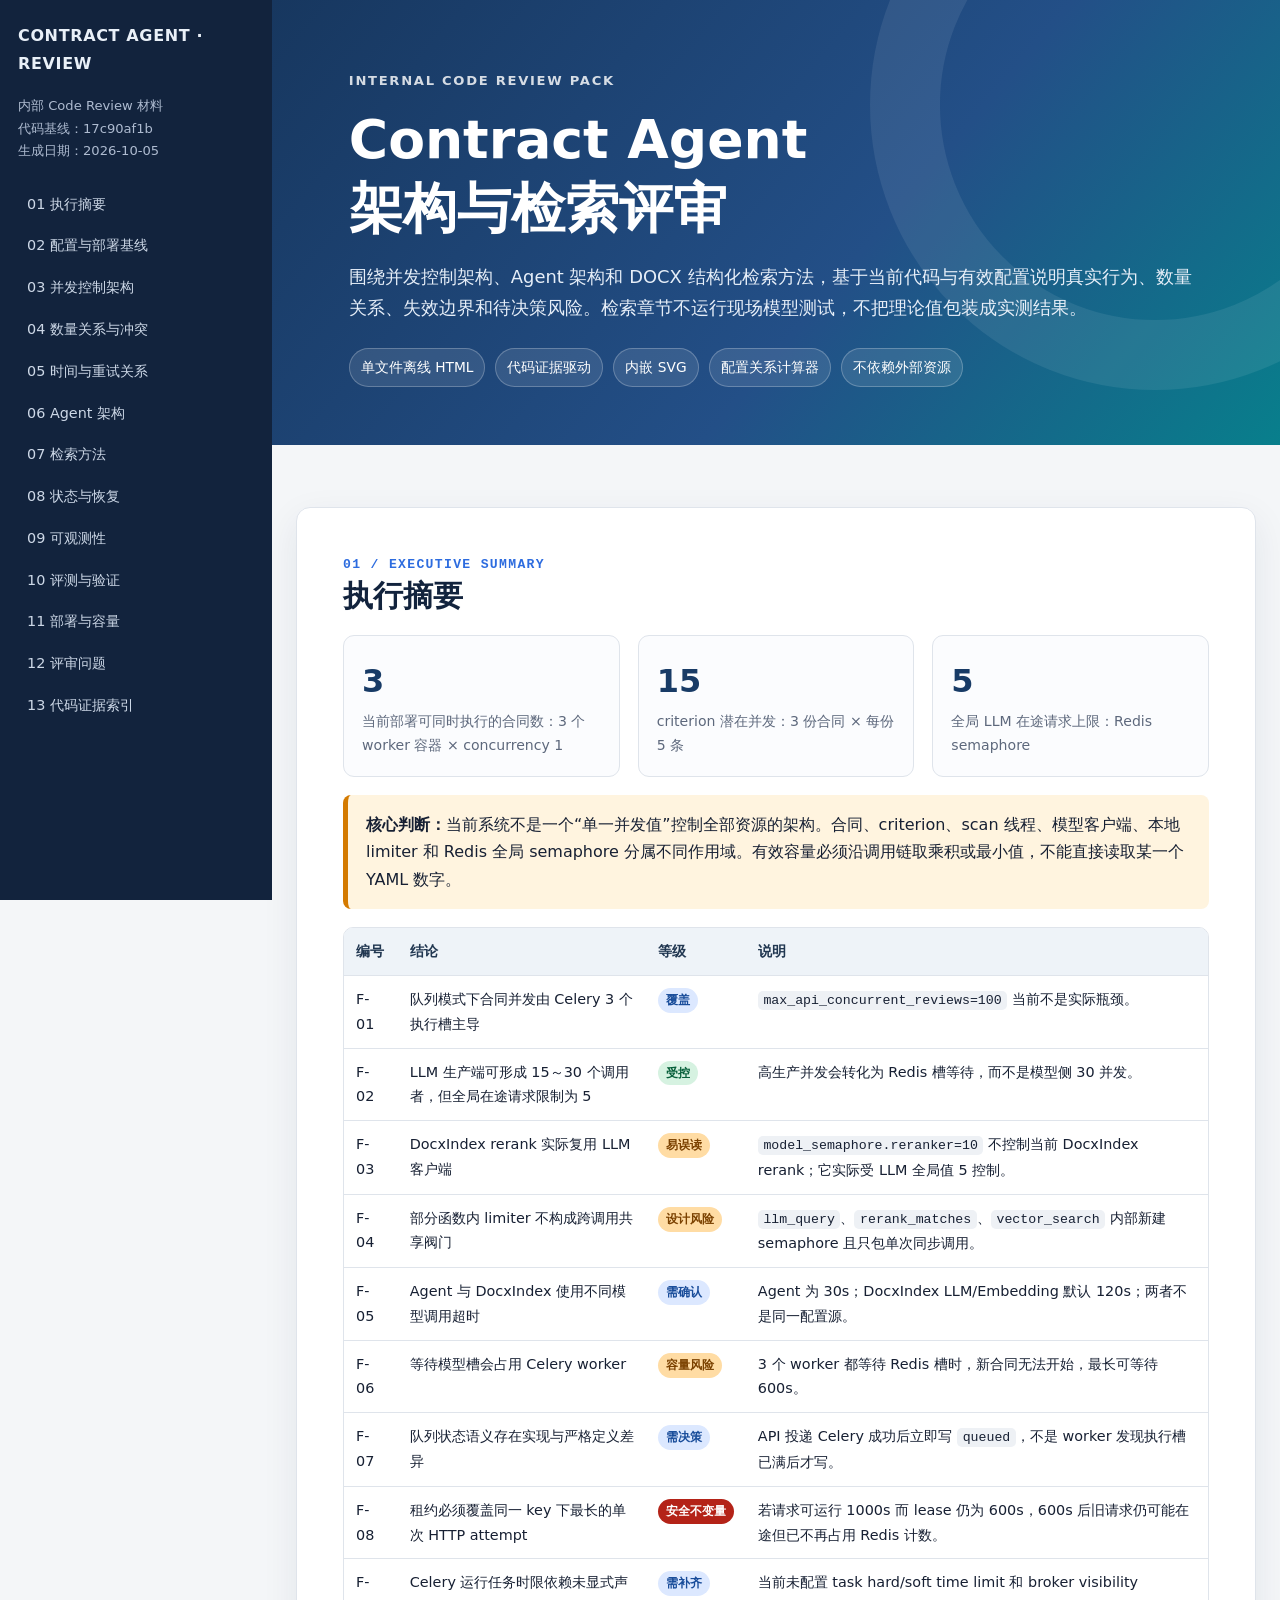
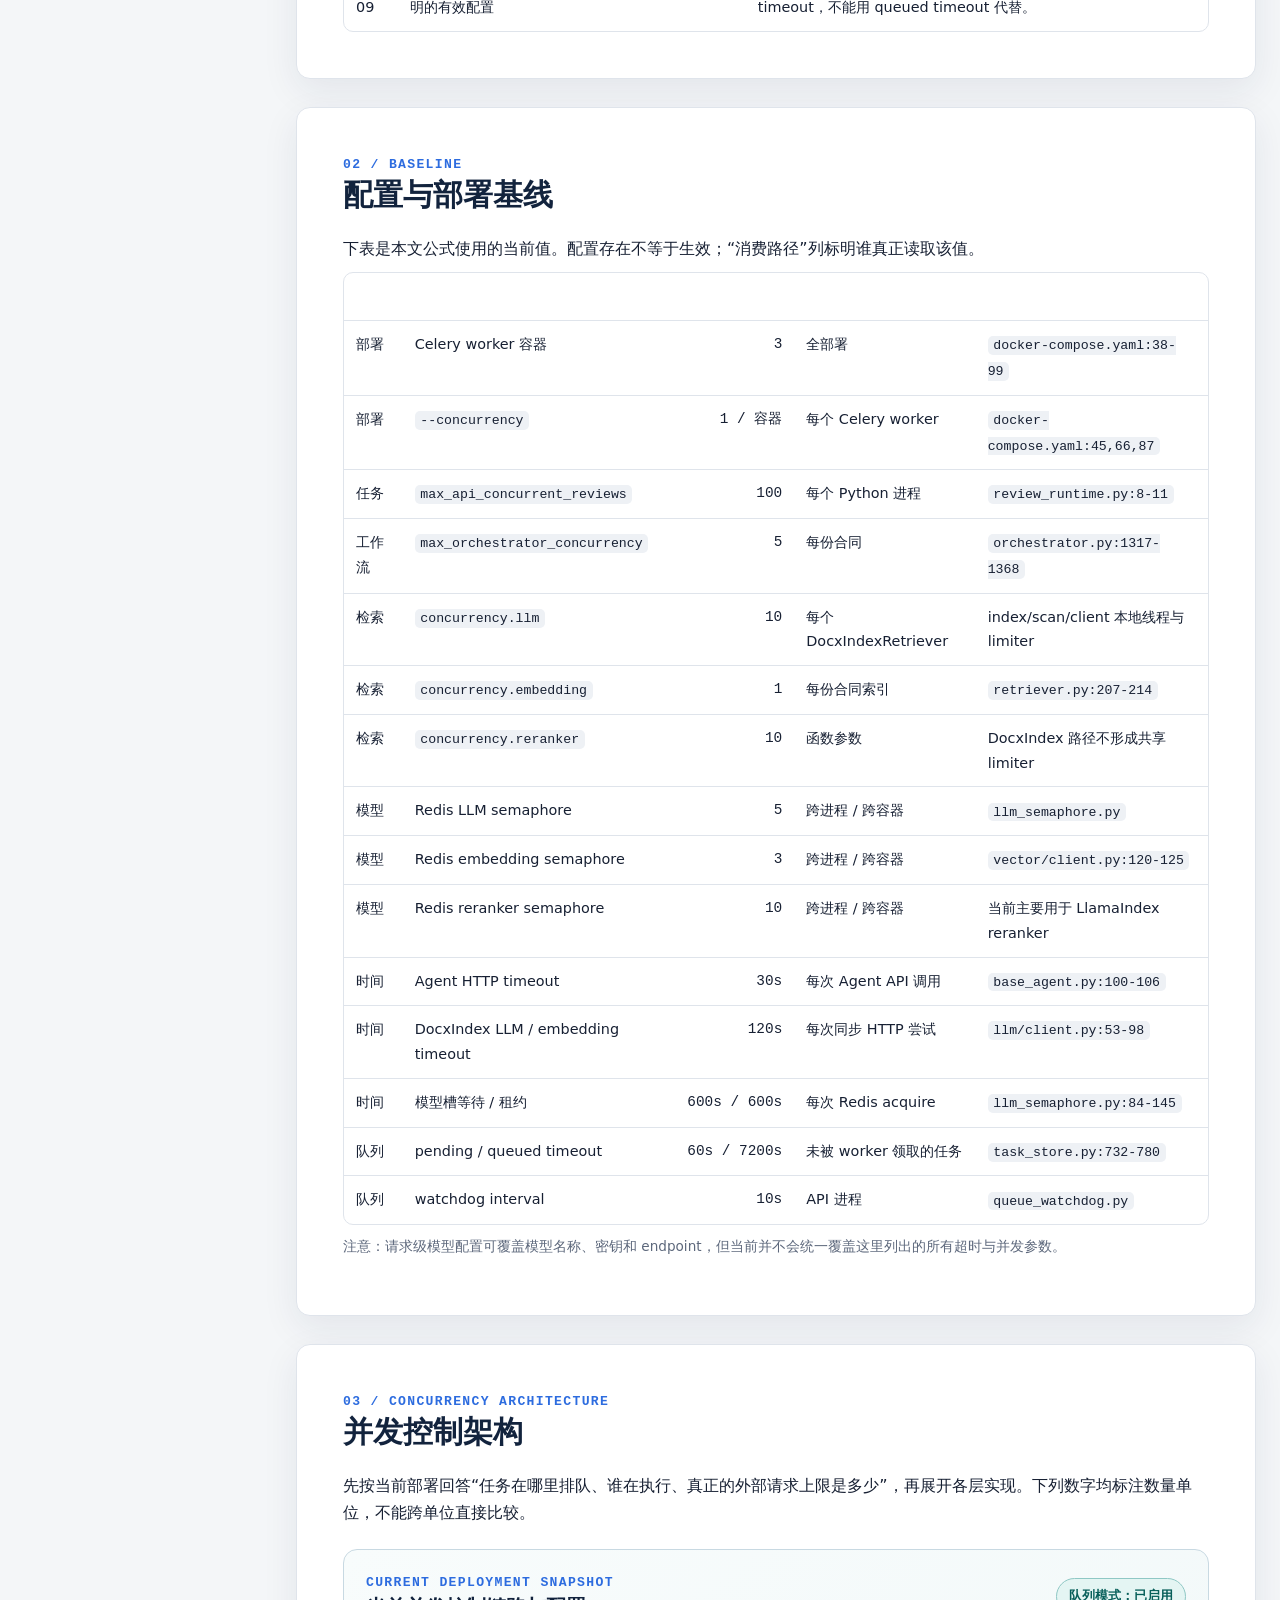
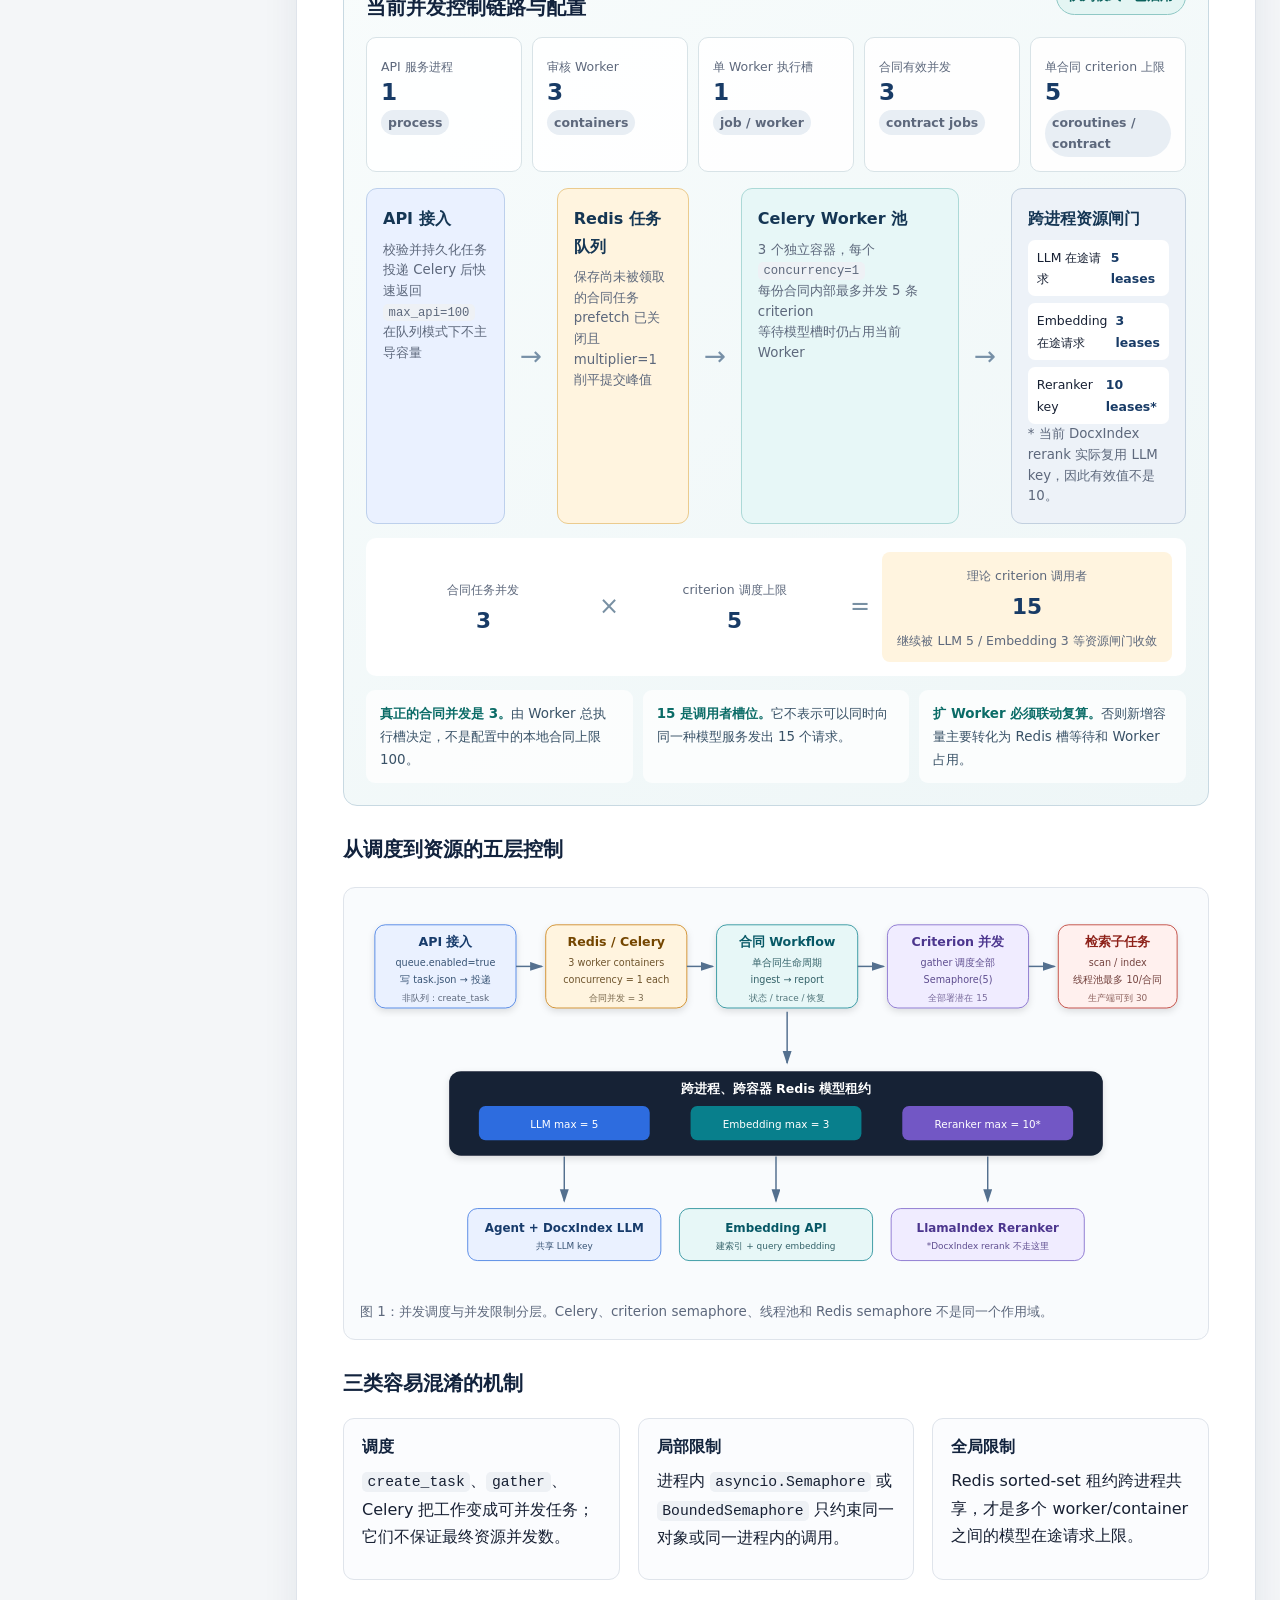
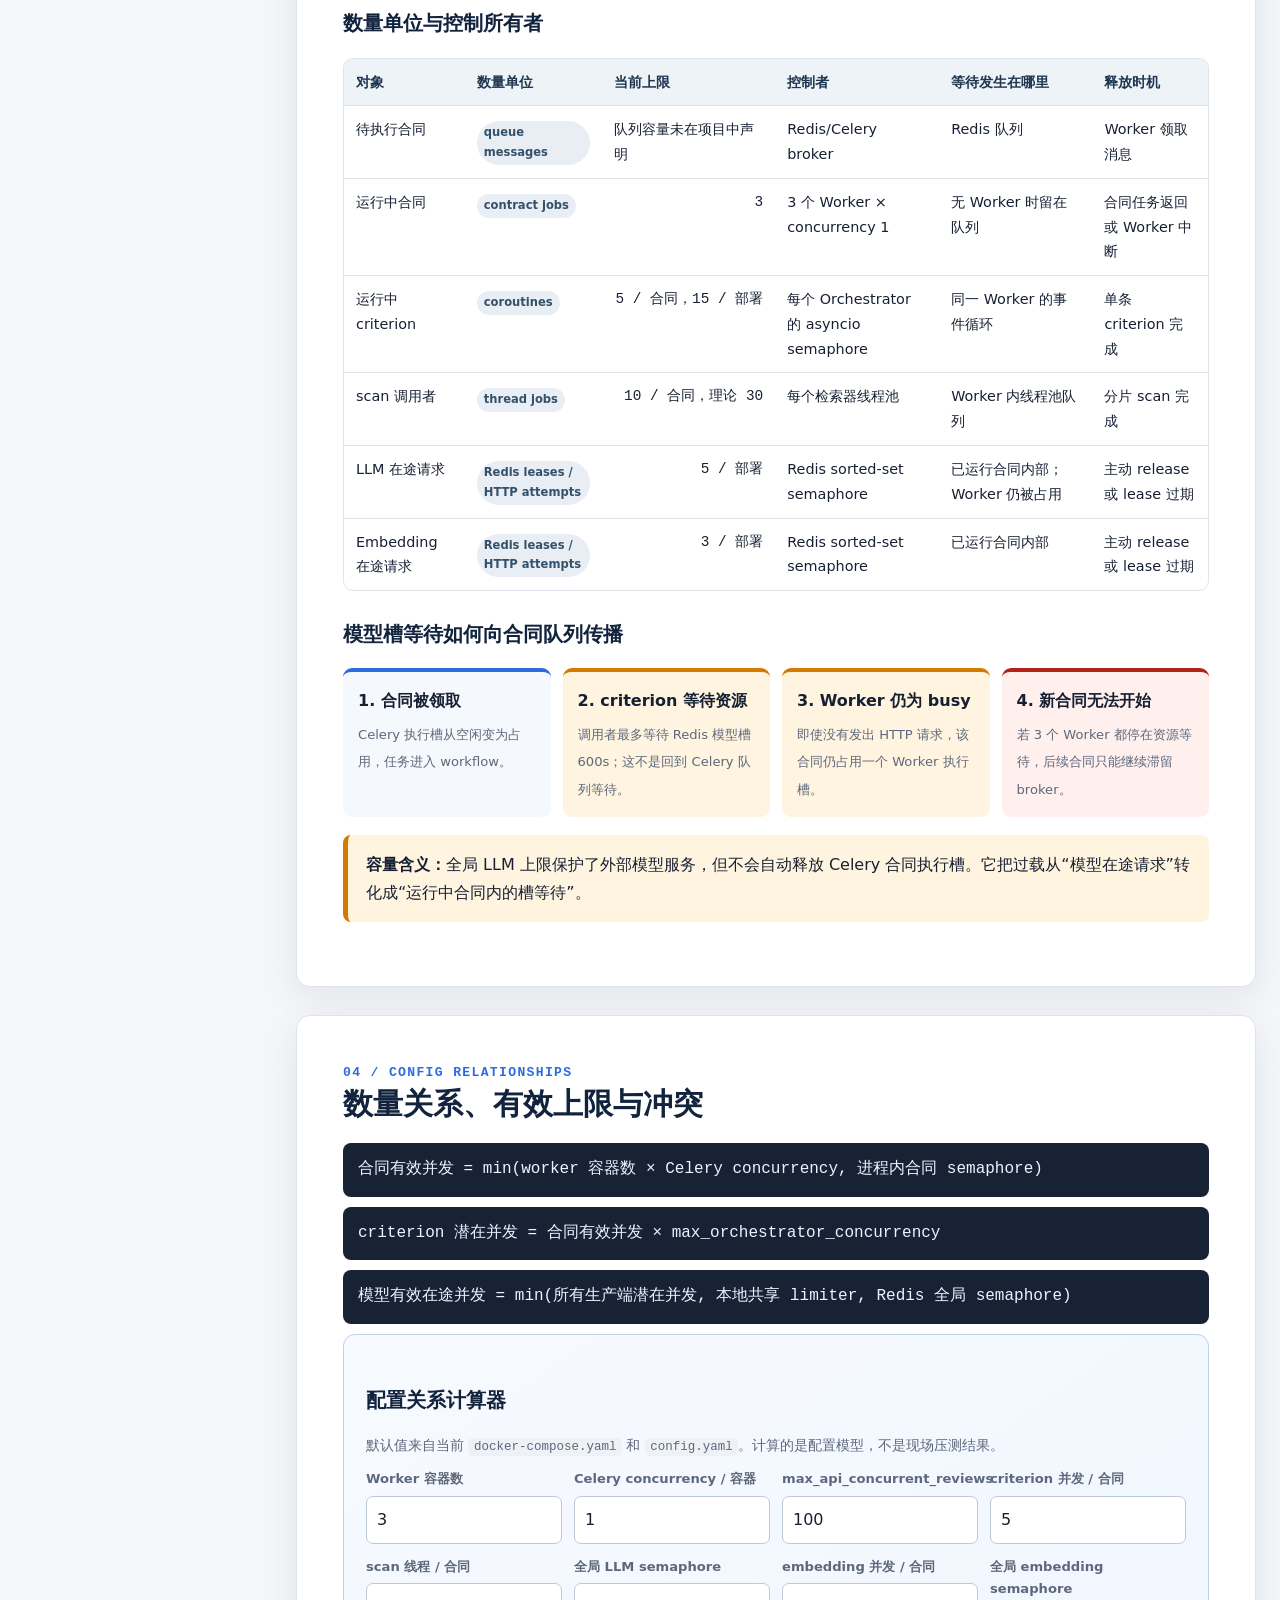
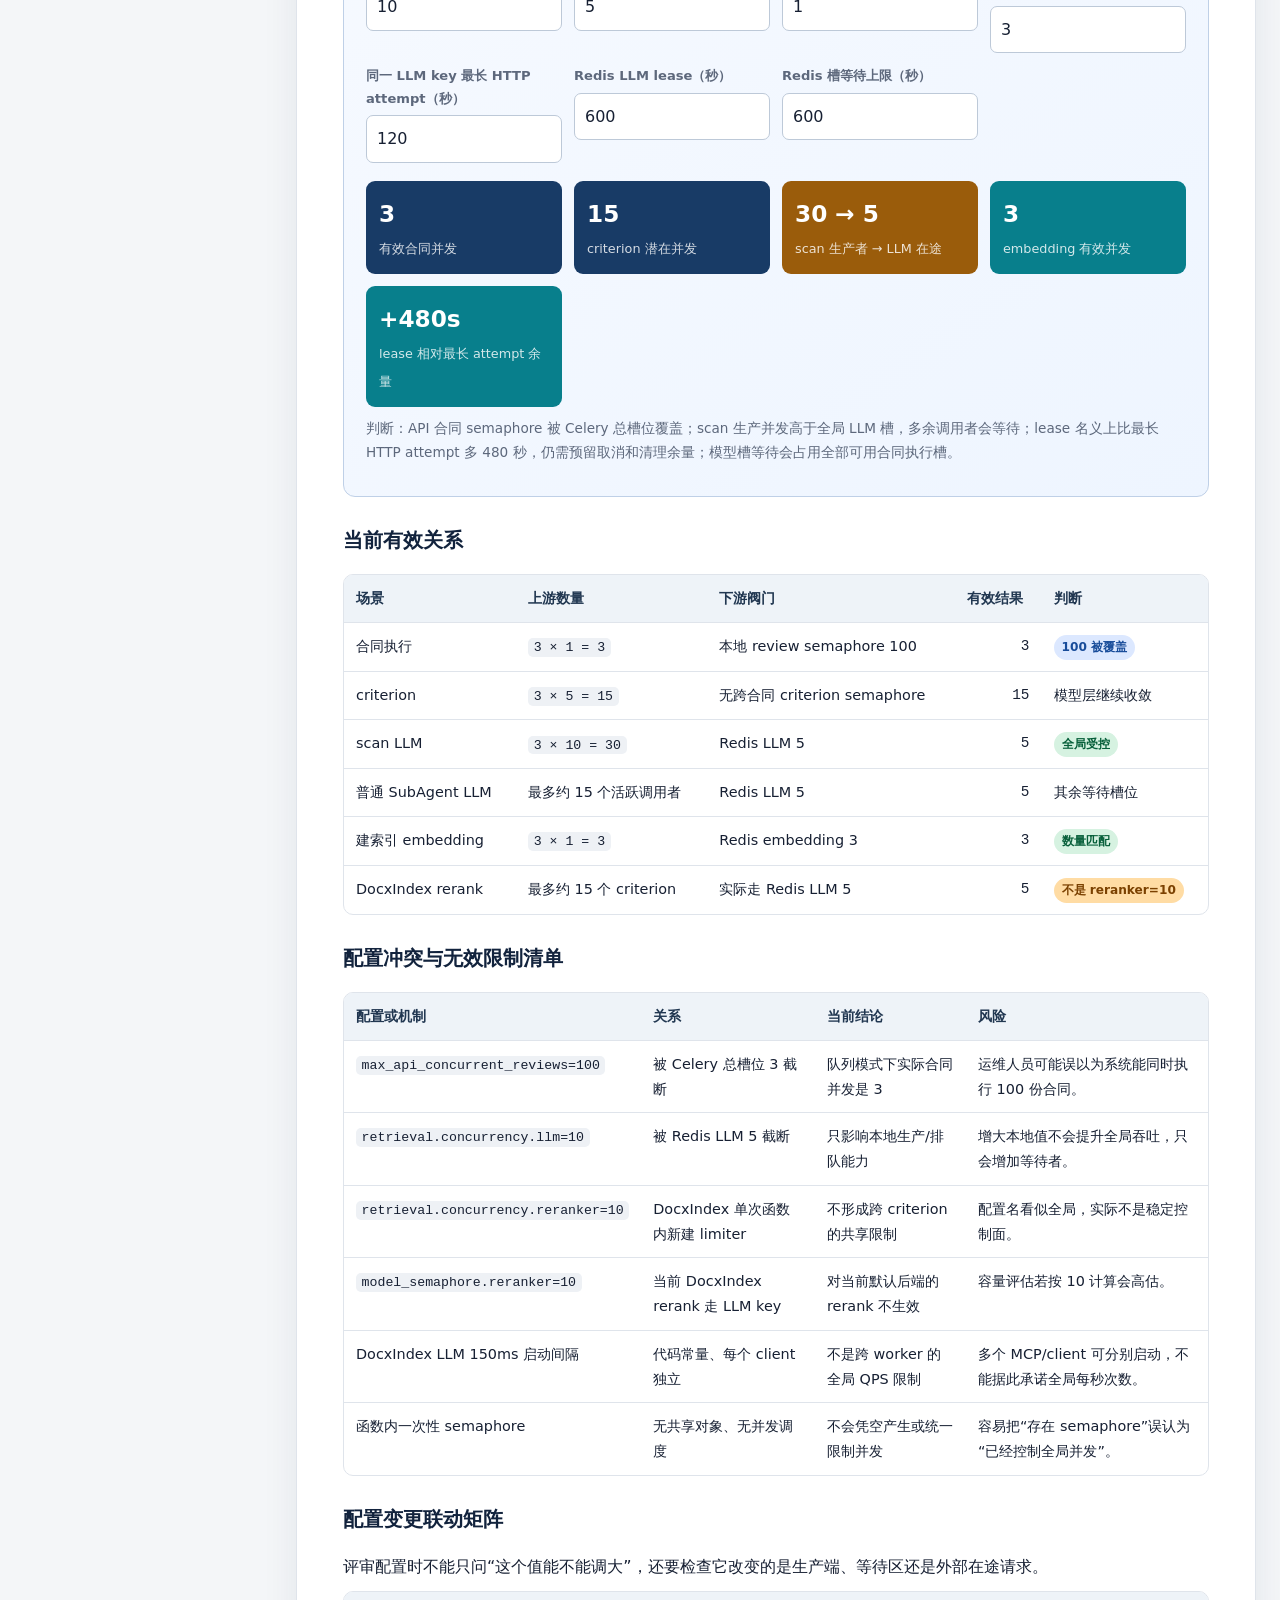
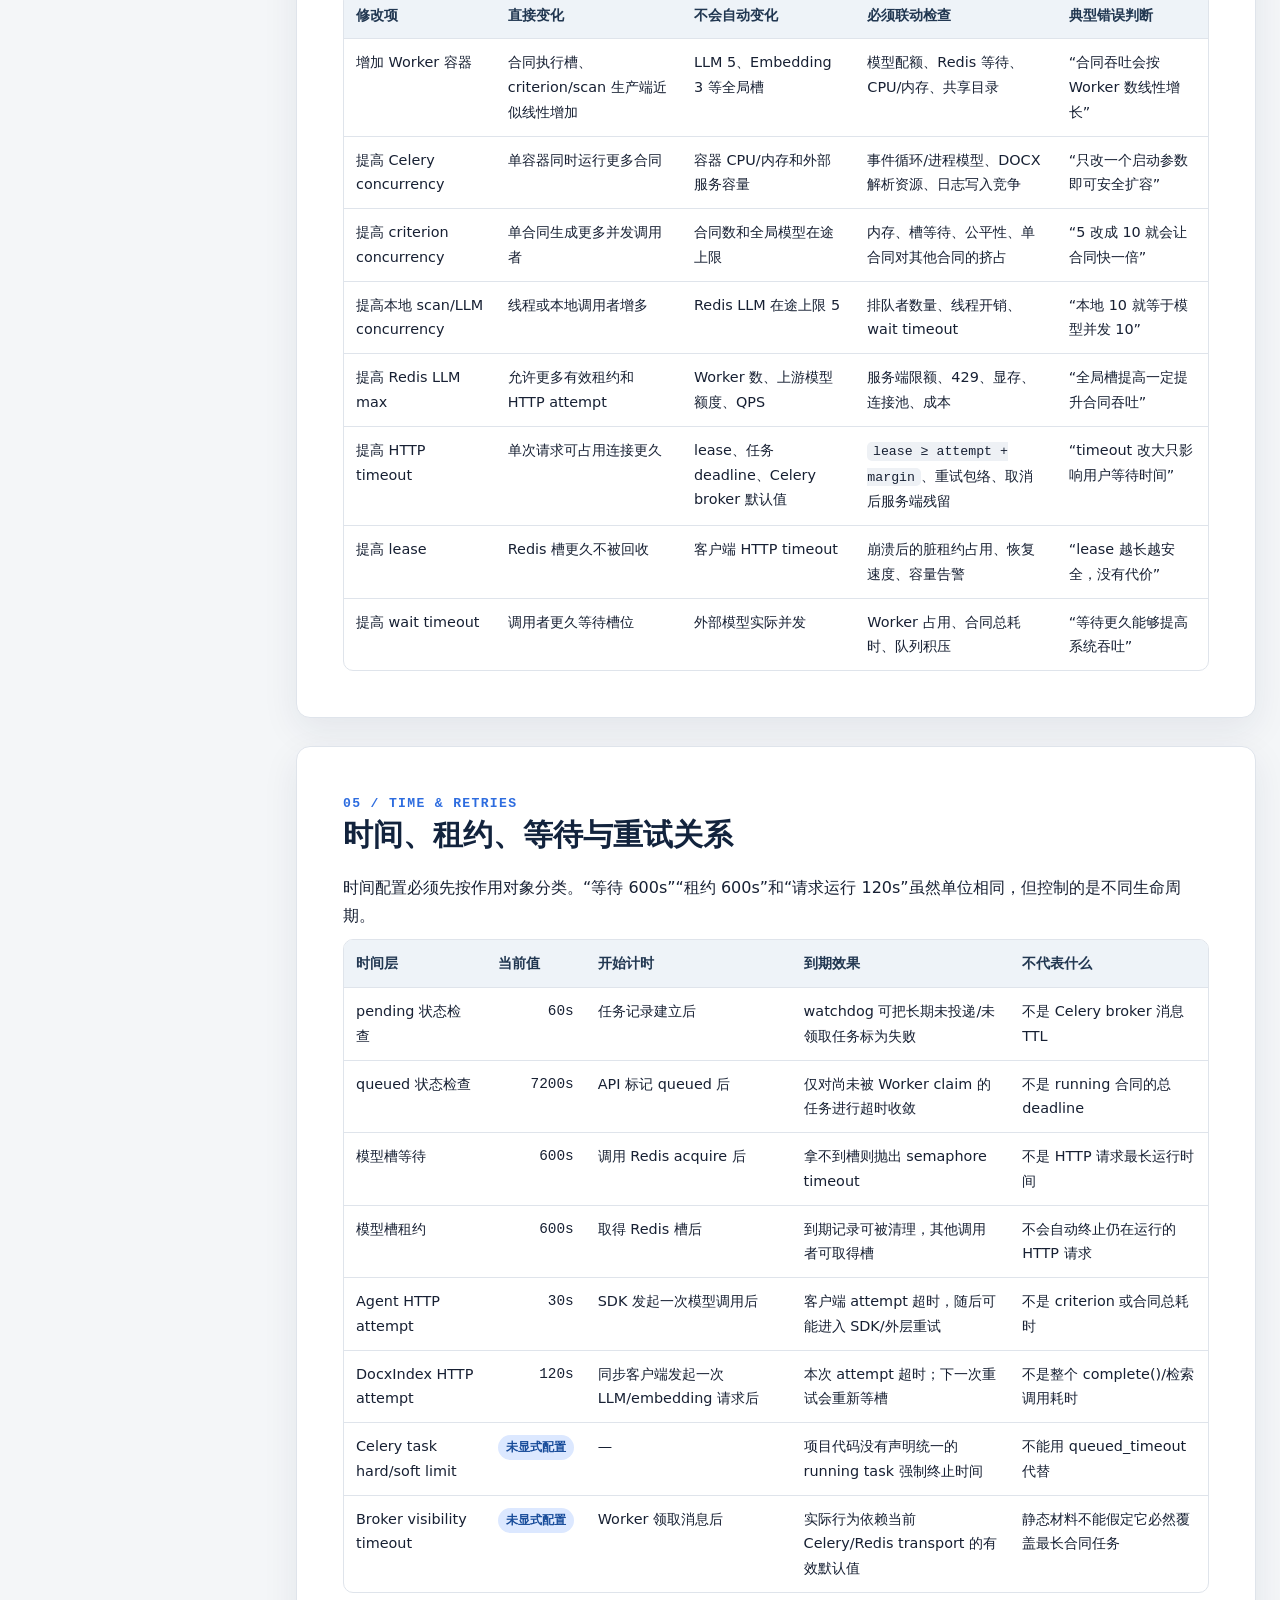
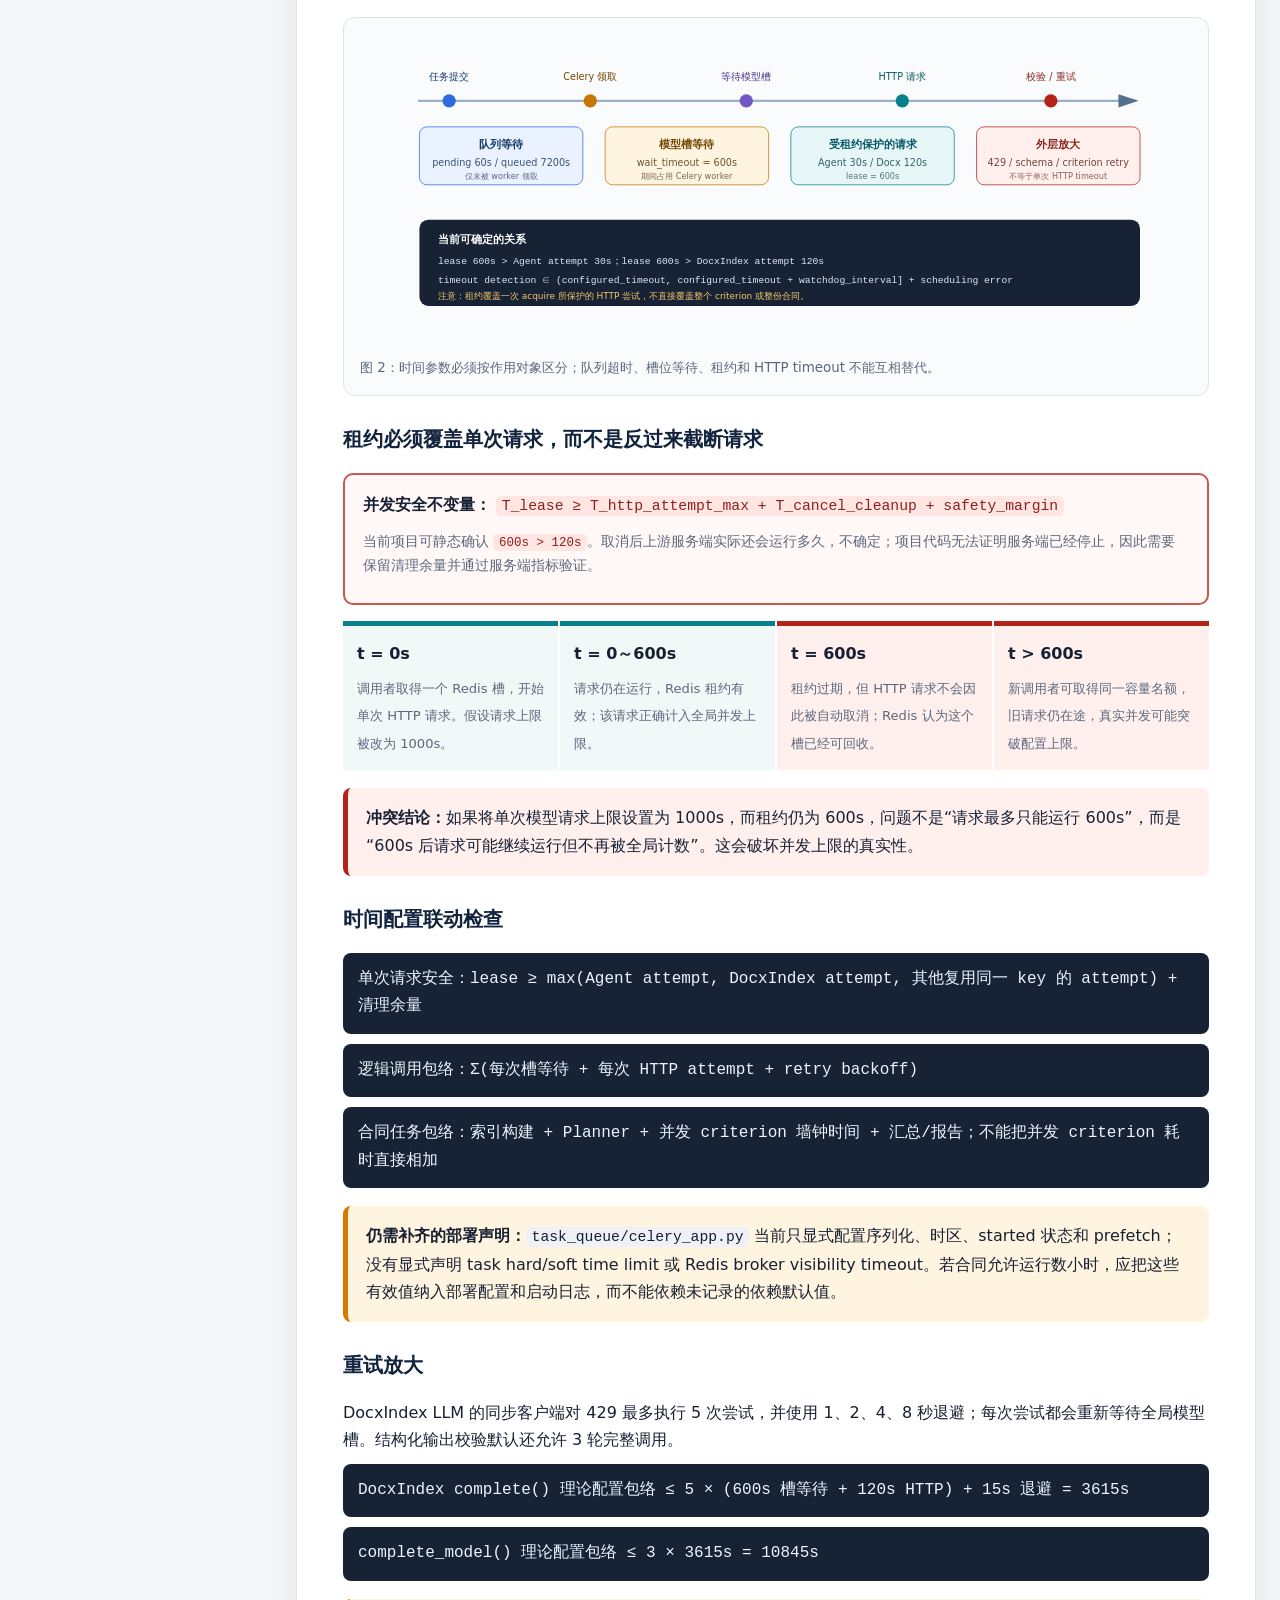
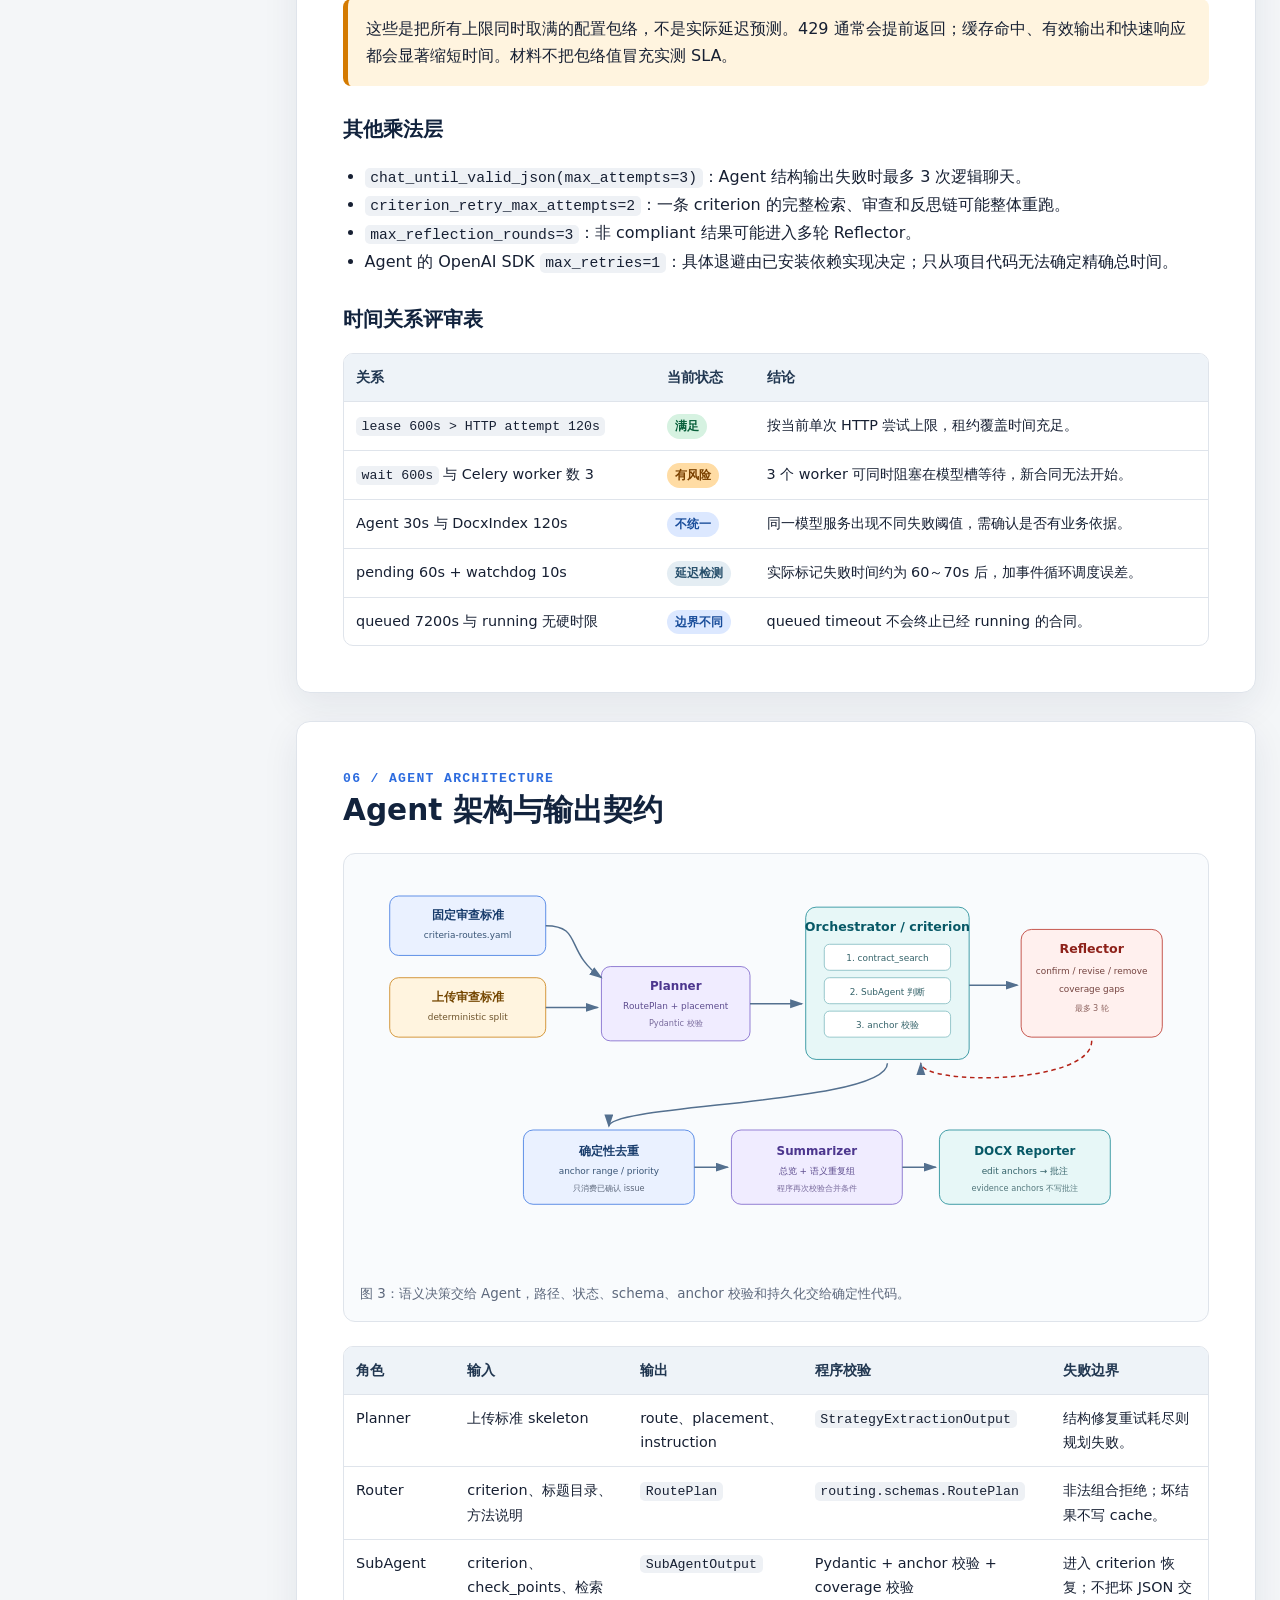
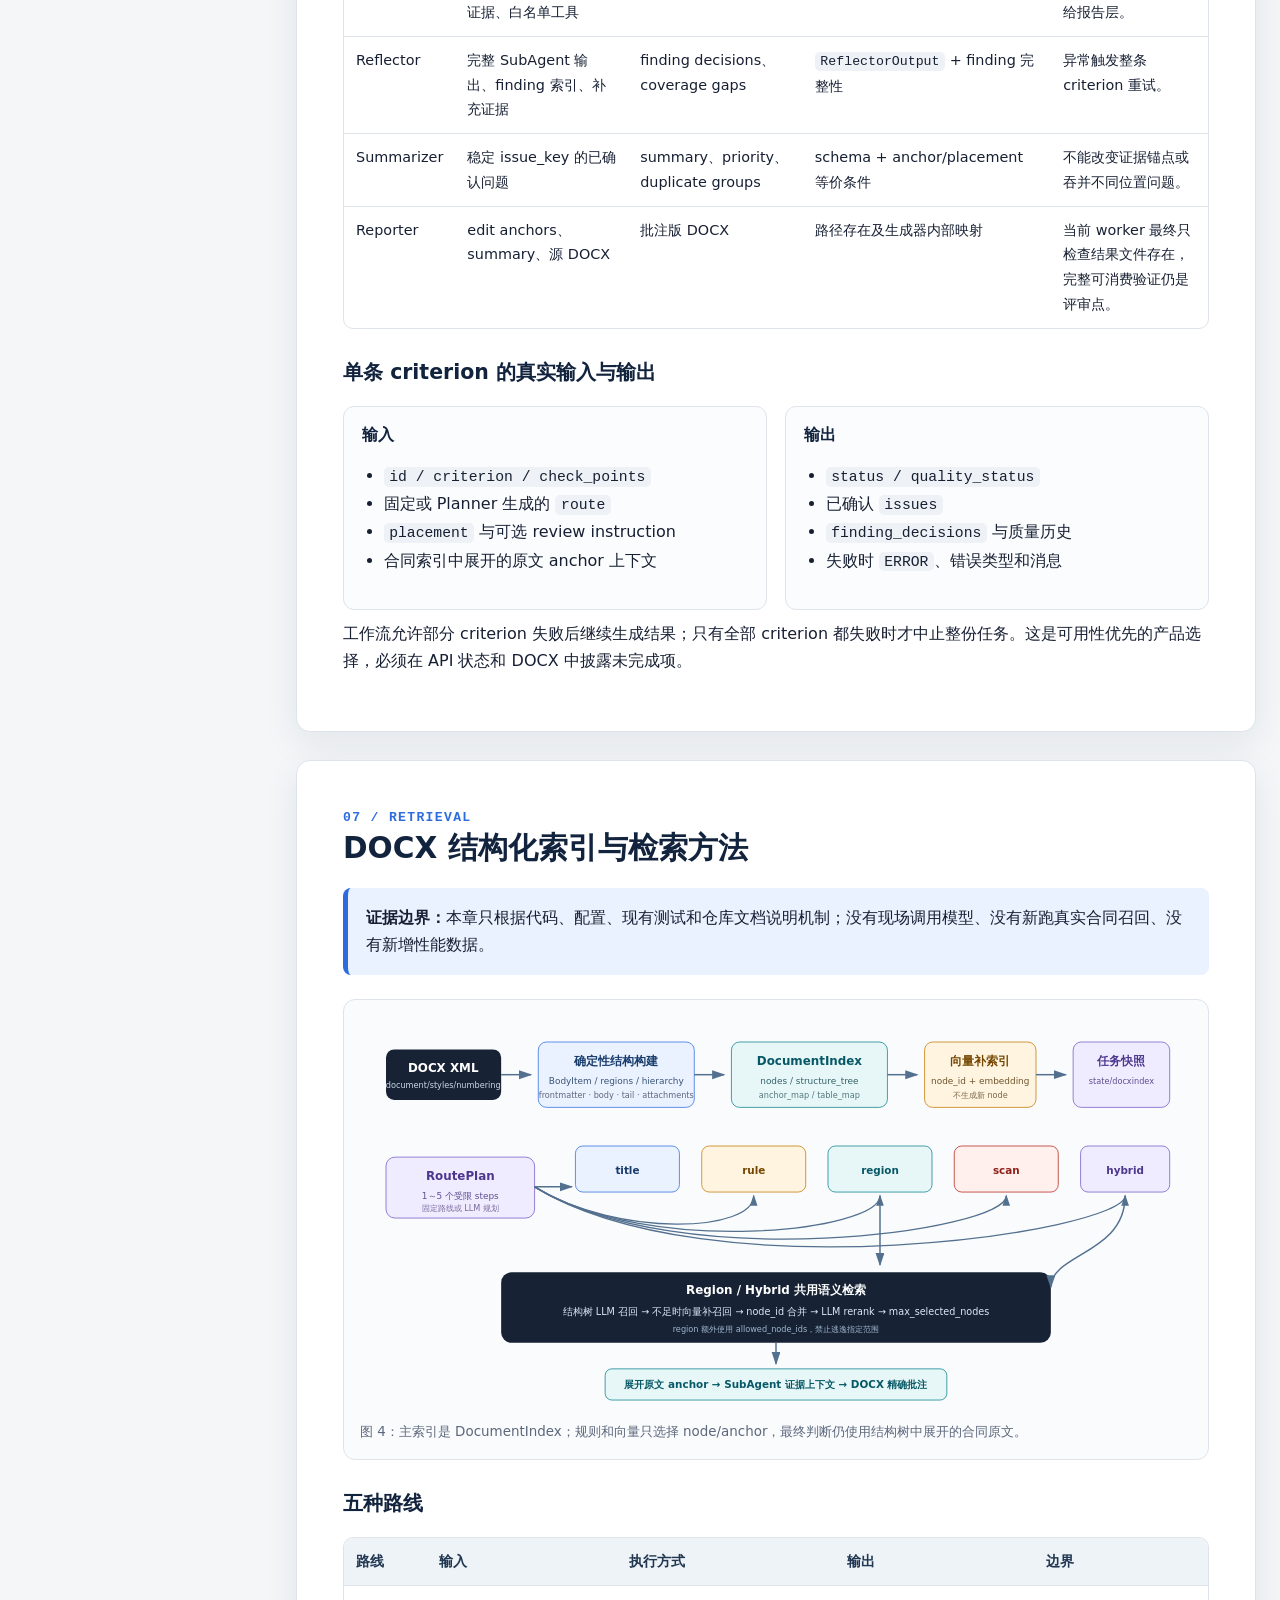
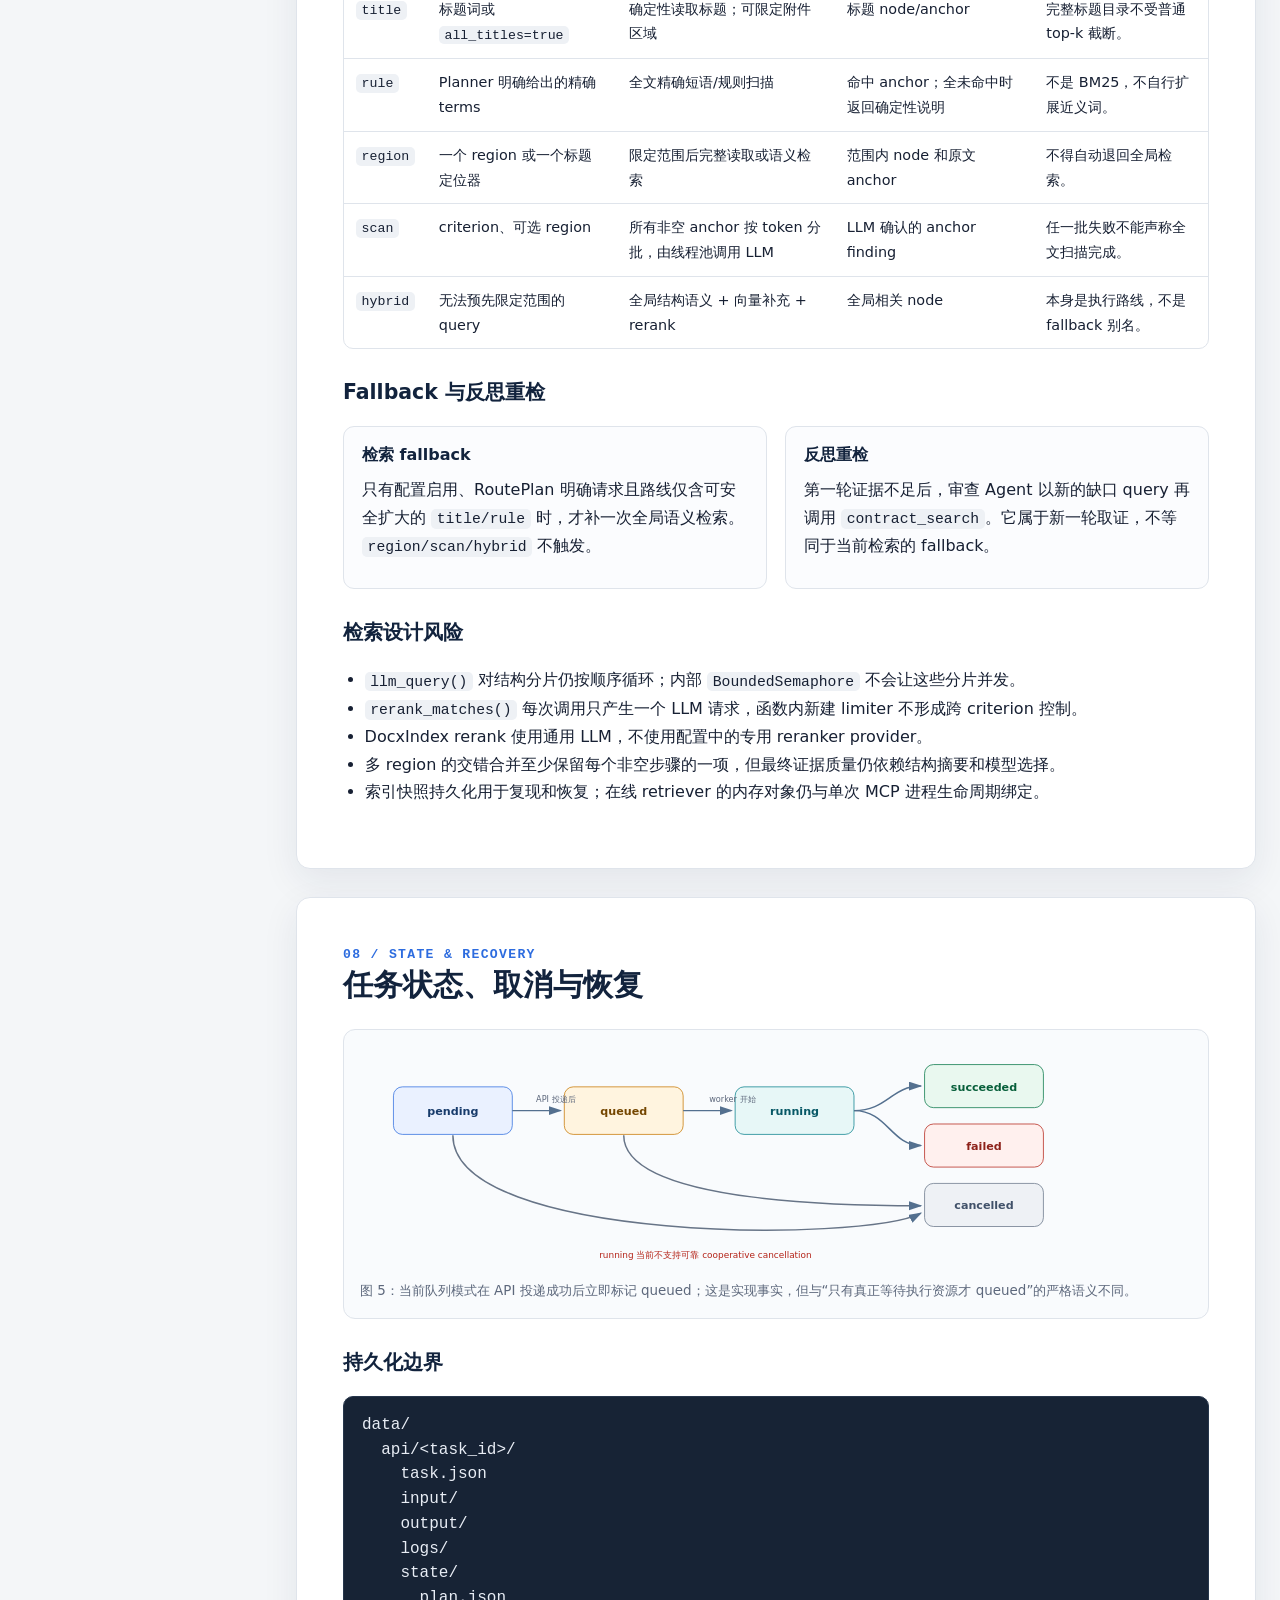
<file: docs/code-review/contract_agent_code_review.html>
<!doctype html>
<html lang="zh-CN">
<head>
  <meta charset="utf-8">
  <meta name="viewport" content="width=device-width, initial-scale=1">
  <title>Contract Agent 内部 Code Review 材料</title>
  <style>
    :root {
      --bg: #f4f6f8;
      --paper: #ffffff;
      --ink: #172033;
      --muted: #5d687c;
      --line: #dfe4eb;
      --navy: #183b66;
      --blue: #2d6cdf;
      --blue-soft: #eaf1ff;
      --teal: #087f8c;
      --teal-soft: #e7f7f7;
      --amber: #a15c00;
      --amber-soft: #fff4df;
      --red: #b42318;
      --red-soft: #fff0ee;
      --green: #067647;
      --green-soft: #e9f8ef;
      --shadow: 0 12px 36px rgba(28, 44, 72, 0.08);
      --radius: 14px;
      --mono: Consolas, "SFMono-Regular", Menlo, monospace;
      --sans: "Segoe UI", "Microsoft YaHei", system-ui, sans-serif;
    }

    * { box-sizing: border-box; }
    html { scroll-behavior: smooth; }
    body {
      margin: 0;
      color: var(--ink);
      background: var(--bg);
      font-family: var(--sans);
      line-height: 1.72;
    }
    a { color: var(--blue); text-decoration: none; }
    a:hover { text-decoration: underline; }
    code, pre { font-family: var(--mono); }
    code {
      padding: .12rem .35rem;
      border-radius: 5px;
      background: #eef1f5;
      font-size: .92em;
    }
    pre {
      overflow-x: auto;
      padding: 16px 18px;
      border: 1px solid #26364c;
      border-radius: 10px;
      color: #e8edf5;
      background: #172335;
      line-height: 1.55;
    }
    h1, h2, h3, h4 { line-height: 1.3; color: #12233d; }
    h1 { font-size: clamp(2rem, 5vw, 3.35rem); margin: 0 0 18px; }
    h2 { margin: 0 0 20px; font-size: 1.85rem; }
    h3 { margin-top: 30px; font-size: 1.28rem; }
    h4 { margin-bottom: 8px; }
    p { margin: 10px 0; }
    ul, ol { padding-left: 1.35rem; }

    .shell { display: grid; grid-template-columns: 272px minmax(0, 1fr); }
    .sidebar {
      position: sticky;
      top: 0;
      height: 100vh;
      padding: 22px 18px;
      overflow: auto;
      color: #e9f0f8;
      background: #12233d;
    }
    .sidebar .brand { margin-bottom: 18px; font-weight: 700; letter-spacing: .04em; }
    .sidebar .meta { color: #aebbd0; font-size: .82rem; }
    .sidebar nav { margin-top: 22px; }
    .sidebar nav a {
      display: block;
      margin: 3px 0;
      padding: 7px 9px;
      border-radius: 7px;
      color: #cdd8e7;
      font-size: .9rem;
    }
    .sidebar nav a:hover { color: #fff; background: rgba(255,255,255,.08); text-decoration: none; }
    .main { min-width: 0; }
    .hero {
      position: relative;
      overflow: hidden;
      padding: 70px clamp(24px, 6vw, 90px) 58px;
      color: #fff;
      background: linear-gradient(130deg, #17375f 0%, #234f87 58%, #087f8c 100%);
    }
    .hero::after {
      content: "";
      position: absolute;
      width: 430px;
      height: 430px;
      right: -160px;
      top: -180px;
      border: 70px solid rgba(255,255,255,.08);
      border-radius: 50%;
    }
    .hero h1, .hero h2 { color: #fff; }
    .hero .lead { max-width: 920px; color: #e6eef8; font-size: 1.12rem; }
    .eyebrow { margin-bottom: 12px; font-size: .82rem; font-weight: 700; letter-spacing: .13em; text-transform: uppercase; opacity: .82; }
    .badges { display: flex; flex-wrap: wrap; gap: 10px; margin-top: 24px; }
    .badge { padding: 7px 11px; border: 1px solid rgba(255,255,255,.24); border-radius: 999px; background: rgba(255,255,255,.1); font-size: .86rem; }

    .content { width: min(1180px, calc(100% - 48px)); margin: 0 auto; padding: 34px 0 80px; }
    .section {
      margin: 28px 0;
      padding: clamp(24px, 4vw, 46px);
      border: 1px solid var(--line);
      border-radius: var(--radius);
      background: var(--paper);
      box-shadow: var(--shadow);
    }
    .section-number { color: var(--blue); font-family: var(--mono); font-size: .82rem; font-weight: 700; letter-spacing: .1em; }
    .grid { display: grid; gap: 18px; }
    .grid.two { grid-template-columns: repeat(2, minmax(0, 1fr)); }
    .grid.three { grid-template-columns: repeat(3, minmax(0, 1fr)); }
    .card { padding: 18px; border: 1px solid var(--line); border-radius: 11px; background: #fbfcfe; }
    .card h3, .card h4 { margin-top: 0; }
    .metric { font-size: 2rem; font-weight: 750; color: var(--navy); }
    .metric-label { color: var(--muted); font-size: .88rem; }
    .callout { margin: 18px 0; padding: 16px 18px; border-left: 5px solid var(--blue); border-radius: 8px; background: var(--blue-soft); }
    .callout.warn { border-left-color: #d47a00; background: var(--amber-soft); }
    .callout.danger { border-left-color: var(--red); background: var(--red-soft); }
    .callout.ok { border-left-color: var(--green); background: var(--green-soft); }
    .tag { display: inline-block; padding: 2px 8px; border-radius: 999px; font-size: .76rem; font-weight: 700; white-space: nowrap; }
    .tag.blocker { color: #fff; background: var(--red); }
    .tag.risk { color: #7b4100; background: #ffdca4; }
    .tag.review { color: #184c9a; background: #dce8ff; }
    .tag.ok { color: #075f3a; background: #d6f2e1; }
    .tag.info { color: #28506c; background: #e4edf3; }

    .table-wrap { overflow-x: auto; border: 1px solid var(--line); border-radius: 10px; }
    table { width: 100%; border-collapse: collapse; font-size: .9rem; }
    th, td { padding: 11px 12px; border-bottom: 1px solid var(--line); text-align: left; vertical-align: top; }
    th { position: sticky; top: 0; color: #213751; background: #eef3f8; white-space: nowrap; }
    tr:last-child td { border-bottom: 0; }
    .number { text-align: right; font-family: var(--mono); white-space: nowrap; }
    .path { font-family: var(--mono); font-size: .82rem; color: #334b68; }

    .figure { margin: 24px 0; padding: 16px; border: 1px solid var(--line); border-radius: 12px; background: #f9fbfd; }
    .figure svg { display: block; width: 100%; height: auto; }
    .caption { margin-top: 10px; color: var(--muted); font-size: .84rem; }

    .calculator { padding: 22px; border: 1px solid #bfd0e7; border-radius: 12px; background: linear-gradient(145deg, #f7faff, #eef5ff); }
    .calc-grid { display: grid; grid-template-columns: repeat(4, minmax(150px, 1fr)); gap: 12px; }
    .field label { display: block; margin-bottom: 5px; color: var(--muted); font-size: .82rem; font-weight: 650; }
    .field input {
      width: 100%;
      padding: 9px 10px;
      border: 1px solid #bdc9d8;
      border-radius: 7px;
      background: #fff;
      color: var(--ink);
      font: inherit;
    }
    .outputs { display: grid; grid-template-columns: repeat(4, minmax(0, 1fr)); gap: 12px; margin-top: 18px; }
    .output { padding: 13px; border-radius: 9px; color: #fff; background: var(--navy); }
    .output strong { display: block; font-size: 1.45rem; }
    .output span { font-size: .8rem; opacity: .82; }
    .output.accent { background: var(--teal); }
    .output.warn { background: #9a5c0b; }

    .formula { margin: 10px 0; padding: 13px 15px; border-radius: 8px; background: #172335; color: #edf4ff; font-family: var(--mono); overflow-x: auto; }
    .checklist { list-style: none; padding: 0; }
    .checklist li { position: relative; padding: 6px 0 6px 27px; }
    .checklist li::before { content: "✓"; position: absolute; left: 0; color: var(--green); font-weight: 800; }
    .evidence-list li { margin-bottom: 8px; }
    .small { color: var(--muted); font-size: .85rem; }

    .snapshot {
      margin: 22px 0 28px;
      padding: 22px;
      border: 1px solid #c8d9e2;
      border-radius: 14px;
      background: linear-gradient(145deg, #f8fcfc, #eef6f7);
    }
    .snapshot-head { display: flex; align-items: center; justify-content: space-between; gap: 16px; margin-bottom: 16px; }
    .snapshot-head h3 { margin: 0; }
    .mode-pill { padding: 6px 12px; border: 1px solid #8fc8c5; border-radius: 999px; color: #075f5a; background: #e4f5f3; font-size: .82rem; font-weight: 750; white-space: nowrap; }
    .snapshot-metrics { display: grid; grid-template-columns: repeat(5, minmax(0, 1fr)); gap: 10px; }
    .snapshot-metric { padding: 14px; border: 1px solid #d8e3e7; border-radius: 10px; background: rgba(255,255,255,.9); }
    .snapshot-metric strong { display: block; color: var(--navy); font-size: 1.45rem; line-height: 1.15; }
    .snapshot-metric span { color: var(--muted); font-size: .78rem; }
    .control-chain { display: grid; grid-template-columns: 1.05fr 36px 1fr 36px 1.65fr 36px 1.2fr; align-items: stretch; gap: 8px; margin-top: 16px; }
    .chain-node { padding: 16px; border: 1px solid var(--line); border-radius: 11px; background: #fff; }
    .chain-node.api { background: #eaf1ff; border-color: #bdd0ec; }
    .chain-node.queue { background: #fff4df; border-color: #ebcb8e; }
    .chain-node.worker { background: #e7f7f7; border-color: #acd9d7; }
    .chain-node.gate { background: #edf2f8; border-color: #c2d0df; }
    .chain-node strong { display: block; margin-bottom: 7px; color: #153654; }
    .chain-node small { display: block; color: var(--muted); line-height: 1.55; }
    .chain-arrow { display: grid; place-items: center; color: #7790a7; font-size: 1.65rem; }
    .gate-row { display: flex; justify-content: space-between; gap: 8px; margin-top: 7px; padding: 7px 9px; border-radius: 7px; background: #fff; font-size: .78rem; }
    .gate-row b { color: var(--navy); }
    .equation-strip { display: grid; grid-template-columns: 1fr auto 1fr auto 1.4fr; align-items: center; gap: 12px; margin-top: 14px; padding: 14px; border-radius: 10px; background: #fff; text-align: center; }
    .equation-strip strong { display: block; color: var(--navy); font-size: 1.35rem; }
    .equation-strip span { color: var(--muted); font-size: .78rem; }
    .equation-strip .operator { color: #7890a3; font-size: 1.5rem; }
    .equation-strip .result { padding: 9px; border-radius: 8px; background: var(--amber-soft); }
    .insight-list { display: grid; grid-template-columns: repeat(3, minmax(0, 1fr)); gap: 10px; margin-top: 14px; }
    .insight { padding: 12px 14px; border-radius: 9px; background: rgba(255,255,255,.75); color: #395267; font-size: .84rem; }
    .insight strong { color: #0b6c67; }
    .unit { display: inline-block; margin-top: 4px; padding: 2px 7px; border-radius: 999px; color: #34516b; background: #e8eef4; font-size: .72rem; font-weight: 700; }
    .propagation { display: grid; grid-template-columns: repeat(4, minmax(0, 1fr)); gap: 12px; margin: 18px 0; }
    .propagation .step { position: relative; padding: 15px; border-top: 4px solid var(--blue); border-radius: 9px; background: #f5f8fc; }
    .propagation .step.block { border-top-color: #d47a00; background: var(--amber-soft); }
    .propagation .step.risk { border-top-color: var(--red); background: var(--red-soft); }
    .propagation .step strong { display: block; margin-bottom: 5px; }
    .propagation .step span { color: var(--muted); font-size: .82rem; }
    .safety-rule { margin: 14px 0; padding: 16px 18px; border: 2px solid #cc574e; border-radius: 10px; background: #fff8f7; }
    .safety-rule code { color: #8d2119; background: #ffe6e2; }
    .lease-sequence { display: grid; grid-template-columns: repeat(4, minmax(0, 1fr)); gap: 2px; margin: 16px 0; }
    .lease-sequence > div { min-height: 118px; padding: 14px; border-top: 5px solid var(--teal); background: #f0f8f8; }
    .lease-sequence > div:nth-child(3), .lease-sequence > div:nth-child(4) { border-top-color: var(--red); background: var(--red-soft); }
    .lease-sequence strong { display: block; margin-bottom: 6px; }
    .lease-sequence span { color: var(--muted); font-size: .82rem; }

    @media (max-width: 980px) {
      .shell { display: block; }
      .sidebar { position: relative; width: 100%; height: auto; }
      .sidebar nav { display: grid; grid-template-columns: repeat(2, minmax(0, 1fr)); }
      .grid.two, .grid.three, .calc-grid, .outputs, .snapshot-metrics, .insight-list, .propagation { grid-template-columns: 1fr 1fr; }
      .control-chain { grid-template-columns: 1fr; }
      .chain-arrow { transform: rotate(90deg); }
    }
    @media (max-width: 640px) {
      .content { width: min(100% - 22px, 1180px); }
      .hero { padding: 44px 18px; }
      .section { padding: 21px 16px; }
      .grid.two, .grid.three, .calc-grid, .outputs, .sidebar nav, .snapshot-metrics, .insight-list, .propagation, .lease-sequence { grid-template-columns: 1fr; }
      .snapshot-head { align-items: flex-start; flex-direction: column; }
      .equation-strip { grid-template-columns: 1fr; }
    }
    @media print {
      body { background: #fff; }
      .shell { display: block; }
      .sidebar, .calculator { display: none !important; }
      .hero { color: #111; background: #fff; padding: 22px 0; }
      .hero h1, .hero h2, .hero .lead { color: #111; }
      .content { width: 100%; padding: 0; }
      .section { break-inside: avoid; margin: 12px 0; box-shadow: none; }
      .figure { break-inside: avoid; }
    }
  </style>
</head>
<body>
  <div class="shell">
    <aside class="sidebar">
      <div class="brand">CONTRACT AGENT · REVIEW</div>
      <div class="meta">内部 Code Review 材料<br>代码基线：17c90af1b<br>生成日期：2026-10-05</div>
      <nav aria-label="章节导航">
        <a href="#executive">01 执行摘要</a>
        <a href="#baseline">02 配置与部署基线</a>
        <a href="#concurrency">03 并发控制架构</a>
        <a href="#relations">04 数量关系与冲突</a>
        <a href="#timing">05 时间与重试关系</a>
        <a href="#agent">06 Agent 架构</a>
        <a href="#retrieval">07 检索方法</a>
        <a href="#state">08 状态与恢复</a>
        <a href="#observability">09 可观测性</a>
        <a href="#evaluation">10 评测与验证</a>
        <a href="#deployment">11 部署与容量</a>
        <a href="#questions">12 评审问题</a>
        <a href="#evidence">13 代码证据索引</a>
      </nav>
    </aside>

    <main class="main">
      <header class="hero">
        <div class="eyebrow">Internal code review pack</div>
        <h1>Contract Agent<br>架构与检索评审</h1>
        <p class="lead">围绕并发控制架构、Agent 架构和 DOCX 结构化检索方法，基于当前代码与有效配置说明真实行为、数量关系、失效边界和待决策风险。检索章节不运行现场模型测试，不把理论值包装成实测结果。</p>
        <div class="badges">
          <span class="badge">单文件离线 HTML</span>
          <span class="badge">代码证据驱动</span>
          <span class="badge">内嵌 SVG</span>
          <span class="badge">配置关系计算器</span>
          <span class="badge">不依赖外部资源</span>
        </div>
      </header>

      <div class="content">
        <section class="section" id="executive">
          <div class="section-number">01 / EXECUTIVE SUMMARY</div>
          <h2>执行摘要</h2>
          <div class="grid three">
            <div class="card"><div class="metric">3</div><div class="metric-label">当前部署可同时执行的合同数：3 个 worker 容器 × concurrency 1</div></div>
            <div class="card"><div class="metric">15</div><div class="metric-label">criterion 潜在并发：3 份合同 × 每份 5 条</div></div>
            <div class="card"><div class="metric">5</div><div class="metric-label">全局 LLM 在途请求上限：Redis semaphore</div></div>
          </div>

          <div class="callout warn">
            <strong>核心判断：</strong>当前系统不是一个“单一并发值”控制全部资源的架构。合同、criterion、scan 线程、模型客户端、本地 limiter 和 Redis 全局 semaphore 分属不同作用域。有效容量必须沿调用链取乘积或最小值，不能直接读取某一个 YAML 数字。
          </div>

          <div class="table-wrap">
            <table>
              <thead><tr><th>编号</th><th>结论</th><th>等级</th><th>说明</th></tr></thead>
              <tbody>
                <tr><td>F-01</td><td>队列模式下合同并发由 Celery 3 个执行槽主导</td><td><span class="tag review">覆盖</span></td><td><code>max_api_concurrent_reviews=100</code> 当前不是实际瓶颈。</td></tr>
                <tr><td>F-02</td><td>LLM 生产端可形成 15～30 个调用者，但全局在途请求限制为 5</td><td><span class="tag ok">受控</span></td><td>高生产并发会转化为 Redis 槽等待，而不是模型侧 30 并发。</td></tr>
                <tr><td>F-03</td><td>DocxIndex rerank 实际复用 LLM 客户端</td><td><span class="tag risk">易误读</span></td><td><code>model_semaphore.reranker=10</code> 不控制当前 DocxIndex rerank；它实际受 LLM 全局值 5 控制。</td></tr>
                <tr><td>F-04</td><td>部分函数内 limiter 不构成跨调用共享阀门</td><td><span class="tag risk">设计风险</span></td><td><code>llm_query</code>、<code>rerank_matches</code>、<code>vector_search</code> 内部新建 semaphore 且只包单次同步调用。</td></tr>
                <tr><td>F-05</td><td>Agent 与 DocxIndex 使用不同模型调用超时</td><td><span class="tag review">需确认</span></td><td>Agent 为 30s；DocxIndex LLM/Embedding 默认 120s；两者不是同一配置源。</td></tr>
                <tr><td>F-06</td><td>等待模型槽会占用 Celery worker</td><td><span class="tag risk">容量风险</span></td><td>3 个 worker 都等待 Redis 槽时，新合同无法开始，最长可等待 600s。</td></tr>
                <tr><td>F-07</td><td>队列状态语义存在实现与严格定义差异</td><td><span class="tag review">需决策</span></td><td>API 投递 Celery 成功后立即写 <code>queued</code>，不是 worker 发现执行槽已满后才写。</td></tr>
                <tr><td>F-08</td><td>租约必须覆盖同一 key 下最长的单次 HTTP attempt</td><td><span class="tag blocker">安全不变量</span></td><td>若请求可运行 1000s 而 lease 仍为 600s，600s 后旧请求仍可能在途但已不再占用 Redis 计数。</td></tr>
                <tr><td>F-09</td><td>Celery 运行任务时限依赖未显式声明的有效配置</td><td><span class="tag review">需补齐</span></td><td>当前未配置 task hard/soft time limit 和 broker visibility timeout，不能用 queued timeout 代替。</td></tr>
              </tbody>
            </table>
          </div>
        </section>

        <section class="section" id="baseline">
          <div class="section-number">02 / BASELINE</div>
          <h2>配置与部署基线</h2>
          <p>下表是本文公式使用的当前值。配置存在不等于生效；“消费路径”列标明谁真正读取该值。</p>
          <div class="table-wrap">
            <table>
              <thead><tr><th>层级</th><th>配置</th><th>当前值</th><th>作用域</th><th>消费路径</th></tr></thead>
              <tbody>
                <tr><td>部署</td><td>Celery worker 容器</td><td class="number">3</td><td>全部署</td><td><code>docker-compose.yaml:38-99</code></td></tr>
                <tr><td>部署</td><td><code>--concurrency</code></td><td class="number">1 / 容器</td><td>每个 Celery worker</td><td><code>docker-compose.yaml:45,66,87</code></td></tr>
                <tr><td>任务</td><td><code>max_api_concurrent_reviews</code></td><td class="number">100</td><td>每个 Python 进程</td><td><code>review_runtime.py:8-11</code></td></tr>
                <tr><td>工作流</td><td><code>max_orchestrator_concurrency</code></td><td class="number">5</td><td>每份合同</td><td><code>orchestrator.py:1317-1368</code></td></tr>
                <tr><td>检索</td><td><code>concurrency.llm</code></td><td class="number">10</td><td>每个 DocxIndexRetriever</td><td>index/scan/client 本地线程与 limiter</td></tr>
                <tr><td>检索</td><td><code>concurrency.embedding</code></td><td class="number">1</td><td>每份合同索引</td><td><code>retriever.py:207-214</code></td></tr>
                <tr><td>检索</td><td><code>concurrency.reranker</code></td><td class="number">10</td><td>函数参数</td><td>DocxIndex 路径不形成共享 limiter</td></tr>
                <tr><td>模型</td><td>Redis LLM semaphore</td><td class="number">5</td><td>跨进程 / 跨容器</td><td><code>llm_semaphore.py</code></td></tr>
                <tr><td>模型</td><td>Redis embedding semaphore</td><td class="number">3</td><td>跨进程 / 跨容器</td><td><code>vector/client.py:120-125</code></td></tr>
                <tr><td>模型</td><td>Redis reranker semaphore</td><td class="number">10</td><td>跨进程 / 跨容器</td><td>当前主要用于 LlamaIndex reranker</td></tr>
                <tr><td>时间</td><td>Agent HTTP timeout</td><td class="number">30s</td><td>每次 Agent API 调用</td><td><code>base_agent.py:100-106</code></td></tr>
                <tr><td>时间</td><td>DocxIndex LLM / embedding timeout</td><td class="number">120s</td><td>每次同步 HTTP 尝试</td><td><code>llm/client.py:53-98</code></td></tr>
                <tr><td>时间</td><td>模型槽等待 / 租约</td><td class="number">600s / 600s</td><td>每次 Redis acquire</td><td><code>llm_semaphore.py:84-145</code></td></tr>
                <tr><td>队列</td><td>pending / queued timeout</td><td class="number">60s / 7200s</td><td>未被 worker 领取的任务</td><td><code>task_store.py:732-780</code></td></tr>
                <tr><td>队列</td><td>watchdog interval</td><td class="number">10s</td><td>API 进程</td><td><code>queue_watchdog.py</code></td></tr>
              </tbody>
            </table>
          </div>
          <p class="small">注意：请求级模型配置可覆盖模型名称、密钥和 endpoint，但当前并不会统一覆盖这里列出的所有超时与并发参数。</p>
        </section>

        <section class="section" id="concurrency">
          <div class="section-number">03 / CONCURRENCY ARCHITECTURE</div>
          <h2>并发控制架构</h2>
          <p>先按当前部署回答“任务在哪里排队、谁在执行、真正的外部请求上限是多少”，再展开各层实现。下列数字均标注数量单位，不能跨单位直接比较。</p>

          <div class="snapshot" aria-label="当前并发部署快照">
            <div class="snapshot-head">
              <div><div class="section-number">CURRENT DEPLOYMENT SNAPSHOT</div><h3>当前并发控制链路与配置</h3></div>
              <span class="mode-pill">队列模式：已启用</span>
            </div>
            <div class="snapshot-metrics">
              <div class="snapshot-metric"><span>API 服务进程</span><strong>1</strong><span class="unit">process</span></div>
              <div class="snapshot-metric"><span>审核 Worker</span><strong>3</strong><span class="unit">containers</span></div>
              <div class="snapshot-metric"><span>单 Worker 执行槽</span><strong>1</strong><span class="unit">job / worker</span></div>
              <div class="snapshot-metric"><span>合同有效并发</span><strong>3</strong><span class="unit">contract jobs</span></div>
              <div class="snapshot-metric"><span>单合同 criterion 上限</span><strong>5</strong><span class="unit">coroutines / contract</span></div>
            </div>

            <div class="control-chain">
              <div class="chain-node api"><strong>API 接入</strong><small>校验并持久化任务<br>投递 Celery 后快速返回<br><code>max_api=100</code> 在队列模式下不主导容量</small></div>
              <div class="chain-arrow" aria-hidden="true">→</div>
              <div class="chain-node queue"><strong>Redis 任务队列</strong><small>保存尚未被领取的合同任务<br>prefetch 已关闭且 multiplier=1<br>削平提交峰值</small></div>
              <div class="chain-arrow" aria-hidden="true">→</div>
              <div class="chain-node worker"><strong>Celery Worker 池</strong><small>3 个独立容器，每个 <code>concurrency=1</code><br>每份合同内部最多并发 5 条 criterion<br>等待模型槽时仍占用当前 Worker</small></div>
              <div class="chain-arrow" aria-hidden="true">→</div>
              <div class="chain-node gate"><strong>跨进程资源闸门</strong><div class="gate-row"><span>LLM 在途请求</span><b>5 leases</b></div><div class="gate-row"><span>Embedding 在途请求</span><b>3 leases</b></div><div class="gate-row"><span>Reranker key</span><b>10 leases*</b></div><small>* 当前 DocxIndex rerank 实际复用 LLM key，因此有效值不是 10。</small></div>
            </div>

            <div class="equation-strip" aria-label="当前并发数量关系">
              <div><span>合同任务并发</span><strong>3</strong></div><div class="operator">×</div>
              <div><span>criterion 调度上限</span><strong>5</strong></div><div class="operator">=</div>
              <div class="result"><span>理论 criterion 调用者</span><strong>15</strong><span>继续被 LLM 5 / Embedding 3 等资源闸门收敛</span></div>
            </div>
            <div class="insight-list">
              <div class="insight"><strong>真正的合同并发是 3。</strong>由 Worker 总执行槽决定，不是配置中的本地合同上限 100。</div>
              <div class="insight"><strong>15 是调用者槽位。</strong>它不表示可以同时向同一种模型服务发出 15 个请求。</div>
              <div class="insight"><strong>扩 Worker 必须联动复算。</strong>否则新增容量主要转化为 Redis 槽等待和 Worker 占用。</div>
            </div>
          </div>

          <h3>从调度到资源的五层控制</h3>
          <div class="figure">
            <svg viewBox="0 0 1120 520" role="img" aria-labelledby="concurrency-title concurrency-desc">
              <title id="concurrency-title">五层并发阀门</title>
              <desc id="concurrency-desc">请求从 API 进入 Redis 和 Celery，再进入合同工作流、criterion 并发、检索线程，最后由 Redis 模型 semaphore 限制。</desc>
              <defs>
                <marker id="arrow" markerWidth="10" markerHeight="10" refX="8" refY="3" orient="auto"><path d="M0,0 L0,6 L9,3 z" fill="#54708f"/></marker>
                <filter id="soft"><feDropShadow dx="0" dy="4" stdDeviation="5" flood-opacity=".12"/></filter>
              </defs>
              <rect x="20" y="28" width="190" height="112" rx="14" fill="#eaf1ff" stroke="#2d6cdf" filter="url(#soft)"/>
              <text x="115" y="57" text-anchor="middle" font-size="17" font-weight="700" fill="#173b6b">API 接入</text>
              <text x="115" y="84" text-anchor="middle" font-size="13" fill="#385475">queue.enabled=true</text>
              <text x="115" y="107" text-anchor="middle" font-size="13" fill="#385475">写 task.json → 投递</text>
              <text x="115" y="130" text-anchor="middle" font-size="12" fill="#5d687c">非队列：create_task</text>

              <rect x="250" y="28" width="190" height="112" rx="14" fill="#fff4df" stroke="#c77700" filter="url(#soft)"/>
              <text x="345" y="57" text-anchor="middle" font-size="17" font-weight="700" fill="#744600">Redis / Celery</text>
              <text x="345" y="84" text-anchor="middle" font-size="13" fill="#6e542c">3 worker containers</text>
              <text x="345" y="107" text-anchor="middle" font-size="13" fill="#6e542c">concurrency = 1 each</text>
              <text x="345" y="130" text-anchor="middle" font-size="12" fill="#7a694d">合同并发 = 3</text>

              <rect x="480" y="28" width="190" height="112" rx="14" fill="#e7f7f7" stroke="#087f8c" filter="url(#soft)"/>
              <text x="575" y="57" text-anchor="middle" font-size="17" font-weight="700" fill="#075866">合同 Workflow</text>
              <text x="575" y="84" text-anchor="middle" font-size="13" fill="#346269">单合同生命周期</text>
              <text x="575" y="107" text-anchor="middle" font-size="13" fill="#346269">ingest → report</text>
              <text x="575" y="130" text-anchor="middle" font-size="12" fill="#53777c">状态 / trace / 恢复</text>

              <rect x="710" y="28" width="190" height="112" rx="14" fill="#f0ecff" stroke="#7257c5" filter="url(#soft)"/>
              <text x="805" y="57" text-anchor="middle" font-size="17" font-weight="700" fill="#4c368e">Criterion 并发</text>
              <text x="805" y="84" text-anchor="middle" font-size="13" fill="#5e4d8f">gather 调度全部</text>
              <text x="805" y="107" text-anchor="middle" font-size="13" fill="#5e4d8f">Semaphore(5)</text>
              <text x="805" y="130" text-anchor="middle" font-size="12" fill="#786a9c">全部署潜在 15</text>

              <rect x="940" y="28" width="160" height="112" rx="14" fill="#fff0ee" stroke="#b42318" filter="url(#soft)"/>
              <text x="1020" y="57" text-anchor="middle" font-size="17" font-weight="700" fill="#8d2119">检索子任务</text>
              <text x="1020" y="84" text-anchor="middle" font-size="13" fill="#74433f">scan / index</text>
              <text x="1020" y="107" text-anchor="middle" font-size="13" fill="#74433f">线程池最多 10/合同</text>
              <text x="1020" y="130" text-anchor="middle" font-size="12" fill="#8b605c">生产端可到 30</text>

              <path d="M210 84 H245" stroke="#54708f" stroke-width="2" marker-end="url(#arrow)"/>
              <path d="M440 84 H475" stroke="#54708f" stroke-width="2" marker-end="url(#arrow)"/>
              <path d="M670 84 H705" stroke="#54708f" stroke-width="2" marker-end="url(#arrow)"/>
              <path d="M900 84 H935" stroke="#54708f" stroke-width="2" marker-end="url(#arrow)"/>

              <path d="M575 145 V214" stroke="#54708f" stroke-width="2" marker-end="url(#arrow)"/>
              <rect x="120" y="225" width="880" height="114" rx="16" fill="#172335" filter="url(#soft)"/>
              <text x="560" y="254" text-anchor="middle" font-size="17" font-weight="700" fill="#fff">跨进程、跨容器 Redis 模型租约</text>
              <rect x="160" y="272" width="230" height="46" rx="9" fill="#2d6cdf"/>
              <text x="275" y="301" text-anchor="middle" fill="#fff" font-size="14">LLM max = 5</text>
              <rect x="445" y="272" width="230" height="46" rx="9" fill="#087f8c"/>
              <text x="560" y="301" text-anchor="middle" fill="#fff" font-size="14">Embedding max = 3</text>
              <rect x="730" y="272" width="230" height="46" rx="9" fill="#7257c5"/>
              <text x="845" y="301" text-anchor="middle" fill="#fff" font-size="14">Reranker max = 10*</text>

              <path d="M275 340 V400" stroke="#54708f" stroke-width="2" marker-end="url(#arrow)"/>
              <path d="M560 340 V400" stroke="#54708f" stroke-width="2" marker-end="url(#arrow)"/>
              <path d="M845 340 V400" stroke="#54708f" stroke-width="2" marker-end="url(#arrow)"/>
              <rect x="145" y="410" width="260" height="70" rx="13" fill="#eaf1ff" stroke="#2d6cdf"/>
              <text x="275" y="441" text-anchor="middle" font-size="16" font-weight="700" fill="#173b6b">Agent + DocxIndex LLM</text>
              <text x="275" y="464" text-anchor="middle" font-size="12" fill="#385475">共享 LLM key</text>
              <rect x="430" y="410" width="260" height="70" rx="13" fill="#e7f7f7" stroke="#087f8c"/>
              <text x="560" y="441" text-anchor="middle" font-size="16" font-weight="700" fill="#075866">Embedding API</text>
              <text x="560" y="464" text-anchor="middle" font-size="12" fill="#346269">建索引 + query embedding</text>
              <rect x="715" y="410" width="260" height="70" rx="13" fill="#f0ecff" stroke="#7257c5"/>
              <text x="845" y="441" text-anchor="middle" font-size="16" font-weight="700" fill="#4c368e">LlamaIndex Reranker</text>
              <text x="845" y="464" text-anchor="middle" font-size="12" fill="#5e4d8f">*DocxIndex rerank 不走这里</text>
            </svg>
            <div class="caption">图 1：并发调度与并发限制分层。Celery、criterion semaphore、线程池和 Redis semaphore 不是同一个作用域。</div>
          </div>

          <h3>三类容易混淆的机制</h3>
          <div class="grid three">
            <div class="card"><h4>调度</h4><p><code>create_task</code>、<code>gather</code>、Celery 把工作变成可并发任务；它们不保证最终资源并发数。</p></div>
            <div class="card"><h4>局部限制</h4><p>进程内 <code>asyncio.Semaphore</code> 或 <code>BoundedSemaphore</code> 只约束同一对象或同一进程内的调用。</p></div>
            <div class="card"><h4>全局限制</h4><p>Redis sorted-set 租约跨进程共享，才是多个 worker/container 之间的模型在途请求上限。</p></div>
          </div>

          <h3>数量单位与控制所有者</h3>
          <div class="table-wrap">
            <table>
              <thead><tr><th>对象</th><th>数量单位</th><th>当前上限</th><th>控制者</th><th>等待发生在哪里</th><th>释放时机</th></tr></thead>
              <tbody>
                <tr><td>待执行合同</td><td><span class="unit">queue messages</span></td><td>队列容量未在项目中声明</td><td>Redis/Celery broker</td><td>Redis 队列</td><td>Worker 领取消息</td></tr>
                <tr><td>运行中合同</td><td><span class="unit">contract jobs</span></td><td class="number">3</td><td>3 个 Worker × concurrency 1</td><td>无 Worker 时留在队列</td><td>合同任务返回或 Worker 中断</td></tr>
                <tr><td>运行中 criterion</td><td><span class="unit">coroutines</span></td><td class="number">5 / 合同，15 / 部署</td><td>每个 Orchestrator 的 asyncio semaphore</td><td>同一 Worker 的事件循环</td><td>单条 criterion 完成</td></tr>
                <tr><td>scan 调用者</td><td><span class="unit">thread jobs</span></td><td class="number">10 / 合同，理论 30</td><td>每个检索器线程池</td><td>Worker 内线程池队列</td><td>分片 scan 完成</td></tr>
                <tr><td>LLM 在途请求</td><td><span class="unit">Redis leases / HTTP attempts</span></td><td class="number">5 / 部署</td><td>Redis sorted-set semaphore</td><td>已运行合同内部；Worker 仍被占用</td><td>主动 release 或 lease 过期</td></tr>
                <tr><td>Embedding 在途请求</td><td><span class="unit">Redis leases / HTTP attempts</span></td><td class="number">3 / 部署</td><td>Redis sorted-set semaphore</td><td>已运行合同内部</td><td>主动 release 或 lease 过期</td></tr>
              </tbody>
            </table>
          </div>

          <h3>模型槽等待如何向合同队列传播</h3>
          <div class="propagation" aria-label="模型槽等待造成的阻塞传播">
            <div class="step"><strong>1. 合同被领取</strong><span>Celery 执行槽从空闲变为占用，任务进入 workflow。</span></div>
            <div class="step block"><strong>2. criterion 等待资源</strong><span>调用者最多等待 Redis 模型槽 600s；这不是回到 Celery 队列等待。</span></div>
            <div class="step block"><strong>3. Worker 仍为 busy</strong><span>即使没有发出 HTTP 请求，该合同仍占用一个 Worker 执行槽。</span></div>
            <div class="step risk"><strong>4. 新合同无法开始</strong><span>若 3 个 Worker 都停在资源等待，后续合同只能继续滞留 broker。</span></div>
          </div>
          <div class="callout warn"><strong>容量含义：</strong>全局 LLM 上限保护了外部模型服务，但不会自动释放 Celery 合同执行槽。它把过载从“模型在途请求”转化成“运行中合同内的槽等待”。</div>
        </section>

        <section class="section" id="relations">
          <div class="section-number">04 / CONFIG RELATIONSHIPS</div>
          <h2>数量关系、有效上限与冲突</h2>
          <div class="formula">合同有效并发 = min(worker 容器数 × Celery concurrency, 进程内合同 semaphore)</div>
          <div class="formula">criterion 潜在并发 = 合同有效并发 × max_orchestrator_concurrency</div>
          <div class="formula">模型有效在途并发 = min(所有生产端潜在并发, 本地共享 limiter, Redis 全局 semaphore)</div>

          <div class="calculator" id="capacity-calculator">
            <h3>配置关系计算器</h3>
            <p class="small">默认值来自当前 <code>docker-compose.yaml</code> 和 <code>config.yaml</code>。计算的是配置模型，不是现场压测结果。</p>
            <div class="calc-grid">
              <div class="field"><label for="workers">Worker 容器数</label><input id="workers" type="number" min="1" value="3"></div>
              <div class="field"><label for="celeryConcurrency">Celery concurrency / 容器</label><input id="celeryConcurrency" type="number" min="1" value="1"></div>
              <div class="field"><label for="apiConcurrency">max_api_concurrent_reviews</label><input id="apiConcurrency" type="number" min="1" value="100"></div>
              <div class="field"><label for="criteriaConcurrency">criterion 并发 / 合同</label><input id="criteriaConcurrency" type="number" min="1" value="5"></div>
              <div class="field"><label for="scanConcurrency">scan 线程 / 合同</label><input id="scanConcurrency" type="number" min="1" value="10"></div>
              <div class="field"><label for="globalLlm">全局 LLM semaphore</label><input id="globalLlm" type="number" min="1" value="5"></div>
              <div class="field"><label for="localEmbedding">embedding 并发 / 合同</label><input id="localEmbedding" type="number" min="1" value="1"></div>
              <div class="field"><label for="globalEmbedding">全局 embedding semaphore</label><input id="globalEmbedding" type="number" min="1" value="3"></div>
              <div class="field"><label for="maxHttpAttempt">同一 LLM key 最长 HTTP attempt（秒）</label><input id="maxHttpAttempt" type="number" min="1" value="120"></div>
              <div class="field"><label for="leaseSeconds">Redis LLM lease（秒）</label><input id="leaseSeconds" type="number" min="1" value="600"></div>
              <div class="field"><label for="waitSeconds">Redis 槽等待上限（秒）</label><input id="waitSeconds" type="number" min="1" value="600"></div>
            </div>
            <div class="outputs" aria-live="polite">
              <div class="output"><strong id="outContracts">3</strong><span>有效合同并发</span></div>
              <div class="output"><strong id="outCriteria">15</strong><span>criterion 潜在并发</span></div>
              <div class="output warn"><strong id="outScan">30 → 5</strong><span>scan 生产者 → LLM 在途</span></div>
              <div class="output accent"><strong id="outEmbedding">3</strong><span>embedding 有效并发</span></div>
              <div class="output accent" id="leaseOutput"><strong id="outLease">+480s</strong><span>lease 相对最长 attempt 余量</span></div>
            </div>
            <p id="calcNote" class="small"></p>
          </div>

          <h3>当前有效关系</h3>
          <div class="table-wrap">
            <table>
              <thead><tr><th>场景</th><th>上游数量</th><th>下游阀门</th><th>有效结果</th><th>判断</th></tr></thead>
              <tbody>
                <tr><td>合同执行</td><td><code>3 × 1 = 3</code></td><td>本地 review semaphore 100</td><td class="number">3</td><td><span class="tag review">100 被覆盖</span></td></tr>
                <tr><td>criterion</td><td><code>3 × 5 = 15</code></td><td>无跨合同 criterion semaphore</td><td class="number">15</td><td>模型层继续收敛</td></tr>
                <tr><td>scan LLM</td><td><code>3 × 10 = 30</code></td><td>Redis LLM 5</td><td class="number">5</td><td><span class="tag ok">全局受控</span></td></tr>
                <tr><td>普通 SubAgent LLM</td><td>最多约 15 个活跃调用者</td><td>Redis LLM 5</td><td class="number">5</td><td>其余等待槽位</td></tr>
                <tr><td>建索引 embedding</td><td><code>3 × 1 = 3</code></td><td>Redis embedding 3</td><td class="number">3</td><td><span class="tag ok">数量匹配</span></td></tr>
                <tr><td>DocxIndex rerank</td><td>最多约 15 个 criterion</td><td>实际走 Redis LLM 5</td><td class="number">5</td><td><span class="tag risk">不是 reranker=10</span></td></tr>
              </tbody>
            </table>
          </div>

          <h3>配置冲突与无效限制清单</h3>
          <div class="table-wrap">
            <table>
              <thead><tr><th>配置或机制</th><th>关系</th><th>当前结论</th><th>风险</th></tr></thead>
              <tbody>
                <tr><td><code>max_api_concurrent_reviews=100</code></td><td>被 Celery 总槽位 3 截断</td><td>队列模式下实际合同并发是 3</td><td>运维人员可能误以为系统能同时执行 100 份合同。</td></tr>
                <tr><td><code>retrieval.concurrency.llm=10</code></td><td>被 Redis LLM 5 截断</td><td>只影响本地生产/排队能力</td><td>增大本地值不会提升全局吞吐，只会增加等待者。</td></tr>
                <tr><td><code>retrieval.concurrency.reranker=10</code></td><td>DocxIndex 单次函数内新建 limiter</td><td>不形成跨 criterion 的共享限制</td><td>配置名看似全局，实际不是稳定控制面。</td></tr>
                <tr><td><code>model_semaphore.reranker=10</code></td><td>当前 DocxIndex rerank 走 LLM key</td><td>对当前默认后端的 rerank 不生效</td><td>容量评估若按 10 计算会高估。</td></tr>
                <tr><td>DocxIndex LLM 150ms 启动间隔</td><td>代码常量、每个 client 独立</td><td>不是跨 worker 的全局 QPS 限制</td><td>多个 MCP/client 可分别启动，不能据此承诺全局每秒次数。</td></tr>
                <tr><td>函数内一次性 semaphore</td><td>无共享对象、无并发调度</td><td>不会凭空产生或统一限制并发</td><td>容易把“存在 semaphore”误认为“已经控制全局并发”。</td></tr>
              </tbody>
            </table>
          </div>

          <h3>配置变更联动矩阵</h3>
          <p>评审配置时不能只问“这个值能不能调大”，还要检查它改变的是生产端、等待区还是外部在途请求。</p>
          <div class="table-wrap">
            <table>
              <thead><tr><th>修改项</th><th>直接变化</th><th>不会自动变化</th><th>必须联动检查</th><th>典型错误判断</th></tr></thead>
              <tbody>
                <tr><td>增加 Worker 容器</td><td>合同执行槽、criterion/scan 生产端近似线性增加</td><td>LLM 5、Embedding 3 等全局槽</td><td>模型配额、Redis 等待、CPU/内存、共享目录</td><td>“合同吞吐会按 Worker 数线性增长”</td></tr>
                <tr><td>提高 Celery concurrency</td><td>单容器同时运行更多合同</td><td>容器 CPU/内存和外部服务容量</td><td>事件循环/进程模型、DOCX 解析资源、日志写入竞争</td><td>“只改一个启动参数即可安全扩容”</td></tr>
                <tr><td>提高 criterion concurrency</td><td>单合同生成更多并发调用者</td><td>合同数和全局模型在途上限</td><td>内存、槽等待、公平性、单合同对其他合同的挤占</td><td>“5 改成 10 就会让合同快一倍”</td></tr>
                <tr><td>提高本地 scan/LLM concurrency</td><td>线程或本地调用者增多</td><td>Redis LLM 在途上限 5</td><td>排队者数量、线程开销、wait timeout</td><td>“本地 10 就等于模型并发 10”</td></tr>
                <tr><td>提高 Redis LLM max</td><td>允许更多有效租约和 HTTP attempt</td><td>Worker 数、上游模型额度、QPS</td><td>服务端限额、429、显存、连接池、成本</td><td>“全局槽提高一定提升合同吞吐”</td></tr>
                <tr><td>提高 HTTP timeout</td><td>单次请求可占用连接更久</td><td>lease、任务 deadline、Celery broker 默认值</td><td><code>lease ≥ attempt + margin</code>、重试包络、取消后服务端残留</td><td>“timeout 改大只影响用户等待时间”</td></tr>
                <tr><td>提高 lease</td><td>Redis 槽更久不被回收</td><td>客户端 HTTP timeout</td><td>崩溃后的脏租约占用、恢复速度、容量告警</td><td>“lease 越长越安全，没有代价”</td></tr>
                <tr><td>提高 wait timeout</td><td>调用者更久等待槽位</td><td>外部模型实际并发</td><td>Worker 占用、合同总耗时、队列积压</td><td>“等待更久能够提高系统吞吐”</td></tr>
              </tbody>
            </table>
          </div>
        </section>

        <section class="section" id="timing">
          <div class="section-number">05 / TIME & RETRIES</div>
          <h2>时间、租约、等待与重试关系</h2>
          <p>时间配置必须先按作用对象分类。“等待 600s”“租约 600s”和“请求运行 120s”虽然单位相同，但控制的是不同生命周期。</p>
          <div class="table-wrap">
            <table>
              <thead><tr><th>时间层</th><th>当前值</th><th>开始计时</th><th>到期效果</th><th>不代表什么</th></tr></thead>
              <tbody>
                <tr><td>pending 状态检查</td><td class="number">60s</td><td>任务记录建立后</td><td>watchdog 可把长期未投递/未领取任务标为失败</td><td>不是 Celery broker 消息 TTL</td></tr>
                <tr><td>queued 状态检查</td><td class="number">7200s</td><td>API 标记 queued 后</td><td>仅对尚未被 Worker claim 的任务进行超时收敛</td><td>不是 running 合同的总 deadline</td></tr>
                <tr><td>模型槽等待</td><td class="number">600s</td><td>调用 Redis acquire 后</td><td>拿不到槽则抛出 semaphore timeout</td><td>不是 HTTP 请求最长运行时间</td></tr>
                <tr><td>模型槽租约</td><td class="number">600s</td><td>取得 Redis 槽后</td><td>到期记录可被清理，其他调用者可取得槽</td><td>不会自动终止仍在运行的 HTTP 请求</td></tr>
                <tr><td>Agent HTTP attempt</td><td class="number">30s</td><td>SDK 发起一次模型调用后</td><td>客户端 attempt 超时，随后可能进入 SDK/外层重试</td><td>不是 criterion 或合同总耗时</td></tr>
                <tr><td>DocxIndex HTTP attempt</td><td class="number">120s</td><td>同步客户端发起一次 LLM/embedding 请求后</td><td>本次 attempt 超时；下一次重试会重新等槽</td><td>不是整个 complete()/检索调用耗时</td></tr>
                <tr><td>Celery task hard/soft limit</td><td><span class="tag review">未显式配置</span></td><td>—</td><td>项目代码没有声明统一的 running task 强制终止时间</td><td>不能用 queued_timeout 代替</td></tr>
                <tr><td>Broker visibility timeout</td><td><span class="tag review">未显式配置</span></td><td>Worker 领取消息后</td><td>实际行为依赖当前 Celery/Redis transport 的有效默认值</td><td>静态材料不能假定它必然覆盖最长合同任务</td></tr>
              </tbody>
            </table>
          </div>
          <div class="figure">
            <svg viewBox="0 0 1120 420" role="img" aria-labelledby="timeline-title timeline-desc">
              <title id="timeline-title">一次模型调用的时间分层</title>
              <desc id="timeline-desc">从 Celery 排队到获得模型槽、HTTP 请求、结构校验与外层重试，每层具有独立时间配置。</desc>
              <defs><marker id="arrow2" markerWidth="10" markerHeight="10" refX="8" refY="3" orient="auto"><path d="M0,0 L0,6 L9,3 z" fill="#54708f"/></marker></defs>
              <line x1="78" y1="90" x2="1045" y2="90" stroke="#9eb0c4" stroke-width="3" marker-end="url(#arrow2)"/>
              <g font-size="13" text-anchor="middle">
                <circle cx="120" cy="90" r="9" fill="#2d6cdf"/><text x="120" y="62" fill="#173b6b">任务提交</text>
                <circle cx="310" cy="90" r="9" fill="#c77700"/><text x="310" y="62" fill="#744600">Celery 领取</text>
                <circle cx="520" cy="90" r="9" fill="#7257c5"/><text x="520" y="62" fill="#4c368e">等待模型槽</text>
                <circle cx="730" cy="90" r="9" fill="#087f8c"/><text x="730" y="62" fill="#075866">HTTP 请求</text>
                <circle cx="930" cy="90" r="9" fill="#b42318"/><text x="930" y="62" fill="#8d2119">校验 / 重试</text>
              </g>
              <rect x="80" y="125" width="220" height="78" rx="10" fill="#eaf1ff" stroke="#2d6cdf"/>
              <text x="190" y="153" text-anchor="middle" font-size="15" font-weight="700" fill="#173b6b">队列等待</text>
              <text x="190" y="178" text-anchor="middle" font-size="13" fill="#385475">pending 60s / queued 7200s</text>
              <text x="190" y="195" text-anchor="middle" font-size="11" fill="#5d687c">仅未被 worker 领取</text>
              <rect x="330" y="125" width="220" height="78" rx="10" fill="#fff4df" stroke="#c77700"/>
              <text x="440" y="153" text-anchor="middle" font-size="15" font-weight="700" fill="#744600">模型槽等待</text>
              <text x="440" y="178" text-anchor="middle" font-size="13" fill="#6e542c">wait_timeout = 600s</text>
              <text x="440" y="195" text-anchor="middle" font-size="11" fill="#7a694d">期间占用 Celery worker</text>
              <rect x="580" y="125" width="220" height="78" rx="10" fill="#e7f7f7" stroke="#087f8c"/>
              <text x="690" y="153" text-anchor="middle" font-size="15" font-weight="700" fill="#075866">受租约保护的请求</text>
              <text x="690" y="178" text-anchor="middle" font-size="13" fill="#346269">Agent 30s / Docx 120s</text>
              <text x="690" y="195" text-anchor="middle" font-size="11" fill="#53777c">lease = 600s</text>
              <rect x="830" y="125" width="220" height="78" rx="10" fill="#fff0ee" stroke="#b42318"/>
              <text x="940" y="153" text-anchor="middle" font-size="15" font-weight="700" fill="#8d2119">外层放大</text>
              <text x="940" y="178" text-anchor="middle" font-size="13" fill="#74433f">429 / schema / criterion retry</text>
              <text x="940" y="195" text-anchor="middle" font-size="11" fill="#8b605c">不等于单次 HTTP timeout</text>

              <rect x="80" y="250" width="970" height="116" rx="12" fill="#172335"/>
              <text x="105" y="281" fill="#fff" font-size="15" font-weight="700">当前可确定的关系</text>
              <text x="105" y="309" fill="#dce7f5" font-family="Consolas, monospace" font-size="13">lease 600s &gt; Agent attempt 30s；lease 600s &gt; DocxIndex attempt 120s</text>
              <text x="105" y="335" fill="#dce7f5" font-family="Consolas, monospace" font-size="13">timeout detection ∈ (configured_timeout, configured_timeout + watchdog_interval] + scheduling error</text>
              <text x="105" y="357" fill="#f9c66a" font-size="12">注意：租约覆盖一次 acquire 所保护的 HTTP 尝试，不直接覆盖整个 criterion 或整份合同。</text>
            </svg>
            <div class="caption">图 2：时间参数必须按作用对象区分；队列超时、槽位等待、租约和 HTTP timeout 不能互相替代。</div>
          </div>

          <h3>租约必须覆盖单次请求，而不是反过来截断请求</h3>
          <div class="safety-rule">
            <strong>并发安全不变量：</strong>
            <code>T_lease ≥ T_http_attempt_max + T_cancel_cleanup + safety_margin</code>
            <p class="small">当前项目可静态确认 <code>600s &gt; 120s</code>。取消后上游服务端实际还会运行多久，不确定；项目代码无法证明服务端已经停止，因此需要保留清理余量并通过服务端指标验证。</p>
          </div>
          <div class="lease-sequence" aria-label="请求运行时间大于租约时的并发失效过程">
            <div><strong>t = 0s</strong><span>调用者取得一个 Redis 槽，开始单次 HTTP 请求。假设请求上限被改为 1000s。</span></div>
            <div><strong>t = 0～600s</strong><span>请求仍在运行，Redis 租约有效；该请求正确计入全局并发上限。</span></div>
            <div><strong>t = 600s</strong><span>租约过期，但 HTTP 请求不会因此被自动取消；Redis 认为这个槽已经可回收。</span></div>
            <div><strong>t &gt; 600s</strong><span>新调用者可取得同一容量名额，旧请求仍在途，真实并发可能突破配置上限。</span></div>
          </div>
          <div class="callout danger"><strong>冲突结论：</strong>如果将单次模型请求上限设置为 1000s，而租约仍为 600s，问题不是“请求最多只能运行 600s”，而是“600s 后请求可能继续运行但不再被全局计数”。这会破坏并发上限的真实性。</div>

          <h3>时间配置联动检查</h3>
          <div class="formula">单次请求安全：lease ≥ max(Agent attempt, DocxIndex attempt, 其他复用同一 key 的 attempt) + 清理余量</div>
          <div class="formula">逻辑调用包络：Σ(每次槽等待 + 每次 HTTP attempt + retry backoff)</div>
          <div class="formula">合同任务包络：索引构建 + Planner + 并发 criterion 墙钟时间 + 汇总/报告；不能把并发 criterion 耗时直接相加</div>
          <div class="callout warn"><strong>仍需补齐的部署声明：</strong><code>task_queue/celery_app.py</code> 当前只显式配置序列化、时区、started 状态和 prefetch；没有显式声明 task hard/soft time limit 或 Redis broker visibility timeout。若合同允许运行数小时，应把这些有效值纳入部署配置和启动日志，而不能依赖未记录的依赖默认值。</div>

          <h3>重试放大</h3>
          <p>DocxIndex LLM 的同步客户端对 429 最多执行 5 次尝试，并使用 1、2、4、8 秒退避；每次尝试都会重新等待全局模型槽。结构化输出校验默认还允许 3 轮完整调用。</p>
          <div class="formula">DocxIndex complete() 理论配置包络 ≤ 5 × (600s 槽等待 + 120s HTTP) + 15s 退避 = 3615s</div>
          <div class="formula">complete_model() 理论配置包络 ≤ 3 × 3615s = 10845s</div>
          <div class="callout warn">这些是把所有上限同时取满的配置包络，不是实际延迟预测。429 通常会提前返回；缓存命中、有效输出和快速响应都会显著缩短时间。材料不把包络值冒充实测 SLA。</div>

          <h3>其他乘法层</h3>
          <ul>
            <li><code>chat_until_valid_json(max_attempts=3)</code>：Agent 结构输出失败时最多 3 次逻辑聊天。</li>
            <li><code>criterion_retry_max_attempts=2</code>：一条 criterion 的完整检索、审查和反思链可能整体重跑。</li>
            <li><code>max_reflection_rounds=3</code>：非 compliant 结果可能进入多轮 Reflector。</li>
            <li>Agent 的 OpenAI SDK <code>max_retries=1</code>：具体退避由已安装依赖实现决定；只从项目代码无法确定精确总时间。</li>
          </ul>

          <h3>时间关系评审表</h3>
          <div class="table-wrap">
            <table>
              <thead><tr><th>关系</th><th>当前状态</th><th>结论</th></tr></thead>
              <tbody>
                <tr><td><code>lease 600s &gt; HTTP attempt 120s</code></td><td><span class="tag ok">满足</span></td><td>按当前单次 HTTP 尝试上限，租约覆盖时间充足。</td></tr>
                <tr><td><code>wait 600s</code> 与 Celery worker 数 3</td><td><span class="tag risk">有风险</span></td><td>3 个 worker 可同时阻塞在模型槽等待，新合同无法开始。</td></tr>
                <tr><td>Agent 30s 与 DocxIndex 120s</td><td><span class="tag review">不统一</span></td><td>同一模型服务出现不同失败阈值，需确认是否有业务依据。</td></tr>
                <tr><td>pending 60s + watchdog 10s</td><td><span class="tag info">延迟检测</span></td><td>实际标记失败时间约为 60～70s 后，加事件循环调度误差。</td></tr>
                <tr><td>queued 7200s 与 running 无硬时限</td><td><span class="tag review">边界不同</span></td><td>queued timeout 不会终止已经 running 的合同。</td></tr>
              </tbody>
            </table>
          </div>
        </section>

        <section class="section" id="agent">
          <div class="section-number">06 / AGENT ARCHITECTURE</div>
          <h2>Agent 架构与输出契约</h2>
          <div class="figure">
            <svg viewBox="0 0 1120 540" role="img" aria-labelledby="agent-title agent-desc">
              <title id="agent-title">Agent 工作流</title>
              <desc id="agent-desc">固定标准和上传标准进入规划，逐 criterion 检索、审查、反思，然后汇总并生成 DOCX。</desc>
              <defs><marker id="arrow3" markerWidth="10" markerHeight="10" refX="8" refY="3" orient="auto"><path d="M0,0 L0,6 L9,3 z" fill="#54708f"/></marker></defs>
              <rect x="40" y="35" width="210" height="80" rx="12" fill="#eaf1ff" stroke="#2d6cdf"/>
              <text x="145" y="66" text-anchor="middle" font-size="16" font-weight="700" fill="#173b6b">固定审查标准</text>
              <text x="145" y="92" text-anchor="middle" font-size="12" fill="#385475">criteria-routes.yaml</text>
              <rect x="40" y="145" width="210" height="80" rx="12" fill="#fff4df" stroke="#c77700"/>
              <text x="145" y="176" text-anchor="middle" font-size="16" font-weight="700" fill="#744600">上传审查标准</text>
              <text x="145" y="202" text-anchor="middle" font-size="12" fill="#6e542c">deterministic split</text>
              <rect x="325" y="130" width="200" height="100" rx="12" fill="#f0ecff" stroke="#7257c5"/>
              <text x="425" y="162" text-anchor="middle" font-size="16" font-weight="700" fill="#4c368e">Planner</text>
              <text x="425" y="187" text-anchor="middle" font-size="12" fill="#5e4d8f">RoutePlan + placement</text>
              <text x="425" y="210" text-anchor="middle" font-size="11" fill="#786a9c">Pydantic 校验</text>
              <path d="M250 185 H320" stroke="#54708f" stroke-width="2" marker-end="url(#arrow3)"/>
              <path d="M250 75 C300 75 275 110 325 145" fill="none" stroke="#54708f" stroke-width="2" marker-end="url(#arrow3)"/>

              <rect x="600" y="50" width="220" height="205" rx="14" fill="#e7f7f7" stroke="#087f8c"/>
              <text x="710" y="82" text-anchor="middle" font-size="17" font-weight="700" fill="#075866">Orchestrator / criterion</text>
              <rect x="625" y="100" width="170" height="35" rx="7" fill="#fff" stroke="#78b6bc"/>
              <text x="710" y="123" text-anchor="middle" font-size="12" fill="#346269">1. contract_search</text>
              <rect x="625" y="145" width="170" height="35" rx="7" fill="#fff" stroke="#78b6bc"/>
              <text x="710" y="168" text-anchor="middle" font-size="12" fill="#346269">2. SubAgent 判断</text>
              <rect x="625" y="190" width="170" height="35" rx="7" fill="#fff" stroke="#78b6bc"/>
              <text x="710" y="213" text-anchor="middle" font-size="12" fill="#346269">3. anchor 校验</text>
              <path d="M525 180 H595" stroke="#54708f" stroke-width="2" marker-end="url(#arrow3)"/>

              <rect x="890" y="80" width="190" height="145" rx="14" fill="#fff0ee" stroke="#b42318"/>
              <text x="985" y="112" text-anchor="middle" font-size="17" font-weight="700" fill="#8d2119">Reflector</text>
              <text x="985" y="140" text-anchor="middle" font-size="12" fill="#74433f">confirm / revise / remove</text>
              <text x="985" y="164" text-anchor="middle" font-size="12" fill="#74433f">coverage gaps</text>
              <text x="985" y="190" text-anchor="middle" font-size="11" fill="#8b605c">最多 3 轮</text>
              <path d="M820 155 H885" stroke="#54708f" stroke-width="2" marker-end="url(#arrow3)"/>
              <path d="M985 230 C985 290 755 290 755 260" fill="none" stroke="#b42318" stroke-width="2" stroke-dasharray="6 5" marker-end="url(#arrow3)"/>

              <rect x="220" y="350" width="230" height="100" rx="13" fill="#eaf1ff" stroke="#2d6cdf"/>
              <text x="335" y="383" text-anchor="middle" font-size="16" font-weight="700" fill="#173b6b">确定性去重</text>
              <text x="335" y="409" text-anchor="middle" font-size="12" fill="#385475">anchor range / priority</text>
              <text x="335" y="432" text-anchor="middle" font-size="11" fill="#5d687c">只消费已确认 issue</text>
              <rect x="500" y="350" width="230" height="100" rx="13" fill="#f0ecff" stroke="#7257c5"/>
              <text x="615" y="383" text-anchor="middle" font-size="16" font-weight="700" fill="#4c368e">Summarizer</text>
              <text x="615" y="409" text-anchor="middle" font-size="12" fill="#5e4d8f">总览 + 语义重复组</text>
              <text x="615" y="432" text-anchor="middle" font-size="11" fill="#786a9c">程序再次校验合并条件</text>
              <rect x="780" y="350" width="230" height="100" rx="13" fill="#e7f7f7" stroke="#087f8c"/>
              <text x="895" y="383" text-anchor="middle" font-size="16" font-weight="700" fill="#075866">DOCX Reporter</text>
              <text x="895" y="409" text-anchor="middle" font-size="12" fill="#346269">edit anchors → 批注</text>
              <text x="895" y="432" text-anchor="middle" font-size="11" fill="#53777c">evidence anchors 不写批注</text>
              <path d="M710 260 C710 315 335 315 335 345" fill="none" stroke="#54708f" stroke-width="2" marker-end="url(#arrow3)"/>
              <path d="M450 400 H495" stroke="#54708f" stroke-width="2" marker-end="url(#arrow3)"/>
              <path d="M730 400 H775" stroke="#54708f" stroke-width="2" marker-end="url(#arrow3)"/>
            </svg>
            <div class="caption">图 3：语义决策交给 Agent，路径、状态、schema、anchor 校验和持久化交给确定性代码。</div>
          </div>

          <div class="table-wrap">
            <table>
              <thead><tr><th>角色</th><th>输入</th><th>输出</th><th>程序校验</th><th>失败边界</th></tr></thead>
              <tbody>
                <tr><td>Planner</td><td>上传标准 skeleton</td><td>route、placement、instruction</td><td><code>StrategyExtractionOutput</code></td><td>结构修复重试耗尽则规划失败。</td></tr>
                <tr><td>Router</td><td>criterion、标题目录、方法说明</td><td><code>RoutePlan</code></td><td><code>routing.schemas.RoutePlan</code></td><td>非法组合拒绝；坏结果不写 cache。</td></tr>
                <tr><td>SubAgent</td><td>criterion、check_points、检索证据、白名单工具</td><td><code>SubAgentOutput</code></td><td>Pydantic + anchor 校验 + coverage 校验</td><td>进入 criterion 恢复；不把坏 JSON 交给报告层。</td></tr>
                <tr><td>Reflector</td><td>完整 SubAgent 输出、finding 索引、补充证据</td><td>finding decisions、coverage gaps</td><td><code>ReflectorOutput</code> + finding 完整性</td><td>异常触发整条 criterion 重试。</td></tr>
                <tr><td>Summarizer</td><td>稳定 issue_key 的已确认问题</td><td>summary、priority、duplicate groups</td><td>schema + anchor/placement 等价条件</td><td>不能改变证据锚点或吞并不同位置问题。</td></tr>
                <tr><td>Reporter</td><td>edit anchors、summary、源 DOCX</td><td>批注版 DOCX</td><td>路径存在及生成器内部映射</td><td>当前 worker 最终只检查结果文件存在，完整可消费验证仍是评审点。</td></tr>
              </tbody>
            </table>
          </div>

          <h3>单条 criterion 的真实输入与输出</h3>
          <div class="grid two">
            <div class="card"><h4>输入</h4><ul><li><code>id / criterion / check_points</code></li><li>固定或 Planner 生成的 <code>route</code></li><li><code>placement</code> 与可选 review instruction</li><li>合同索引中展开的原文 anchor 上下文</li></ul></div>
            <div class="card"><h4>输出</h4><ul><li><code>status / quality_status</code></li><li>已确认 <code>issues</code></li><li><code>finding_decisions</code> 与质量历史</li><li>失败时 <code>ERROR</code>、错误类型和消息</li></ul></div>
          </div>
          <p>工作流允许部分 criterion 失败后继续生成结果；只有全部 criterion 都失败时才中止整份任务。这是可用性优先的产品选择，必须在 API 状态和 DOCX 中披露未完成项。</p>
        </section>

        <section class="section" id="retrieval">
          <div class="section-number">07 / RETRIEVAL</div>
          <h2>DOCX 结构化索引与检索方法</h2>
          <div class="callout"><strong>证据边界：</strong>本章只根据代码、配置、现有测试和仓库文档说明机制；没有现场调用模型、没有新跑真实合同召回、没有新增性能数据。</div>
          <div class="figure">
            <svg viewBox="0 0 1120 530" role="img" aria-labelledby="retrieval-title retrieval-desc">
              <title id="retrieval-title">DOCX 索引和检索链路</title>
              <desc id="retrieval-desc">DOCX XML 被解析为结构树、锚点和向量索引，RoutePlan 选择五种路线，最后展开原文锚点供审查。</desc>
              <defs><marker id="arrow4" markerWidth="10" markerHeight="10" refX="8" refY="3" orient="auto"><path d="M0,0 L0,6 L9,3 z" fill="#54708f"/></marker></defs>
              <rect x="35" y="45" width="155" height="68" rx="11" fill="#172335"/>
              <text x="112" y="75" text-anchor="middle" fill="#fff" font-size="16" font-weight="700">DOCX XML</text>
              <text x="112" y="97" text-anchor="middle" fill="#cbd8e8" font-size="11">document/styles/numbering</text>
              <path d="M190 79 H230" stroke="#54708f" stroke-width="2" marker-end="url(#arrow4)"/>
              <rect x="240" y="35" width="210" height="88" rx="11" fill="#eaf1ff" stroke="#2d6cdf"/>
              <text x="345" y="66" text-anchor="middle" fill="#173b6b" font-size="16" font-weight="700">确定性结构构建</text>
              <text x="345" y="91" text-anchor="middle" fill="#385475" font-size="12">BodyItem / regions / hierarchy</text>
              <text x="345" y="110" text-anchor="middle" fill="#5d687c" font-size="11">frontmatter · body · tail · attachments</text>
              <path d="M450 79 H490" stroke="#54708f" stroke-width="2" marker-end="url(#arrow4)"/>
              <rect x="500" y="35" width="210" height="88" rx="11" fill="#e7f7f7" stroke="#087f8c"/>
              <text x="605" y="66" text-anchor="middle" fill="#075866" font-size="16" font-weight="700">DocumentIndex</text>
              <text x="605" y="91" text-anchor="middle" fill="#346269" font-size="12">nodes / structure_tree</text>
              <text x="605" y="110" text-anchor="middle" fill="#53777c" font-size="11">anchor_map / table_map</text>
              <path d="M710 79 H750" stroke="#54708f" stroke-width="2" marker-end="url(#arrow4)"/>
              <rect x="760" y="35" width="150" height="88" rx="11" fill="#fff4df" stroke="#c77700"/>
              <text x="835" y="66" text-anchor="middle" fill="#744600" font-size="16" font-weight="700">向量补索引</text>
              <text x="835" y="91" text-anchor="middle" fill="#6e542c" font-size="12">node_id + embedding</text>
              <text x="835" y="110" text-anchor="middle" fill="#7a694d" font-size="11">不生成新 node</text>
              <path d="M910 79 H950" stroke="#54708f" stroke-width="2" marker-end="url(#arrow4)"/>
              <rect x="960" y="35" width="130" height="88" rx="11" fill="#f0ecff" stroke="#7257c5"/>
              <text x="1025" y="66" text-anchor="middle" fill="#4c368e" font-size="16" font-weight="700">任务快照</text>
              <text x="1025" y="91" text-anchor="middle" fill="#5e4d8f" font-size="11">state/docxindex</text>

              <rect x="35" y="190" width="200" height="82" rx="12" fill="#f0ecff" stroke="#7257c5"/>
              <text x="135" y="221" text-anchor="middle" fill="#4c368e" font-size="16" font-weight="700">RoutePlan</text>
              <text x="135" y="246" text-anchor="middle" fill="#5e4d8f" font-size="12">1～5 个受限 steps</text>
              <text x="135" y="263" text-anchor="middle" fill="#786a9c" font-size="11">固定路线或 LLM 规划</text>
              <g font-size="14" font-weight="700" text-anchor="middle">
                <rect x="290" y="175" width="140" height="62" rx="10" fill="#eaf1ff" stroke="#2d6cdf"/><text x="360" y="213" fill="#173b6b">title</text>
                <rect x="460" y="175" width="140" height="62" rx="10" fill="#fff4df" stroke="#c77700"/><text x="530" y="213" fill="#744600">rule</text>
                <rect x="630" y="175" width="140" height="62" rx="10" fill="#e7f7f7" stroke="#087f8c"/><text x="700" y="213" fill="#075866">region</text>
                <rect x="800" y="175" width="140" height="62" rx="10" fill="#fff0ee" stroke="#b42318"/><text x="870" y="213" fill="#8d2119">scan</text>
                <rect x="970" y="175" width="120" height="62" rx="10" fill="#f0ecff" stroke="#7257c5"/><text x="1030" y="213" fill="#4c368e">hybrid</text>
              </g>
              <path d="M235 230 H285" stroke="#54708f" stroke-width="2" marker-end="url(#arrow4)"/>
              <path d="M235 230 C350 300 530 290 530 242" fill="none" stroke="#54708f" stroke-width="1.7" marker-end="url(#arrow4)"/>
              <path d="M235 230 C390 325 700 290 700 242" fill="none" stroke="#54708f" stroke-width="1.7" marker-end="url(#arrow4)"/>
              <path d="M235 230 C430 350 870 290 870 242" fill="none" stroke="#54708f" stroke-width="1.7" marker-end="url(#arrow4)"/>
              <path d="M235 230 C470 375 1030 290 1030 242" fill="none" stroke="#54708f" stroke-width="1.7" marker-end="url(#arrow4)"/>

              <rect x="190" y="345" width="740" height="95" rx="14" fill="#172335"/>
              <text x="560" y="374" text-anchor="middle" fill="#fff" font-size="16" font-weight="700">Region / Hybrid 共用语义检索</text>
              <text x="560" y="402" text-anchor="middle" fill="#dce7f5" font-size="13">结构树 LLM 召回 → 不足时向量补召回 → node_id 合并 → LLM rerank → max_selected_nodes</text>
              <text x="560" y="425" text-anchor="middle" fill="#9fb5ce" font-size="11">region 额外使用 allowed_node_ids，禁止逃逸指定范围</text>
              <path d="M700 242 V335" stroke="#54708f" stroke-width="2" marker-end="url(#arrow4)"/>
              <path d="M1030 242 C1030 320 930 320 930 365" fill="none" stroke="#54708f" stroke-width="2" marker-end="url(#arrow4)"/>

              <rect x="330" y="475" width="460" height="42" rx="9" fill="#e7f7f7" stroke="#087f8c"/>
              <text x="560" y="501" text-anchor="middle" fill="#075866" font-size="14" font-weight="700">展开原文 anchor → SubAgent 证据上下文 → DOCX 精确批注</text>
              <path d="M560 440 V468" stroke="#54708f" stroke-width="2" marker-end="url(#arrow4)"/>
            </svg>
            <div class="caption">图 4：主索引是 DocumentIndex；规则和向量只选择 node/anchor，最终判断仍使用结构树中展开的合同原文。</div>
          </div>

          <h3>五种路线</h3>
          <div class="table-wrap">
            <table>
              <thead><tr><th>路线</th><th>输入</th><th>执行方式</th><th>输出</th><th>边界</th></tr></thead>
              <tbody>
                <tr><td><code>title</code></td><td>标题词或 <code>all_titles=true</code></td><td>确定性读取标题；可限定附件区域</td><td>标题 node/anchor</td><td>完整标题目录不受普通 top-k 截断。</td></tr>
                <tr><td><code>rule</code></td><td>Planner 明确给出的精确 terms</td><td>全文精确短语/规则扫描</td><td>命中 anchor；全未命中时返回确定性说明</td><td>不是 BM25，不自行扩展近义词。</td></tr>
                <tr><td><code>region</code></td><td>一个 region 或一个标题定位器</td><td>限定范围后完整读取或语义检索</td><td>范围内 node 和原文 anchor</td><td>不得自动退回全局检索。</td></tr>
                <tr><td><code>scan</code></td><td>criterion、可选 region</td><td>所有非空 anchor 按 token 分批，由线程池调用 LLM</td><td>LLM 确认的 anchor finding</td><td>任一批失败不能声称全文扫描完成。</td></tr>
                <tr><td><code>hybrid</code></td><td>无法预先限定范围的 query</td><td>全局结构语义 + 向量补充 + rerank</td><td>全局相关 node</td><td>本身是执行路线，不是 fallback 别名。</td></tr>
              </tbody>
            </table>
          </div>

          <h3>Fallback 与反思重检</h3>
          <div class="grid two">
            <div class="card"><h4>检索 fallback</h4><p>只有配置启用、RoutePlan 明确请求且路线仅含可安全扩大的 <code>title/rule</code> 时，才补一次全局语义检索。<code>region/scan/hybrid</code> 不触发。</p></div>
            <div class="card"><h4>反思重检</h4><p>第一轮证据不足后，审查 Agent 以新的缺口 query 再调用 <code>contract_search</code>。它属于新一轮取证，不等同于当前检索的 fallback。</p></div>
          </div>

          <h3>检索设计风险</h3>
          <ul>
            <li><code>llm_query()</code> 对结构分片仍按顺序循环；内部 <code>BoundedSemaphore</code> 不会让这些分片并发。</li>
            <li><code>rerank_matches()</code> 每次调用只产生一个 LLM 请求，函数内新建 limiter 不形成跨 criterion 控制。</li>
            <li>DocxIndex rerank 使用通用 LLM，不使用配置中的专用 reranker provider。</li>
            <li>多 region 的交错合并至少保留每个非空步骤的一项，但最终证据质量仍依赖结构摘要和模型选择。</li>
            <li>索引快照持久化用于复现和恢复；在线 retriever 的内存对象仍与单次 MCP 进程生命周期绑定。</li>
          </ul>
        </section>

        <section class="section" id="state">
          <div class="section-number">08 / STATE & RECOVERY</div>
          <h2>任务状态、取消与恢复</h2>
          <div class="figure">
            <svg viewBox="0 0 1120 300" role="img" aria-labelledby="state-title state-desc">
              <title id="state-title">任务状态机</title>
              <desc id="state-desc">任务从 pending 到 queued 和 running，最终进入 succeeded、failed 或 cancelled。</desc>
              <defs><marker id="arrow5" markerWidth="10" markerHeight="10" refX="8" refY="3" orient="auto"><path d="M0,0 L0,6 L9,3 z" fill="#54708f"/></marker></defs>
              <g font-size="15" font-weight="700" text-anchor="middle">
                <rect x="45" y="55" width="160" height="64" rx="12" fill="#eaf1ff" stroke="#2d6cdf"/><text x="125" y="93" fill="#173b6b">pending</text>
                <rect x="275" y="55" width="160" height="64" rx="12" fill="#fff4df" stroke="#c77700"/><text x="355" y="93" fill="#744600">queued</text>
                <rect x="505" y="55" width="160" height="64" rx="12" fill="#e7f7f7" stroke="#087f8c"/><text x="585" y="93" fill="#075866">running</text>
                <rect x="760" y="25" width="160" height="58" rx="12" fill="#e9f8ef" stroke="#067647"/><text x="840" y="60" fill="#075f3a">succeeded</text>
                <rect x="760" y="105" width="160" height="58" rx="12" fill="#fff0ee" stroke="#b42318"/><text x="840" y="140" fill="#8d2119">failed</text>
                <rect x="760" y="185" width="160" height="58" rx="12" fill="#eef1f5" stroke="#677487"/><text x="840" y="220" fill="#405169">cancelled</text>
              </g>
              <path d="M205 87 H270" stroke="#54708f" stroke-width="2" marker-end="url(#arrow5)"/>
              <path d="M435 87 H500" stroke="#54708f" stroke-width="2" marker-end="url(#arrow5)"/>
              <path d="M665 87 C710 87 715 54 755 54" fill="none" stroke="#54708f" stroke-width="2" marker-end="url(#arrow5)"/>
              <path d="M665 87 C710 87 715 134 755 134" fill="none" stroke="#54708f" stroke-width="2" marker-end="url(#arrow5)"/>
              <path d="M355 120 C355 215 680 215 755 215" fill="none" stroke="#677487" stroke-width="2" marker-end="url(#arrow5)"/>
              <path d="M125 120 C125 265 680 265 755 225" fill="none" stroke="#677487" stroke-width="2" marker-end="url(#arrow5)"/>
              <text x="237" y="76" font-size="11" fill="#5d687c">API 投递后</text>
              <text x="470" y="76" font-size="11" fill="#5d687c">worker 开始</text>
              <text x="465" y="285" text-anchor="middle" font-size="12" fill="#b42318">running 当前不支持可靠 cooperative cancellation</text>
            </svg>
            <div class="caption">图 5：当前队列模式在 API 投递成功后立即标记 queued；这是实现事实，但与“只有真正等待执行资源才 queued”的严格语义不同。</div>
          </div>

          <h3>持久化边界</h3>
          <pre>data/
  api/&lt;task_id&gt;/
    task.json
    input/
    output/
    logs/
    state/
      plan.json
      criteria/&lt;criterion_id&gt;.input|output|error.json
      docxindex/

  web/&lt;tenant_id&gt;/&lt;task_id&gt;/...</pre>
          <ul>
            <li><code>task.json</code> 记录状态并通过锁文件和临时文件替换保护写入，但它不是任务队列。</li>
            <li>成功 criterion 可以从 <code>state/criteria</code> 恢复；ingest、build_index、plan 的完整恢复不在当前边界内。</li>
            <li>取消在 pending/queued 阶段可靠；running 任务没有贯穿 workflow 的协作式取消检查点。</li>
            <li>worker heartbeat 写入 task 状态，watchdog 处理长期未领取的等待任务。</li>
          </ul>

          <h3>并发故障与恢复边界</h3>
          <div class="table-wrap">
            <table>
              <thead><tr><th>故障</th><th>对执行槽的影响</th><th>对 Redis 模型槽的影响</th><th>当前恢复证据</th><th>评审结论</th></tr></thead>
              <tbody>
                <tr><td>模型调用超时</td><td>异常向上返回后合同可继续重试或失败</td><td>上下文退出时主动 release；服务端是否立即停止不确定</td><td>调用日志、异常类型、重试记录</td><td>需要同时观察客户端与服务端在途数</td></tr>
                <tr><td>Worker 进程崩溃</td><td>当前合同执行槽消失</td><td>无法主动 release 的租约最多残留到 lease 到期</td><td>heartbeat 停止、任务状态、Celery 事件</td><td>租约避免永久泄漏，但恢复期间容量会暂时减少</td></tr>
                <tr><td>Redis semaphore 不可用</td><td>合同可能在资源获取阶段失败</td><td>无法获得统一计数</td><td>semaphore acquire 错误日志</td><td>不应静默降级成无限制调用</td></tr>
                <tr><td>租约先于请求过期</td><td>Worker 继续等待旧请求</td><td>旧请求不再计数，新请求可复用容量</td><td>租约年龄、HTTP request timing、服务端并发</td><td><span class="tag blocker">并发上限失真</span></td></tr>
                <tr><td>同一任务被重复领取</td><td>可能同时占用多个合同执行槽</td><td>模型请求分别正常计数，但业务工作重复</td><td>task_id、claim/worker 标识、幂等日志</td><td>文件状态检查不是可靠分布式执行锁</td></tr>
                <tr><td>多个执行单元写同一状态</td><td>不直接改变槽位</td><td>不直接改变模型计数</td><td>文件锁、原子替换和 criterion 独立文件</td><td>只能保护写入一致性，不能证明任务只执行一次</td></tr>
              </tbody>
            </table>
          </div>
        </section>

        <section class="section" id="observability">
          <div class="section-number">09 / OBSERVABILITY</div>
          <h2>日志、Trace 与问题重放</h2>
          <div class="grid three">
            <div class="card"><h4>API events</h4><p>输入保存、队列提交、worker 开始、模型失败和结果输出等产品事件。禁止记录带签名 query 的 URL。</p></div>
            <div class="card"><h4>Trace tree</h4><p><code>workflow.run → phase → criterion → llm/mcp</code> 的父子关系、状态和耗时；用于定位卡在哪一层。</p></div>
            <div class="card"><h4>Call / route events</h4><p>模型 request/response 摘要、route plan、step、fallback、候选 node_id 和 semaphore 等待时间。</p></div>
          </div>
          <h3>并发排障建议路径</h3>
          <ol>
            <li>先看 task 状态与 worker heartbeat，区分未领取、等待资源和已运行。</li>
            <li>再看 trace 外层阶段墙钟时间，不把并发 criterion 耗时直接求和。</li>
            <li>查看 call log 的 <code>queue_wait_seconds</code> 与 <code>request_seconds</code>，区分槽等待和模型服务耗时。</li>
            <li>查看 route event，确认是否因 scan 批次、结构分片或 fallback 放大调用数。</li>
            <li>把有效配置摘要与日志关联；不能只记录 <code>config.yaml</code> 路径。</li>
          </ol>
          <h3>最低可观测指标</h3>
          <div class="table-wrap">
            <table>
              <thead><tr><th>层级</th><th>指标</th><th>主要回答的问题</th><th>推荐维度</th></tr></thead>
              <tbody>
                <tr><td>队列</td><td>待领取消息数、最老消息年龄</td><td>提交压力是否已经超过合同处理能力</td><td>queue、任务类型</td></tr>
                <tr><td>Worker</td><td>busy/idle 数、合同运行时长、heartbeat age</td><td>Worker 是在工作、等待还是已经失联</td><td>worker_id、task_id、phase</td></tr>
                <tr><td>criterion</td><td>active/waiting 数、单条墙钟耗时</td><td>单合同内部是否产生过多调用者</td><td>task_id、criterion_id、route</td></tr>
                <tr><td>Redis 资源槽</td><td>active lease、等待者、等待分位数、最大租约年龄</td><td>外部资源闸门是否成为瓶颈或存在脏租约</td><td>semaphore key、worker_id</td></tr>
                <tr><td>HTTP 模型调用</td><td>真实在途数、request latency、timeout/429</td><td>Redis 计数是否与服务端实际压力一致</td><td>provider、model、operation</td></tr>
                <tr><td>配置</td><td>启动时有效配置摘要</td><td>运行中的容器究竟使用了哪组上限和 timeout</td><td>release、container、config hash</td></tr>
              </tbody>
            </table>
          </div>
          <div class="callout warn">当前 DocxIndex 调用已经记录 queue/request timing，但不同 Agent/工具的字段完整度仍需统一核查。评审时应要求每次模型调用都能回答：等待了多久、请求用了多久、占用哪个全局 key、是否重试。</div>
        </section>

        <section class="section" id="evaluation">
          <div class="section-number">10 / EVALUATION</div>
          <h2>质量评测与验证口径</h2>
          <p>不能只用“最终报告看起来正确”评估整条 Agent 工作流。建议按故障归属拆分指标：</p>
          <div class="table-wrap">
            <table>
              <thead><tr><th>层级</th><th>指标</th><th>所需证据</th><th>避免的误判</th></tr></thead>
              <tbody>
                <tr><td>Planner</td><td>任务拆解与策略完整率</td><td>输入标准、strategy、schema validation</td><td>最终碰巧正确不代表拆解正确。</td></tr>
                <tr><td>Router</td><td>路线选择准确率</td><td>RoutePlan、预期路线、标题目录</td><td>不能用最终命中倒推路线合理。</td></tr>
                <tr><td>Retriever</td><td>证据召回率 / 精确率</td><td>目标 anchor、返回 node/anchor、region</td><td>负样本无命中不算召回失败。</td></tr>
                <tr><td>Reflector</td><td>新增证据率、错误纠正率</td><td>前后 evidence fingerprint、decisions</td><td>重复同一 query 不算有效反思。</td></tr>
                <tr><td>Reviewer</td><td>最终判断准确率</td><td>证据、issue、人工判断</td><td>不能只统计后端 issue 数量。</td></tr>
                <tr><td>Reporter</td><td>最终可见批注准确率、产物有效率</td><td>DOCX 可见批注、anchor 映射、Office 打开结果</td><td>文件存在不代表产物可消费。</td></tr>
              </tbody>
            </table>
          </div>
          <p class="small">本 HTML 没有运行新的检索或模型评测。现有单元测试只能证明若干契约分支，不代表真实合同质量已经达到业务阈值。</p>
        </section>

        <section class="section" id="deployment">
          <div class="section-number">11 / DEPLOYMENT & CAPACITY</div>
          <h2>部署边界与容量推演</h2>
          <div class="grid two">
            <div class="card">
              <h4>当前容器边界</h4>
              <ul>
                <li>API：1 个 uvicorn worker。</li>
                <li>Celery：3 个独立 worker 容器，每个 concurrency 1。</li>
                <li>Redis DB 0：Celery broker。</li>
                <li>Redis DB 2：模型 semaphore。</li>
                <li>共享 <code>./data</code>：任务状态、输入、输出、日志、索引快照。</li>
              </ul>
            </div>
            <div class="card">
              <h4>扩容时必须同步复算</h4>
              <ul>
                <li>增加 worker 会线性提高合同与 criterion 生产并发。</li>
                <li>不提高 Redis 模型上限时，新增 worker 更容易停在模型槽等待。</li>
                <li>提高全局模型上限前需确认上游服务配额、QPS 和显存容量。</li>
                <li>共享数据目录必须支持多个容器一致读写和锁文件语义。</li>
              </ul>
            </div>
          </div>
          <div class="formula">吞吐瓶颈 ≠ max(worker)；吞吐瓶颈 = 各阶段有效服务率中的最小值</div>
          <p>在当前配置下，仅增加 Celery worker 数量不会必然提高模型密集阶段吞吐，因为 LLM 全局在途上限仍为 5。反之，只增大 LLM 全局上限也不保证合同吞吐增加，因为合同执行槽仍为 3，且 DOCX 解析、索引和报告生成还会占用 CPU/内存。</p>
        </section>

        <section class="section" id="questions">
          <div class="section-number">12 / REVIEW QUESTIONS</div>
          <h2>建议在内部评审会上确认的问题</h2>
          <ol>
            <li><strong>容量目标：</strong>目标是限制全局在途请求、每秒启动次数，还是同时限制两者？当前只有全局在途限制，没有统一全局 QPS limiter。</li>
            <li><strong>合同并发：</strong><code>max_api_concurrent_reviews=100</code> 是否应在队列模式下保留，还是应明确标注只对进程内模式生效？</li>
            <li><strong>模型分类：</strong>DocxIndex rerank 应继续使用通用 LLM，还是改用专用 reranker 并消费 <code>reranker</code> semaphore？</li>
            <li><strong>超时策略：</strong>Agent 30s 与 DocxIndex 120s 是否是有意区分？是否需要统一的“单次 HTTP、逻辑调用、criterion、任务”四级 deadline？</li>
            <li><strong>等待策略：</strong>允许 Celery worker 最多等待模型槽 600s 是否合理？是否应把等待移到不占用合同 worker 的调度层？</li>
            <li><strong>状态语义：</strong>queued 是“已进入 Celery broker”还是“正在等待执行资源”？API、前端和运维口径必须统一。</li>
            <li><strong>部分成功：</strong>部分 criterion 失败时任务仍 succeeded 是否符合调用方预期？是否需要 <code>partial_success</code> 或稳定的 quality 字段判断。</li>
            <li><strong>检索控制：</strong>函数内一次性 limiter 是否应该删除以避免误导，还是提升为 retriever 级共享 limiter？</li>
            <li><strong>恢复范围：</strong>是否接受只恢复 criterion，不恢复 ingest/build_index/plan？</li>
            <li><strong>质量门槛：</strong>发布前采用哪些真实合同召回率、准确率、可见批注有效率和耗时阈值？</li>
          </ol>
        </section>

        <section class="section" id="evidence">
          <div class="section-number">13 / CODE EVIDENCE</div>
          <h2>代码证据索引</h2>
          <ul class="evidence-list">
            <li><span class="path">config.yaml:35-77, 79-158</span>：workflow、queue、模型 semaphore 与 DocxIndex 并发配置。</li>
            <li><span class="path">docker-compose.yaml:9-99</span>：API worker、3 个 Celery 容器、每容器 concurrency 1、共享挂载。</li>
            <li><span class="path">task_queue/celery_app.py:8-23</span>：Celery broker、started 状态与 prefetch 配置；未声明 task hard/soft limit 和 broker visibility timeout。</li>
            <li><span class="path">endpoints/api/review_jobs.py:645-716</span>：任务创建、非队列 create_task、Celery 投递与 queued 写入。</li>
            <li><span class="path">endpoints/review/job_worker.py:73-194</span>：worker claim、heartbeat、进程内 review semaphore、running/succeeded。</li>
            <li><span class="path">endpoints/review/task_store.py:83-117, 384-478, 576-717, 732-780</span>：文件锁、原子写、状态迁移与等待超时。</li>
            <li><span class="path">endpoints/runtime/llm_semaphore.py:45-214</span>：Redis 租约的 acquire、wait、lease、release。</li>
            <li><span class="path">agents/orchestrator.py:975-1235, 1260-1390</span>：单 criterion 审查、反思、恢复、gather 与 semaphore。</li>
            <li><span class="path">agents/base_agent.py:100-106, 258-380</span>：异步模型客户端、全局 LLM 槽和工具循环。</li>
            <li><span class="path">tools/docxindex/llm/client.py:53-98; tools/docxindex/vector/client.py:20-66</span>：DocxIndex 120s HTTP timeout 与同步客户端。</li>
            <li><span class="path">agents/json_utils.py:62-97</span>：JSON 提取、Pydantic 校验和定向修复重试。</li>
            <li><span class="path">workflow/workflow.py:196-629</span>：六阶段工作流、Planner 分流和 Orchestrator 执行。</li>
            <li><span class="path">routing/schemas.py:8-62</span>：RouteStep / RoutePlan 方法和跨字段约束。</li>
            <li><span class="path">tools/docxindex/indexing/build_pipeline.py:70-220</span>：DOCX 解析、区域检测、结构树构建。</li>
            <li><span class="path">tools/docxindex/retriever.py:35-252, 265-475</span>：客户端初始化、索引、五路线执行和语义检索。</li>
            <li><span class="path">tools/docxindex/retrieval/scan.py:23-160</span>：全文 anchor 分批、线程池和批次重试。</li>
            <li><span class="path">tools/docxindex/retrieval/llm_query.py:18-66</span>：结构树分片查询的顺序执行。</li>
            <li><span class="path">tools/docxindex/retrieval/rerank.py:16-62</span>：DocxIndex 的 LLM rerank 与局部 limiter。</li>
            <li><span class="path">tests/criteria_formal_recall/test_queue_control.py</span>：队列状态与等待超时契约测试。</li>
            <li><span class="path">tests/criteria_formal_recall/test_route_prompt_contract.py</span>：RoutePlan schema、重试与 cache 契约。</li>
            <li><span class="path">tests/criteria_formal_recall/test_scoped_retrieval.py</span>：region、scan、多区域合并和 route events。</li>
            <li><span class="path">tests/criteria_formal_recall/test_semantic_supplement.py</span>：结构召回、向量补召回和 rerank 触发条件。</li>
          </ul>
          <div class="callout ok"><strong>文档边界：</strong>本文是当前代码和配置的静态 code review 材料。公式描述配置允许的生产能力和理论包络；真实吞吐、延迟与检索质量仍需在目标部署环境中以独立测试验证。</div>
        </section>
      </div>
    </main>
  </div>

  <script>
    (function () {
      const ids = [
        'workers', 'celeryConcurrency', 'apiConcurrency', 'criteriaConcurrency',
        'scanConcurrency', 'globalLlm', 'localEmbedding', 'globalEmbedding',
        'maxHttpAttempt', 'leaseSeconds', 'waitSeconds'
      ];
      const read = (id) => Math.max(1, Number(document.getElementById(id).value) || 1);
      function calculate() {
        const workerSlots = read('workers') * read('celeryConcurrency');
        const contracts = Math.min(workerSlots, read('apiConcurrency'));
        const criteria = contracts * read('criteriaConcurrency');
        const scanProducers = contracts * read('scanConcurrency');
        const llmEffective = Math.min(scanProducers, read('globalLlm'));
        const embeddingProducers = contracts * read('localEmbedding');
        const embeddingEffective = Math.min(embeddingProducers, read('globalEmbedding'));
        const leaseMargin = read('leaseSeconds') - read('maxHttpAttempt');
        document.getElementById('outContracts').textContent = String(contracts);
        document.getElementById('outCriteria').textContent = String(criteria);
        document.getElementById('outScan').textContent = scanProducers + ' → ' + llmEffective;
        document.getElementById('outEmbedding').textContent = String(embeddingEffective);
        document.getElementById('outLease').textContent = (leaseMargin >= 0 ? '+' : '') + leaseMargin + 's';
        document.getElementById('leaseOutput').className = 'output ' + (leaseMargin > 0 ? 'accent' : 'warn');
        const notes = [];
        if (read('apiConcurrency') > workerSlots) notes.push('API 合同 semaphore 被 Celery 总槽位覆盖');
        if (scanProducers > read('globalLlm')) notes.push('scan 生产并发高于全局 LLM 槽，多余调用者会等待');
        if (embeddingProducers > read('globalEmbedding')) notes.push('embedding 生产并发高于全局槽');
        if (leaseMargin <= 0) notes.push('lease 未覆盖最长 HTTP attempt，全局在途计数可能提前失真');
        else notes.push('lease 名义上比最长 HTTP attempt 多 ' + leaseMargin + ' 秒，仍需预留取消和清理余量');
        if (read('waitSeconds') > 0 && contracts >= workerSlots) notes.push('模型槽等待会占用全部可用合同执行槽');
        if (!notes.length) notes.push('当前输入下未出现上游并发高于下游阀门的情况');
        document.getElementById('calcNote').textContent = '判断：' + notes.join('；') + '。';
      }
      ids.forEach((id) => document.getElementById(id).addEventListener('input', calculate));
      calculate();
    }());
  </script>
</body>
</html>
</file>
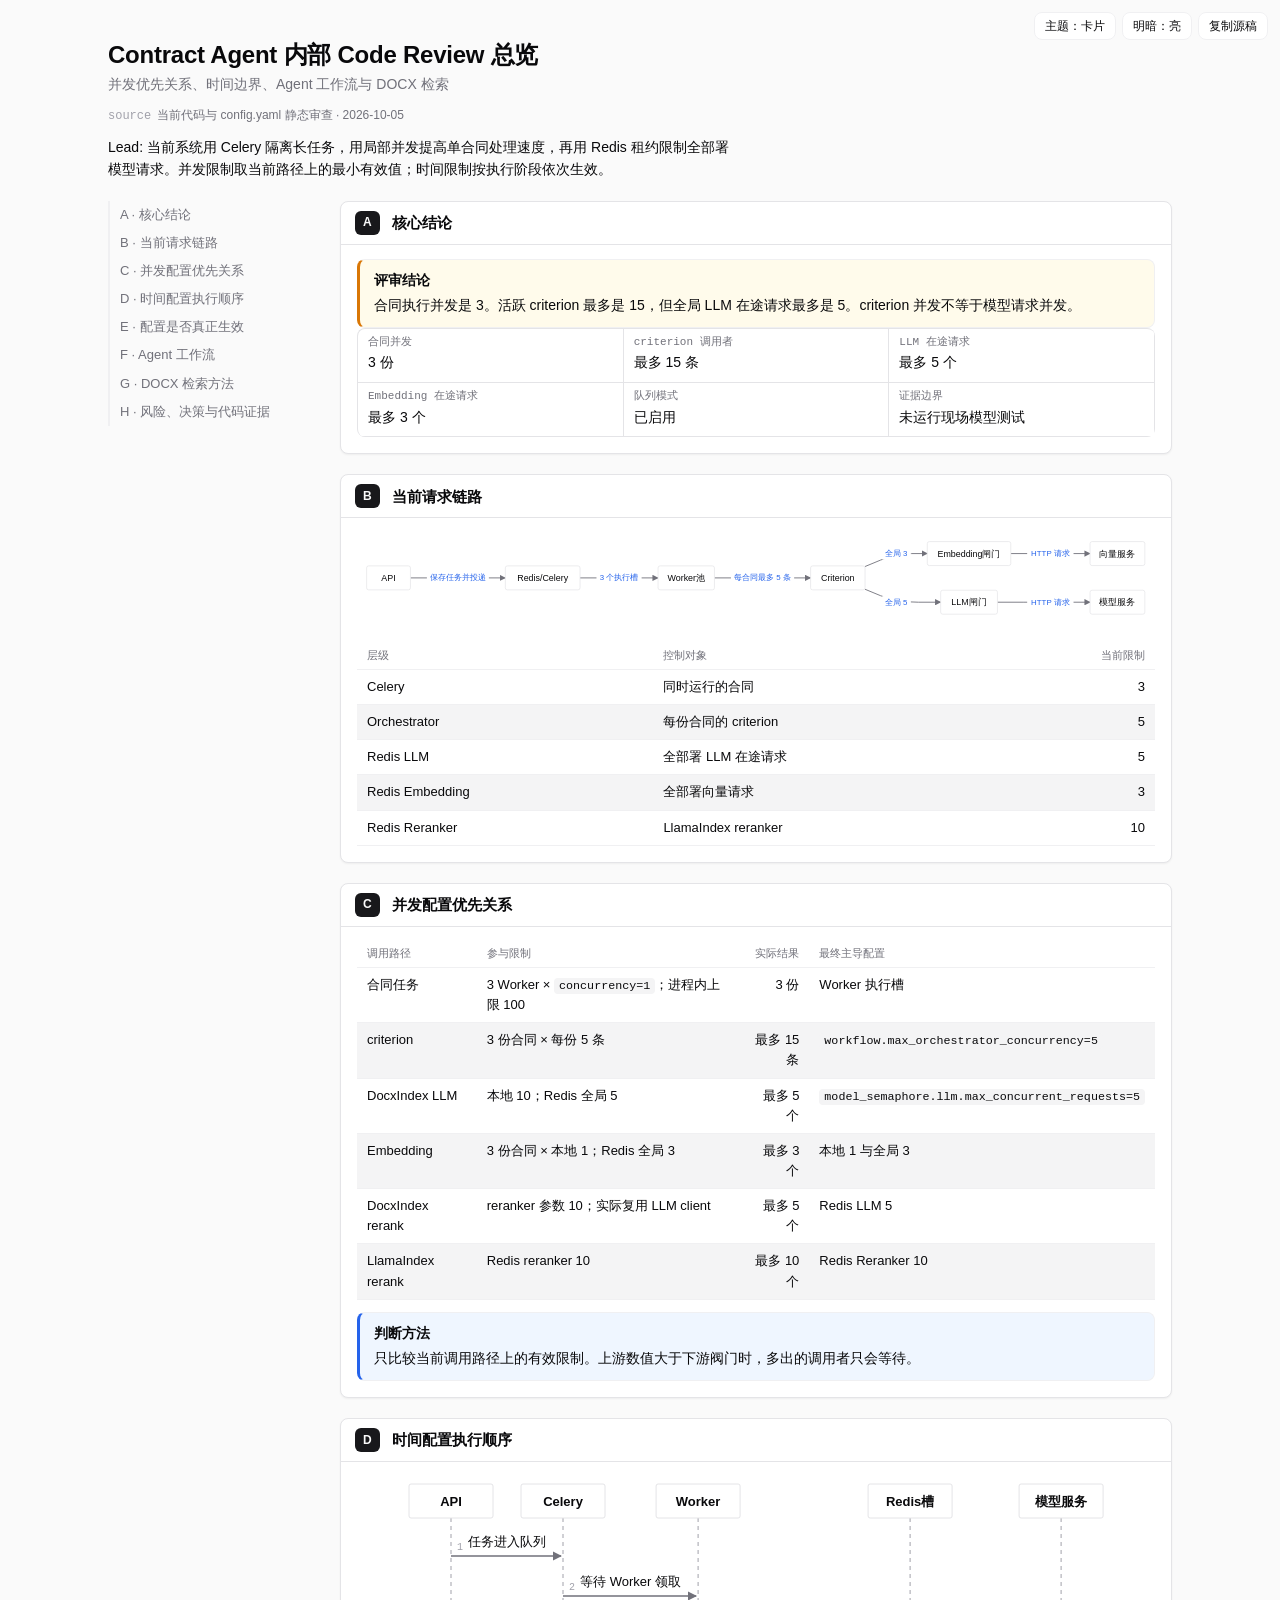
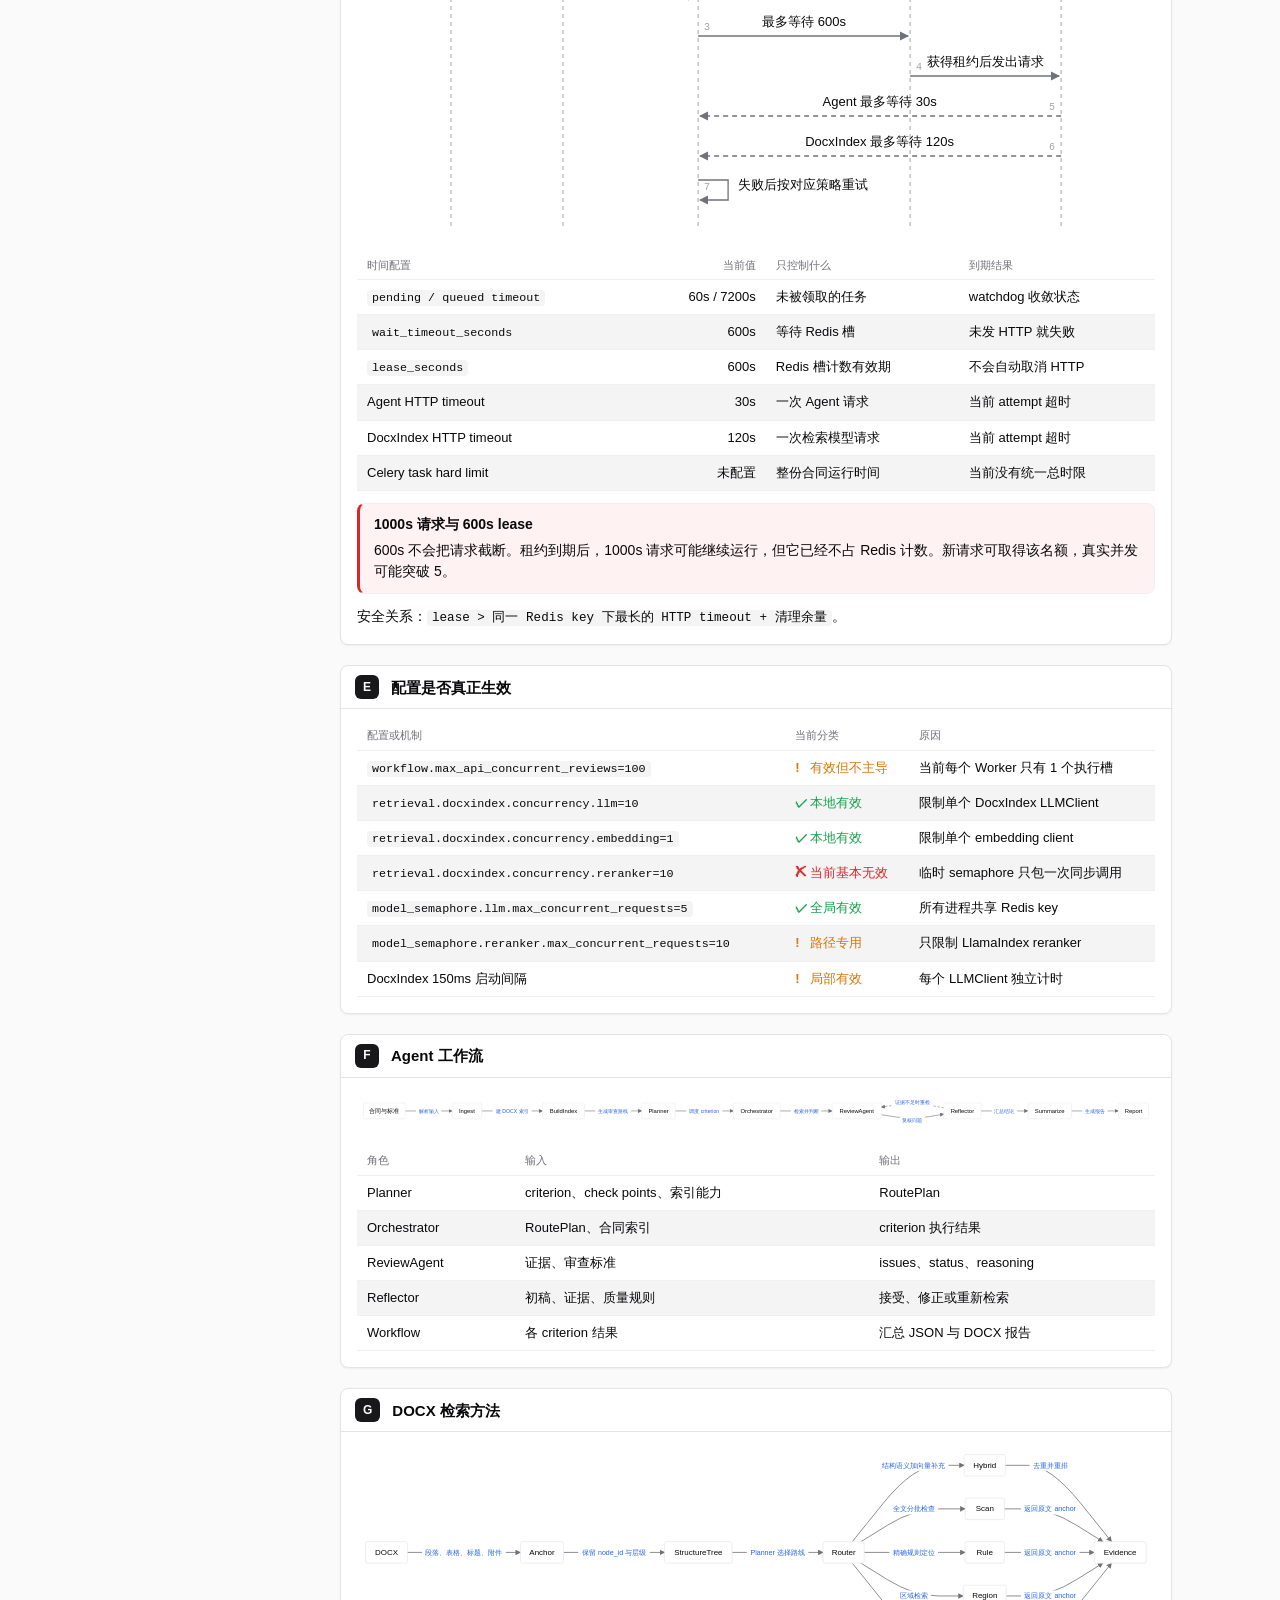
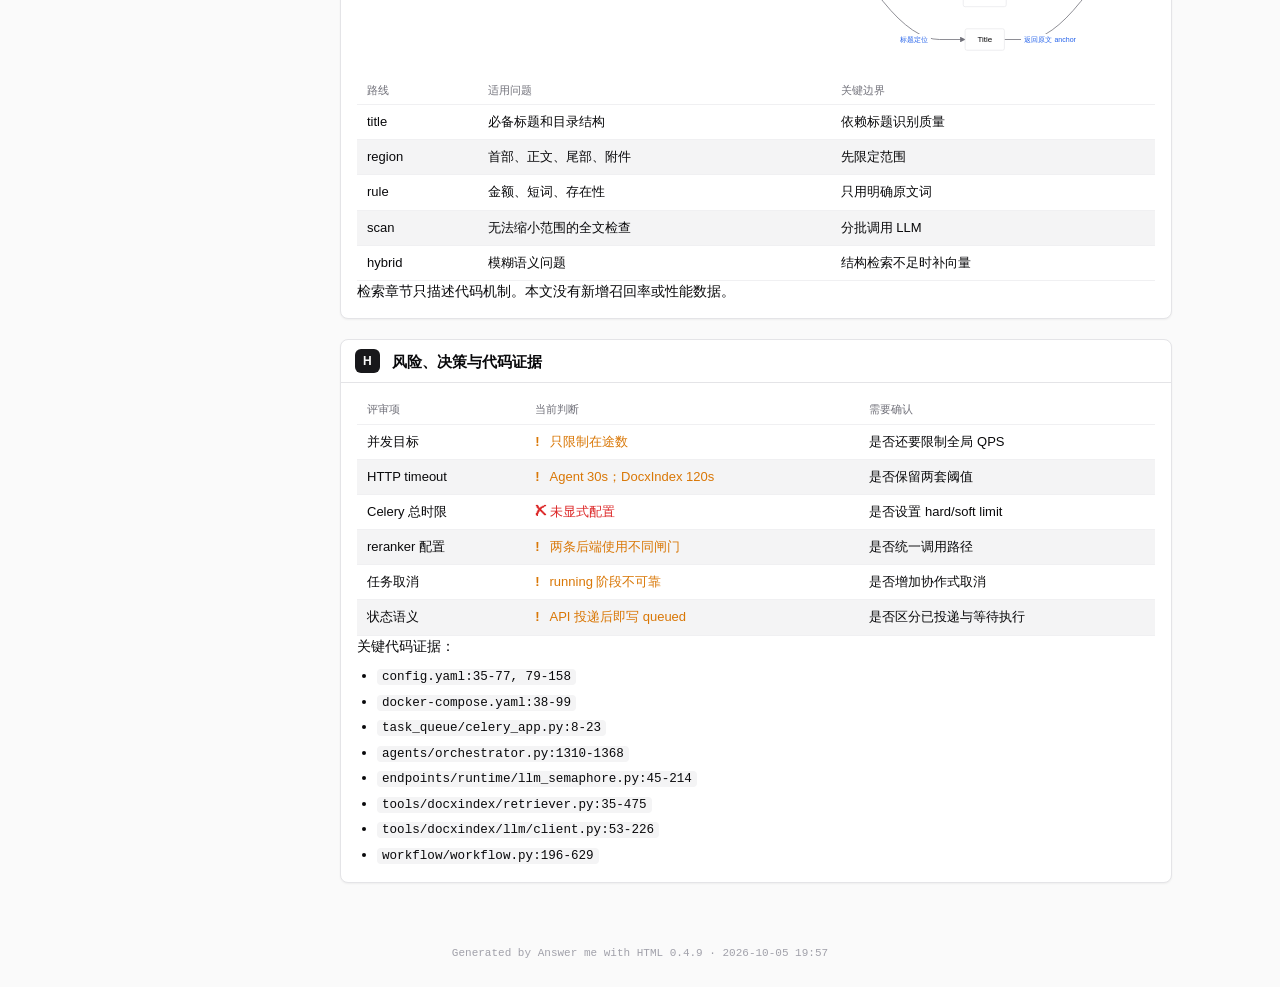
<file: docs/code-review/contract_agent_code_review_visual.html>
<!doctype html>
<html lang="zh-CN" data-theme="shadcn" data-mode="light" data-style="80">
<head>
<meta charset="utf-8">
<meta name="viewport" content="width=device-width, initial-scale=1">
<meta name="generator" content="Answer me with HTML 0.4.9">
<title>Contract Agent 内部 Code Review 总览</title>
<style>
html[data-theme="blueprint"], html[data-theme="blueprint"][data-mode="light"] {
  --font-sans: -apple-system, BlinkMacSystemFont, "Segoe UI", "PingFang SC", "Hiragino Sans GB", "Microsoft YaHei", Roboto, "Helvetica Neue", Arial, sans-serif;
  --font-mono: ui-monospace, SFMono-Regular, "JetBrains Mono", Menlo, Consolas, "Liberation Mono", monospace;
  --radius: 0px;
  --shadow: none;
  --bw: 1.5px;
  --head-font: var(--font-sans);
  --bg: #f6f6f3;
  --paper: #ffffff;
  --ink: #16181d;
  --ink-2: #4b5260;
  --ink-3: #8b929e;
  --line: #1d2026;
  --line-2: #d6dae1;
  --fill: #f3f5f8;
  --accent: #1d5fbf;
  --accent-bg: #e4ecf8;
  --ok: #1d5fbf;
  --ok-bg: #e4ecf8;
  --err: #c62828;
  --err-bg: #fbeaea;
  --warn: #a8620a;
  --warn-bg: #fdf3e2;
  --head-bg: #16181d;
  --head-fg: #ffffff;
}
html[data-theme="blueprint"][data-mode="dark"] {
  --bg: #081322;
  --paper: #0d1c31;
  --ink: #e6edf7;
  --ink-2: #a9b8cc;
  --ink-3: #6b7f99;
  --line: #c9d6e8;
  --line-2: #23385a;
  --fill: #12253f;
  --accent: #6ea8ff;
  --accent-bg: #16305a;
  --ok: #6ea8ff;
  --ok-bg: #16305a;
  --err: #ff7070;
  --err-bg: #3b1620;
  --warn: #f0b14a;
  --warn-bg: #3a2a10;
  --head-bg: #e6edf7;
  --head-fg: #081322;
}
@media (prefers-color-scheme: dark) {
html[data-theme="blueprint"][data-mode="auto"] {
  --bg: #081322;
  --paper: #0d1c31;
  --ink: #e6edf7;
  --ink-2: #a9b8cc;
  --ink-3: #6b7f99;
  --line: #c9d6e8;
  --line-2: #23385a;
  --fill: #12253f;
  --accent: #6ea8ff;
  --accent-bg: #16305a;
  --ok: #6ea8ff;
  --ok-bg: #16305a;
  --err: #ff7070;
  --err-bg: #3b1620;
  --warn: #f0b14a;
  --warn-bg: #3a2a10;
  --head-bg: #e6edf7;
  --head-fg: #081322;
}
}

html[data-theme="shadcn"], html[data-theme="shadcn"][data-mode="light"] {
  --font-sans: -apple-system, BlinkMacSystemFont, "Segoe UI", "PingFang SC", "Hiragino Sans GB", "Microsoft YaHei", Roboto, "Helvetica Neue", Arial, sans-serif;
  --font-mono: ui-monospace, SFMono-Regular, "JetBrains Mono", Menlo, Consolas, "Liberation Mono", monospace;
  --radius: 8px;
  --shadow: 0 1px 2px 0 rgba(0,0,0,0.05);
  --bw: 1px;
  --head-font: var(--font-sans);
  --bg: #fafafa;
  --paper: #ffffff;
  --ink: #09090b;
  --ink-2: #71717a;
  --ink-3: #a1a1aa;
  --line: #e4e4e7;
  --line-2: #f0f0f2;
  --fill: #f4f4f5;
  --accent: #2563eb;
  --accent-bg: #eff6ff;
  --ok: #16a34a;
  --ok-bg: #f0fdf4;
  --err: #dc2626;
  --err-bg: #fef2f2;
  --warn: #d97706;
  --warn-bg: #fffbeb;
  --head-bg: #18181b;
  --head-fg: #fafafa;
}
html[data-theme="shadcn"][data-mode="dark"] {
  --bg: #09090b;
  --paper: #121215;
  --ink: #fafafa;
  --ink-2: #a1a1aa;
  --ink-3: #71717a;
  --line: #27272a;
  --line-2: #1c1c1f;
  --fill: #18181b;
  --accent: #60a5fa;
  --accent-bg: #172554;
  --ok: #4ade80;
  --ok-bg: #052e16;
  --err: #f87171;
  --err-bg: #450a0a;
  --warn: #fbbf24;
  --warn-bg: #451a03;
  --head-bg: #fafafa;
  --head-fg: #18181b;
}
@media (prefers-color-scheme: dark) {
html[data-theme="shadcn"][data-mode="auto"] {
  --bg: #09090b;
  --paper: #121215;
  --ink: #fafafa;
  --ink-2: #a1a1aa;
  --ink-3: #71717a;
  --line: #27272a;
  --line-2: #1c1c1f;
  --fill: #18181b;
  --accent: #60a5fa;
  --accent-bg: #172554;
  --ok: #4ade80;
  --ok-bg: #052e16;
  --err: #f87171;
  --err-bg: #450a0a;
  --warn: #fbbf24;
  --warn-bg: #451a03;
  --head-bg: #fafafa;
  --head-fg: #18181b;
}
}

html[lang="ja"][data-theme][data-mode] {
  --font-sans: -apple-system, BlinkMacSystemFont, "Segoe UI", "Hiragino Sans", "Hiragino Kaku Gothic ProN", "Yu Gothic UI", "Yu Gothic", Meiryo, "Noto Sans CJK JP", "Noto Sans JP", "PingFang SC", "Microsoft YaHei", Roboto, "Helvetica Neue", Arial, sans-serif;
}
html[lang="ja"][data-theme="3b1b"][data-mode] {
  --v-title-font: "CMU Serif", "Latin Modern Roman", "Iowan Old Style", "Palatino", "Hiragino Mincho ProN", "Yu Mincho", "Noto Serif CJK JP", "Noto Serif JP", "Songti SC", serif;
}

/* Answer me with HTML base — uses theme variables only, never hard-coded colors (theme tokens: themes/index.js). Exception: the var() fallbacks of diagrams (flow / sequence) equal the blueprint light tokens, guarded by a test. */
*, *::before, *::after { box-sizing: border-box; }
html, body { margin: 0; padding: 0; }
body {
  background: var(--bg); color: var(--ink);
  font-family: var(--font-sans); font-size: 14px; line-height: 1.55;
  -webkit-font-smoothing: antialiased;
}
code, pre, kbd { font-family: var(--font-mono); }

/* ── Toolbar ─────────────────────────────── */
.am-toolbar {
  position: fixed; top: 12px; right: 12px; z-index: 10; display: flex; gap: 6px;
}
.am-btn {
  font: 12px/1 var(--font-sans); color: var(--ink); background: var(--paper);
  border: 1px solid var(--line-2); border-radius: var(--radius); padding: 7px 10px; cursor: pointer;
}
.am-btn:hover { border-color: var(--ink-3); }
.am-btn:focus-visible { outline: 2px solid var(--accent); outline-offset: 2px; }

/* ── Header ───────────────────────────────── */
.am-head { margin: 0 0 20px; padding-right: 260px; }
.am-head h1 { margin: 0; font-size: 24px; line-height: 1.25; letter-spacing: -0.01em; }
.am-sub { margin: 4px 0 0; color: var(--ink-2); }
.am-head-meta { display: flex; flex-wrap: wrap; gap: 6px 18px; margin-top: 10px; font-size: 12px; color: var(--ink-2); }
.am-head-meta b { font-family: var(--font-mono); font-weight: 400; color: var(--ink-3); margin-right: 6px; }
.am-intro { margin-top: 12px; max-width: 80ch; }

/* ── sheet template ────────────────────────── */
.am-sheet { max-width: 1680px; margin: 0 auto; padding: 32px 28px 40px; }
.am-frame { position: relative; }
.am-grid {
  display: grid; grid-template-columns: repeat(var(--cols, 3), minmax(0, 1fr));
  gap: 20px; align-items: start;
}
.am-ruler { display: none; }
html[data-theme="blueprint"] .am-frame { border: 1px solid var(--line); padding: 30px; }
html[data-theme="blueprint"] .am-frame::before {
  content: ""; position: absolute; inset: 18px; border: 1px solid var(--line); pointer-events: none;
}
html[data-theme="blueprint"] .am-ruler {
  display: flex; position: absolute; font: 10px/1 var(--font-mono); color: var(--ink-3);
}
.am-ruler span { flex: 1; display: flex; align-items: center; justify-content: center; }
.am-ruler--top, .am-ruler--bottom { left: 18px; right: 18px; height: 18px; }
.am-ruler--top { top: 0; }
.am-ruler--bottom { bottom: 0; }
.am-ruler--left, .am-ruler--right { top: 18px; bottom: 18px; width: 18px; flex-direction: column; }
.am-ruler--left { left: 0; }
.am-ruler--right { right: 0; }
.am-ruler--top span + span, .am-ruler--bottom span + span { border-left: 1px solid var(--line); }
.am-ruler--left span + span, .am-ruler--right span + span { border-top: 1px solid var(--line); }

/* ── Panels ───────────────────────────────── */
.am-panel {
  background: var(--paper); border: var(--bw) solid var(--line); border-radius: var(--radius);
  box-shadow: var(--shadow); min-width: 0; overflow: hidden;
}
.am-panel-head {
  display: flex; align-items: stretch; gap: 0; border-bottom: var(--bw) solid var(--line); min-height: 34px;
}
.am-panel-id {
  display: flex; align-items: center; justify-content: center; min-width: 34px; padding: 0 8px;
  background: var(--head-bg); color: var(--head-fg); font-weight: 600; font-size: 14px;
}
html[data-theme="shadcn"] .am-panel-id { border-radius: 6px; min-width: 24px; height: 24px; margin: 9px 0 9px 14px; font-size: 12px; }
html[data-theme="shadcn"] .am-panel-head { border-bottom-width: 1px; }
.am-panel-head h2 { margin: 0; padding: 7px 12px; font-size: 15px; font-weight: 600; flex: 1; display: flex; align-items: center; }
.am-panel-meta { align-self: center; padding: 0 12px; font: 11px/1.3 var(--font-mono); color: var(--ink-2); text-align: right; }
.am-panel-body { padding: 14px 16px 16px; }
.am-panel-body > * + * { margin-top: 12px; }

/* ── Markdown body ───────────────────────── */
.am-md > :first-child { margin-top: 0; }
.am-md > :last-child { margin-bottom: 0; }
.am-md p { margin: 0 0 8px; }
.am-md ul, .am-md ol { margin: 0 0 8px; padding-left: 20px; }
.am-md li + li { margin-top: 3px; }
.am-md h3, .am-md h4 { margin: 14px 0 6px; font-size: 13px; }
.am-md a { color: var(--accent); }
.am-md blockquote { margin: 0 0 8px; padding: 2px 12px; border-left: 3px solid var(--line-2); color: var(--ink-2); }
.am-md :not(pre) > code { font-size: 0.9em; background: var(--fill); padding: 1px 5px; border-radius: 4px; }
.am-md hr { border: 0; border-top: 1px solid var(--line-2); margin: 12px 0; }
.am-md table { width: 100%; border-collapse: collapse; font-size: 13px; }
.am-md th {
  text-align: left; font: 11px/1.3 var(--font-mono); color: var(--ink-2); font-weight: 400;
  padding: 6px 10px; border-bottom: 1px solid var(--line-2);
}
/* th { text-align: left } outranks the align attribute from Markdown alignment, so restore right and center columns explicitly. */
.am-md th[align="right"] { text-align: right; }
.am-md th[align="center"] { text-align: center; }
.am-md td { padding: 7px 10px; border-bottom: 1px solid var(--line-2); vertical-align: top; }
.am-md tbody tr:nth-child(even) td { background: var(--fill); }
.am-table-wrap { overflow-x: auto; }
.am-code {
  margin: 0; padding: 12px 14px; background: var(--fill); border: 1px solid var(--line-2);
  border-radius: var(--radius); overflow-x: auto; font-size: 12.5px; line-height: 1.5;
}

/* ── Status badges ok / no / warn ──────────────── */
.am-status { white-space: nowrap; font-weight: 500; }
.am-status--ok { color: var(--ok); }
.am-status--no { color: var(--err); }
.am-status--warn { color: var(--warn); }
.am-status-icon { display: inline-block; width: 1.1em; font-weight: 700; }

/* ── callout ─────────────────────────────── */
.am-callout {
  border: 1px solid var(--line-2); border-left: 3px solid var(--accent); background: var(--accent-bg);
  padding: 10px 14px; border-radius: var(--radius);
}
.am-callout--ok { border-left-color: var(--ok); background: var(--ok-bg); }
.am-callout--warn { border-left-color: var(--warn); background: var(--warn-bg); }
.am-callout--err { border-left-color: var(--err); background: var(--err-bg); }
.am-callout-title { font-weight: 600; margin-bottom: 4px; }

/* ── kv title block ─────────────────────────── */
.am-kv {
  display: grid; grid-template-columns: repeat(var(--kv-cols, 2), minmax(0, 1fr)); margin: 0;
  border-top: var(--bw) solid var(--line); border-left: var(--bw) solid var(--line);
}
.am-kv-cell { border-right: var(--bw) solid var(--line); border-bottom: var(--bw) solid var(--line); padding: 6px 10px 8px; min-width: 0; }
.am-kv-cell--wide { grid-column: 1 / -1; }
.am-kv dt { font: 11px/1.4 var(--font-mono); color: var(--ink-2); }
.am-kv dd { margin: 2px 0 0; font-size: 14px; font-weight: 500; overflow-wrap: anywhere; }
.am-kv-cell--wide dd { font-size: 17px; font-weight: 600; }
html[data-theme="shadcn"] .am-kv { border-color: var(--line); border-radius: var(--radius); overflow: hidden; }

/* ── timeline ────────────────────────────── */
.am-timeline { list-style: none; margin: 0; padding: 0; }
.am-timeline--h { display: grid; grid-template-columns: repeat(var(--n, 1), minmax(0, 1fr)); padding-top: 4px; }
.am-timeline--h li { position: relative; text-align: center; padding: 0 6px; }
.am-timeline--h li::before {
  content: ""; position: absolute; top: 31px; left: 0; right: 0; border-top: var(--bw) solid var(--line);
}
.am-timeline--h li:first-child::before { left: 50%; }
.am-timeline--h li:last-child::before { right: 50%; }
.am-tl-when { display: block; font-size: 15px; font-weight: 500; height: 24px; }
.am-tl-dot {
  position: relative; display: block; width: 11px; height: 11px; margin: 2px auto 8px;
  border: var(--bw) solid var(--line); border-radius: 50%; background: var(--paper);
}
.am-tl-item--hi .am-tl-dot { background: var(--accent); border-color: var(--accent); }
.am-tl-title { display: block; font-size: 12.5px; font-weight: 500; }
.am-tl-text { display: block; font-size: 12px; color: var(--ink-2); line-height: 1.45; }
.am-timeline--v li { position: relative; padding: 0 0 14px 22px; }
.am-timeline--v li::before { content: ""; position: absolute; left: 5px; top: 6px; bottom: -6px; border-left: var(--bw) solid var(--line-2); }
.am-timeline--v li:last-child::before { display: none; }
.am-timeline--v .am-tl-dot { position: absolute; left: 0; top: 4px; margin: 0; }
.am-timeline--v .am-tl-when { display: inline; height: auto; font: 12px var(--font-mono); color: var(--ink-2); margin-right: 8px; }
.am-timeline--v .am-tl-title { display: inline; font-size: 14px; }
.am-timeline--v .am-tl-text { margin-top: 2px; }

/* ── annot sentence notes ──────────────────────── */
.am-annot + .am-annot { border-top: 1px solid var(--line-2); padding-top: 12px; }
.am-annot-head { display: flex; justify-content: space-between; gap: 12px; font-size: 13px; font-weight: 600; margin-bottom: 8px; }
.am-annot-meta { font: 11px var(--font-mono); font-weight: 400; color: var(--ink-2); }
.am-annot-scroll { overflow-x: auto; }
.am-annot-line {
  position: relative; display: inline-block; white-space: pre; font: 14px/1.6 var(--font-mono);
  padding-bottom: calc(var(--rows, 0) * 17px + 14px);
}
.am-annot-line--wrap { display: block; white-space: normal; padding-bottom: 10px; }
.am-annot-line--wrap .am-seg { white-space: nowrap; }
.am-seg { position: relative; }
.am-seg::after {
  content: ""; position: absolute; left: 1px; right: 1px; top: calc(100% + 1px); height: 5px;
  border: 1px solid var(--accent); border-top: 0;
}
.am-seg-n {
  position: absolute; left: 0; top: calc(100% + 8px + var(--row, 0) * 17px);
  font: 11px/16px var(--font-sans); color: var(--accent); white-space: nowrap;
}
.am-seg--err { color: var(--err); }
.am-seg--err::after { border-color: var(--err); }
.am-seg--err .am-seg-n { color: var(--err); }
.am-annot-caption { font-size: 12px; color: var(--ink-2); }

/* ── limits bars ───────────────────────── */
.am-lim + .am-lim { margin-top: 14px; }
.am-lim-head { display: flex; justify-content: space-between; gap: 12px; font-size: 13px; margin-bottom: 4px; }
.am-lim-val { font: 12px var(--font-mono); color: var(--accent); white-space: nowrap; }
.am-lim-track { position: relative; height: 12px; border: 1px solid var(--line-2); background: var(--fill); border-radius: calc(var(--radius) / 2); }
.am-lim-fill { position: absolute; left: 0; top: 0; bottom: 0; background: var(--accent-bg); border-right: 1px solid var(--accent); }
.am-lim-mark { position: absolute; top: -4px; bottom: -4px; border-left: 2px solid var(--accent); }
.am-lim.is-over .am-lim-fill { background: var(--err-bg); border-right-color: var(--err); }
.am-lim.is-over .am-lim-val { color: var(--err); }
.am-lim-ticks { position: relative; height: 16px; font: 10px/16px var(--font-mono); color: var(--ink-3); }
.am-lim-ticks span { position: absolute; transform: translateX(-50%); }
.am-lim-ticks span:first-child { transform: none; }
.am-lim-note { font-size: 11px; color: var(--ink-2); margin-left: 6px; }

/* ── tree ─────────────────────────── */
.am-tree { font-size: 13px; }
.am-tree-root { display: flex; justify-content: center; position: relative; padding-bottom: 18px; }
.am-tree-root::after { content: ""; position: absolute; bottom: 0; left: 50%; height: 18px; border-left: var(--bw) solid var(--line); }
.am-tree-root--solo { padding-bottom: 12px; }
.am-tree-root--solo::after { display: none; }
.am-tree-box {
  border: var(--bw) solid var(--line); background: var(--paper); padding: 6px 14px; text-align: center;
  border-radius: var(--radius); font-weight: 600;
}
.am-tree-box small { display: block; font-weight: 400; color: var(--ink-2); font-size: 12px; }
.am-tree-box--root { background: var(--accent-bg); font-size: 15px; padding: 8px 28px; }
.am-tree-cols { display: grid; grid-template-columns: repeat(var(--n, 1), minmax(0, 1fr)); }
.am-tree-col { position: relative; padding: 18px 8px 0; min-width: 0; }
.am-tree-col::before { content: ""; position: absolute; top: 0; left: 0; right: 0; border-top: var(--bw) solid var(--line); }
.am-tree-col:first-child::before { left: 50%; }
.am-tree-col:last-child::before { right: 50%; }
.am-tree-col::after { content: ""; position: absolute; top: 0; left: 50%; height: 18px; border-left: var(--bw) solid var(--line); }
.am-tree-list, .am-tree-list ul { list-style: none; margin: 0; padding: 0; }
.am-tree-col > .am-tree-list { margin: 8px 0 0 14px; }
.am-tree-list ul { margin-left: 16px; }
.am-tree-list li { position: relative; padding: 3px 0 3px 18px; }
.am-tree-list li::before { content: ""; position: absolute; left: 0; top: 0.95em; width: 12px; border-top: 1px solid var(--ink-3); }
.am-tree-list li::after { content: ""; position: absolute; left: 0; top: 0; bottom: 0; border-left: 1px solid var(--ink-3); }
.am-tree-list li:last-child::after { bottom: auto; height: 0.95em; }
.am-tree-tag { font: 11px var(--font-mono); color: var(--ink-3); margin-right: 4px; }
.am-tree code { font: 12px var(--font-mono); }
.am-tree-sub { display: block; font-size: 11.5px; color: var(--ink-2); }
.am-tree-hi > .am-tree-label { color: var(--accent); font-weight: 600; }

/* ── Diagrams (flow / sequence) ───────────────── */
.am-diagram { margin: 0; overflow-x: auto; text-align: center; }
/* Embedded previews can lose html[data-theme]; the fallbacks keep diagrams readable, and defined theme variables still win. */
.am-diagram svg { max-width: 100%; height: auto; font-family: var(--font-sans, sans-serif); }
.am-diagram text { fill: var(--ink, #16181d); font-size: 13px; }
.am-node-shape { fill: var(--paper, #ffffff); stroke: var(--line, #1d2026); stroke-width: var(--bw, 1.5px); }
.am-node--hi .am-node-shape { fill: var(--accent-bg, #e4ecf8); stroke: var(--accent, #1d5fbf); }
.am-node--hi text { fill: var(--accent, #1d5fbf); font-weight: 600; }
.am-edge { fill: none; stroke: var(--ink-2, #4b5260); stroke-width: 1.3; }
.am-edge--dashed { stroke-dasharray: 5 4; }
.am-arrow { fill: var(--ink-2, #4b5260); }
.am-edge-label rect { fill: var(--paper, #ffffff); }
.am-diagram .am-edge-label text { fill: var(--accent, #1d5fbf); font-size: 11.5px; }
.am-cluster { fill: var(--fill, #f3f5f8); stroke: var(--line-2, #d6dae1); stroke-width: 1; stroke-dasharray: 4 3; }
.am-diagram .am-cluster-label { fill: var(--ink-2, #4b5260); font: 11px var(--font-mono, monospace); }
.am-lifeline { stroke: var(--ink-3, #8b929e); stroke-width: 1; stroke-dasharray: 4 4; }
.am-actor { fill: var(--paper, #ffffff); stroke: var(--line, #1d2026); stroke-width: var(--bw, 1.5px); }
.am-note { fill: var(--warn-bg, #fdf3e2); stroke: var(--warn, #a8620a); stroke-width: 1; }
.am-diagram .am-step { fill: var(--ink-3, #8b929e); font: 10px var(--font-mono, monospace); }

/* ── doc template ────────────────────────── */
.am-doc { max-width: 1120px; margin: 0 auto; padding: 40px 28px 64px; }
.am-doc-layout { display: grid; grid-template-columns: 200px minmax(0, 1fr); gap: 32px; align-items: start; }
.am-doc-layout--notoc { grid-template-columns: minmax(0, 1fr); max-width: 860px; }
.am-toc { position: sticky; top: 24px; font-size: 13px; }
.am-toc a { display: block; color: var(--ink-2); text-decoration: none; padding: 4px 0 4px 10px; border-left: 2px solid var(--line-2); }
.am-toc a:hover { color: var(--ink); border-left-color: var(--accent); }
.am-doc-body > .am-panel + .am-panel { margin-top: 20px; }

/* ── Responsive and print ─────────────────────────── */
@media (max-width: 1100px) {
  .am-grid { grid-template-columns: repeat(2, minmax(0, 1fr)); }
  .am-grid > .am-panel { grid-column: auto !important; }
  .am-grid > .am-panel.am-span-wide { grid-column: 1 / -1 !important; }
}
@media (max-width: 760px) {
  .am-sheet, .am-doc { padding: 56px 12px 24px; }
  .am-head { padding-right: 0; }
  .am-grid { grid-template-columns: minmax(0, 1fr); }
  .am-grid > .am-panel.am-span-wide { grid-column: auto !important; }
  html[data-theme="blueprint"] .am-frame { padding: 0; border: 0; }
  html[data-theme="blueprint"] .am-frame::before, html[data-theme="blueprint"] .am-ruler { display: none; }
  .am-doc-layout { grid-template-columns: minmax(0, 1fr); }
  .am-toc { position: static; }
  .am-timeline--h { grid-template-columns: minmax(0, 1fr); }
  .am-tree-cols { grid-template-columns: minmax(0, 1fr); }
  /* Tables and diagrams keep their size: the wrapper scrolls horizontally when they overflow. */
  .am-md th, .am-md td { min-width: 6em; }
  .am-diagram svg { max-width: none; }
}
.am-colophon { text-align: center; padding: 0 0 28px; font: 11px var(--font-mono); color: var(--ink-3); }

@media print {
  .am-toolbar { display: none; }
  body { background: var(--paper); }
  .am-panel { break-inside: avoid; box-shadow: none; }
}
.am-panel--bare { border: 0; background: transparent; box-shadow: none; }
.am-panel--bare > .am-panel-body { padding: 0; }
.am-panel--bare .am-kv { background: var(--paper); }

</style>
</head>
<body>
<div class="am-toolbar">
<button class="am-btn" type="button" data-am="theme" data-labels="{&quot;blueprint&quot;:&quot;主题：图纸&quot;,&quot;shadcn&quot;:&quot;主题：卡片&quot;}">主题：卡片</button>
<button class="am-btn" type="button" data-am="mode" data-labels="{&quot;auto&quot;:&quot;明暗：跟随系统&quot;,&quot;light&quot;:&quot;明暗：亮&quot;,&quot;dark&quot;:&quot;明暗：暗&quot;}">明暗：亮</button>
<button class="am-btn" type="button" data-am="copy" data-done="已复制 ✓">复制源稿</button>
</div>
<main class="am-doc">
<header class="am-head"><h1>Contract Agent 内部 Code Review 总览</h1><p class="am-sub">并发优先关系、时间边界、Agent 工作流与 DOCX 检索</p><div class="am-head-meta"><span><b>source</b>当前代码与 config.yaml 静态审查 · 2026-10-05</span></div><div class="am-intro am-md"><div class="am-md"><p>Lead: 当前系统用 Celery 隔离长任务，用局部并发提高单合同处理速度，再用 Redis 租约限制全部署模型请求。并发限制取当前路径上的最小有效值；时间限制按执行阶段依次生效。</p>
</div></div></header>
<div class="am-doc-layout">
<nav class="am-toc" aria-label="目录"><a href="#panel-A">A · 核心结论</a><a href="#panel-B">B · 当前请求链路</a><a href="#panel-C">C · 并发配置优先关系</a><a href="#panel-D">D · 时间配置执行顺序</a><a href="#panel-E">E · 配置是否真正生效</a><a href="#panel-F">F · Agent 工作流</a><a href="#panel-G">G · DOCX 检索方法</a><a href="#panel-H">H · 风险、决策与代码证据</a></nav><div class="am-doc-body">
<section class="am-panel" id="panel-A">
<header class="am-panel-head"><span class="am-panel-id">A</span><h2>核心结论</h2></header>
<div class="am-panel-body"><div class="am-callout am-callout--warn" role="note"><div class="am-callout-title">评审结论</div><div class="am-callout-body am-md"><p>合同执行并发是 3。活跃 criterion 最多是 15，但全局 LLM 在途请求最多是 5。criterion 并发不等于模型请求并发。</p>
</div></div>
<dl class="am-kv" style="--kv-cols: 3"><div class="am-kv-cell"><dt>合同并发</dt><dd>3 份</dd></div><div class="am-kv-cell"><dt>criterion 调用者</dt><dd>最多 15 条</dd></div><div class="am-kv-cell"><dt>LLM 在途请求</dt><dd>最多 5 个</dd></div><div class="am-kv-cell"><dt>Embedding 在途请求</dt><dd>最多 3 个</dd></div><div class="am-kv-cell"><dt>队列模式</dt><dd>已启用</dd></div><div class="am-kv-cell"><dt>证据边界</dt><dd>未运行现场模型测试</dd></div></dl></div>
</section>
<section class="am-panel" id="panel-B">
<header class="am-panel-head"><span class="am-panel-id">B</span><h2>当前请求链路</h2></header>
<div class="am-panel-body"><figure class="am-diagram am-flow"><svg viewBox="0 0 1165 134" width="1165" height="134" role="img" aria-label="流程图：API、Redis/Celery、Worker池、Criterion、LLM闸门、Embedding闸门、模型服务、向量服务" xmlns="http://www.w3.org/2000/svg"><defs><marker id="am1-arrow" viewBox="0 0 10 10" refX="9" refY="5" markerWidth="7" markerHeight="7" orient="auto-start-reverse"><path class="am-arrow" d="M0,0 L10,5 L0,10 z"/></marker></defs><g></g><g><g data-step="0"><path class="am-edge" d="M78,67 L112.6,67 Q147.3,67 181.9,67 L216.5,67" marker-end="url(#am1-arrow)"/><g class="am-edge-label"><rect x="102" y="58" width="90.5" height="18" rx="3"/><text x="147.3" y="67" text-anchor="middle" dominant-baseline="central">保存任务并投递</text></g></g><g data-step="1"><path class="am-edge" d="M325.6,67 L354.1,67 Q382.6,67 411,67 L439.5,67" marker-end="url(#am1-arrow)"/><g class="am-edge-label"><rect x="349.6" y="58" width="65.9" height="18" rx="3"/><text x="382.6" y="67" text-anchor="middle" dominant-baseline="central">3 个执行槽</text></g></g><g data-step="2"><path class="am-edge" d="M521.9,67 L556.9,67 Q592,67 627.1,67 L662.2,67" marker-end="url(#am1-arrow)"/><g class="am-edge-label"><rect x="545.9" y="58" width="92.3" height="18" rx="3"/><text x="592" y="67" text-anchor="middle" dominant-baseline="central">每合同最多 5 条</text></g></g><g data-step="3"><path class="am-edge" d="M741.7,83.6 L764.4,93 Q787.1,102.5 819.6,102.5 L852.1,102.5" marker-end="url(#am1-arrow)"/><g class="am-edge-label"><rect x="765.7" y="93.5" width="42.9" height="18" rx="3"/><text x="787.1" y="102.5" text-anchor="middle" dominant-baseline="central">全局 5</text></g></g><g data-step="4"><path class="am-edge" d="M741.7,50.4 L764.4,41 Q787.1,31.5 809.8,31.5 L832.6,31.5" marker-end="url(#am1-arrow)"/><g class="am-edge-label"><rect x="765.7" y="22.5" width="42.9" height="18" rx="3"/><text x="787.1" y="31.5" text-anchor="middle" dominant-baseline="central">全局 3</text></g></g><g data-step="5"><path class="am-edge" d="M934.9,102.5 L973.6,102.5 Q1012.3,102.5 1041.2,102.5 L1070.2,102.5" marker-end="url(#am1-arrow)"/><g class="am-edge-label"><rect x="978.4" y="93.5" width="67.7" height="18" rx="3"/><text x="1012.3" y="102.5" text-anchor="middle" dominant-baseline="central">HTTP 请求</text></g></g><g data-step="6"><path class="am-edge" d="M954.4,31.5 L983.4,31.5 Q1012.3,31.5 1041.2,31.5 L1070.2,31.5" marker-end="url(#am1-arrow)"/><g class="am-edge-label"><rect x="978.4" y="22.5" width="67.7" height="18" rx="3"/><text x="1012.3" y="31.5" text-anchor="middle" dominant-baseline="central">HTTP 请求</text></g></g></g><g><g class="am-node am-node--rect" data-key="API" data-step="0"><rect class="am-node-shape" x="14" y="49.5" width="64" height="35" rx="3"/><text x="46" y="67" text-anchor="middle" dominant-baseline="central">API</text></g><g class="am-node am-node--rect" data-key="Redis/Celery" data-step="0"><rect class="am-node-shape" x="216.5" y="49.5" width="109.1" height="35" rx="3"/><text x="271.1" y="67" text-anchor="middle" dominant-baseline="central">Redis/Celery</text></g><g class="am-node am-node--rect" data-key="Worker池" data-step="1"><rect class="am-node-shape" x="439.5" y="49.5" width="82.3" height="35" rx="3"/><text x="480.7" y="67" text-anchor="middle" dominant-baseline="central">Worker池</text></g><g class="am-node am-node--rect" data-key="Criterion" data-step="2"><rect class="am-node-shape" x="662.2" y="49.5" width="79.5" height="35" rx="3"/><text x="701.9" y="67" text-anchor="middle" dominant-baseline="central">Criterion</text></g><g class="am-node am-node--rect" data-key="LLM闸门" data-step="3"><rect class="am-node-shape" x="852.1" y="85" width="82.9" height="35" rx="3"/><text x="893.5" y="102.5" text-anchor="middle" dominant-baseline="central">LLM闸门</text></g><g class="am-node am-node--rect" data-key="Embedding闸门" data-step="4"><rect class="am-node-shape" x="832.6" y="14" width="121.9" height="35" rx="3"/><text x="893.5" y="31.5" text-anchor="middle" dominant-baseline="central">Embedding闸门</text></g><g class="am-node am-node--rect" data-key="模型服务" data-step="5"><rect class="am-node-shape" x="1070.2" y="85" width="80" height="35" rx="3"/><text x="1110.2" y="102.5" text-anchor="middle" dominant-baseline="central">模型服务</text></g><g class="am-node am-node--rect" data-key="向量服务" data-step="6"><rect class="am-node-shape" x="1070.2" y="14" width="80" height="35" rx="3"/><text x="1110.2" y="31.5" text-anchor="middle" dominant-baseline="central">向量服务</text></g></g></svg></figure>
<div class="am-md"><div class="am-table-wrap"><table>
<thead>
<tr>
<th>层级</th>
<th>控制对象</th>
<th align="right">当前限制</th>
</tr>
</thead>
<tbody><tr>
<td>Celery</td>
<td>同时运行的合同</td>
<td align="right">3</td>
</tr>
<tr>
<td>Orchestrator</td>
<td>每份合同的 criterion</td>
<td align="right">5</td>
</tr>
<tr>
<td>Redis LLM</td>
<td>全部署 LLM 在途请求</td>
<td align="right">5</td>
</tr>
<tr>
<td>Redis Embedding</td>
<td>全部署向量请求</td>
<td align="right">3</td>
</tr>
<tr>
<td>Redis Reranker</td>
<td>LlamaIndex reranker</td>
<td align="right">10</td>
</tr>
</tbody></table></div>
</div></div>
</section>
<section class="am-panel" id="panel-C">
<header class="am-panel-head"><span class="am-panel-id">C</span><h2>并发配置优先关系</h2></header>
<div class="am-panel-body"><div class="am-md"><div class="am-table-wrap"><table>
<thead>
<tr>
<th>调用路径</th>
<th>参与限制</th>
<th align="right">实际结果</th>
<th>最终主导配置</th>
</tr>
</thead>
<tbody><tr>
<td>合同任务</td>
<td>3 Worker × <code>concurrency=1</code>；进程内上限 100</td>
<td align="right">3 份</td>
<td>Worker 执行槽</td>
</tr>
<tr>
<td>criterion</td>
<td>3 份合同 × 每份 5 条</td>
<td align="right">最多 15 条</td>
<td><code>workflow.max_orchestrator_concurrency=5</code></td>
</tr>
<tr>
<td>DocxIndex LLM</td>
<td>本地 10；Redis 全局 5</td>
<td align="right">最多 5 个</td>
<td><code>model_semaphore.llm.max_concurrent_requests=5</code></td>
</tr>
<tr>
<td>Embedding</td>
<td>3 份合同 × 本地 1；Redis 全局 3</td>
<td align="right">最多 3 个</td>
<td>本地 1 与全局 3</td>
</tr>
<tr>
<td>DocxIndex rerank</td>
<td>reranker 参数 10；实际复用 LLM client</td>
<td align="right">最多 5 个</td>
<td>Redis LLM 5</td>
</tr>
<tr>
<td>LlamaIndex rerank</td>
<td>Redis reranker 10</td>
<td align="right">最多 10 个</td>
<td>Redis Reranker 10</td>
</tr>
</tbody></table></div>
</div>
<div class="am-callout am-callout--info" role="note"><div class="am-callout-title">判断方法</div><div class="am-callout-body am-md"><p>只比较当前调用路径上的有效限制。上游数值大于下游阀门时，多出的调用者只会等待。</p>
</div></div></div>
</section>
<section class="am-panel" id="panel-D">
<header class="am-panel-head"><span class="am-panel-id">D</span><h2>时间配置执行顺序</h2></header>
<div class="am-panel-body"><figure class="am-diagram am-seq"><svg viewBox="0 0 719 358" width="719" height="358" role="img" aria-label="时序图：API、Celery、Worker、Redis槽、模型服务" xmlns="http://www.w3.org/2000/svg"><defs><marker id="am2-arrow" viewBox="0 0 10 10" refX="9" refY="5" markerWidth="7" markerHeight="7" orient="auto-start-reverse"><path class="am-arrow" d="M0,0 L10,5 L0,10 z"/></marker></defs><line class="am-lifeline" x1="54" y1="42" x2="54" y2="354"/><g data-key="API"><rect class="am-actor" x="12" y="8" width="84" height="34" rx="2"/><text x="54" y="25" text-anchor="middle" dominant-baseline="central" font-weight="600">API</text></g><line class="am-lifeline" x1="166" y1="42" x2="166" y2="354"/><g data-key="Celery"><rect class="am-actor" x="124" y="8" width="84" height="34" rx="2"/><text x="166" y="25" text-anchor="middle" dominant-baseline="central" font-weight="600">Celery</text></g><line class="am-lifeline" x1="301.1" y1="42" x2="301.1" y2="354"/><g data-key="Worker"><rect class="am-actor" x="259.1" y="8" width="84" height="34" rx="2"/><text x="301.1" y="25" text-anchor="middle" dominant-baseline="central" font-weight="600">Worker</text></g><line class="am-lifeline" x1="513.1" y1="42" x2="513.1" y2="354"/><g data-key="Redis槽"><rect class="am-actor" x="471.1" y="8" width="84" height="34" rx="2"/><text x="513.1" y="25" text-anchor="middle" dominant-baseline="central" font-weight="600">Redis槽</text></g><line class="am-lifeline" x1="664.1" y1="42" x2="664.1" y2="354"/><g data-key="模型服务"><rect class="am-actor" x="622.1" y="8" width="84" height="34" rx="2"/><text x="664.1" y="25" text-anchor="middle" dominant-baseline="central" font-weight="600">模型服务</text></g><g data-step="0"><text x="110" y="70" text-anchor="middle">任务进入队列</text><path class="am-edge" d="M54,80 L164,80" marker-end="url(#am2-arrow)"/><text class="am-step" x="60" y="74" text-anchor="start">1</text></g><g data-step="1"><text x="233.6" y="110" text-anchor="middle">等待 Worker 领取</text><path class="am-edge" d="M166,120 L299.1,120" marker-end="url(#am2-arrow)"/><text class="am-step" x="172" y="114" text-anchor="start">2</text></g><g data-step="2"><text x="407.1" y="150" text-anchor="middle">最多等待 600s</text><path class="am-edge" d="M301.1,160 L511.1,160" marker-end="url(#am2-arrow)"/><text class="am-step" x="307.1" y="154" text-anchor="start">3</text></g><g data-step="3"><text x="588.6" y="190" text-anchor="middle">获得租约后发出请求</text><path class="am-edge" d="M513.1,200 L662.1,200" marker-end="url(#am2-arrow)"/><text class="am-step" x="519.1" y="194" text-anchor="start">4</text></g><g data-step="4"><text x="482.6" y="230" text-anchor="middle">Agent 最多等待 30s</text><path class="am-edge am-edge--dashed" d="M664.1,240 L303.1,240" marker-end="url(#am2-arrow)"/><text class="am-step" x="658.1" y="234" text-anchor="end">5</text></g><g data-step="5"><text x="482.6" y="270" text-anchor="middle">DocxIndex 最多等待 120s</text><path class="am-edge am-edge--dashed" d="M664.1,280 L303.1,280" marker-end="url(#am2-arrow)"/><text class="am-step" x="658.1" y="274" text-anchor="end">6</text></g><g data-step="6"><text x="341.1" y="308" dominant-baseline="central">失败后按对应策略重试</text><path class="am-edge" d="M301.1,304 H331.1 V324 H303.1" marker-end="url(#am2-arrow)"/><text class="am-step" x="307.1" y="314" text-anchor="start">7</text></g></svg></figure>
<div class="am-md"><div class="am-table-wrap"><table>
<thead>
<tr>
<th>时间配置</th>
<th align="right">当前值</th>
<th>只控制什么</th>
<th>到期结果</th>
</tr>
</thead>
<tbody><tr>
<td><code>pending / queued timeout</code></td>
<td align="right">60s / 7200s</td>
<td>未被领取的任务</td>
<td>watchdog 收敛状态</td>
</tr>
<tr>
<td><code>wait_timeout_seconds</code></td>
<td align="right">600s</td>
<td>等待 Redis 槽</td>
<td>未发 HTTP 就失败</td>
</tr>
<tr>
<td><code>lease_seconds</code></td>
<td align="right">600s</td>
<td>Redis 槽计数有效期</td>
<td>不会自动取消 HTTP</td>
</tr>
<tr>
<td>Agent HTTP timeout</td>
<td align="right">30s</td>
<td>一次 Agent 请求</td>
<td>当前 attempt 超时</td>
</tr>
<tr>
<td>DocxIndex HTTP timeout</td>
<td align="right">120s</td>
<td>一次检索模型请求</td>
<td>当前 attempt 超时</td>
</tr>
<tr>
<td>Celery task hard limit</td>
<td align="right">未配置</td>
<td>整份合同运行时间</td>
<td>当前没有统一总时限</td>
</tr>
</tbody></table></div>
</div>
<div class="am-callout am-callout--err" role="note"><div class="am-callout-title">1000s 请求与 600s lease</div><div class="am-callout-body am-md"><p>600s 不会把请求截断。租约到期后，1000s 请求可能继续运行，但它已经不占 Redis 计数。新请求可取得该名额，真实并发可能突破 5。</p>
</div></div>
<div class="am-md"><p>安全关系：<code>lease &gt; 同一 Redis key 下最长的 HTTP timeout + 清理余量</code>。</p>
</div></div>
</section>
<section class="am-panel" id="panel-E">
<header class="am-panel-head"><span class="am-panel-id">E</span><h2>配置是否真正生效</h2></header>
<div class="am-panel-body"><div class="am-md"><div class="am-table-wrap"><table>
<thead>
<tr>
<th>配置或机制</th>
<th>当前分类</th>
<th>原因</th>
</tr>
</thead>
<tbody><tr>
<td><code>workflow.max_api_concurrent_reviews=100</code></td>
<td><span class="am-status am-status--warn"><span class="am-status-icon" aria-hidden="true">!</span>有效但不主导</span></td>
<td>当前每个 Worker 只有 1 个执行槽</td>
</tr>
<tr>
<td><code>retrieval.docxindex.concurrency.llm=10</code></td>
<td><span class="am-status am-status--ok"><span class="am-status-icon" aria-hidden="true">✓</span>本地有效</span></td>
<td>限制单个 DocxIndex LLMClient</td>
</tr>
<tr>
<td><code>retrieval.docxindex.concurrency.embedding=1</code></td>
<td><span class="am-status am-status--ok"><span class="am-status-icon" aria-hidden="true">✓</span>本地有效</span></td>
<td>限制单个 embedding client</td>
</tr>
<tr>
<td><code>retrieval.docxindex.concurrency.reranker=10</code></td>
<td><span class="am-status am-status--no"><span class="am-status-icon" aria-hidden="true">✗</span>当前基本无效</span></td>
<td>临时 semaphore 只包一次同步调用</td>
</tr>
<tr>
<td><code>model_semaphore.llm.max_concurrent_requests=5</code></td>
<td><span class="am-status am-status--ok"><span class="am-status-icon" aria-hidden="true">✓</span>全局有效</span></td>
<td>所有进程共享 Redis key</td>
</tr>
<tr>
<td><code>model_semaphore.reranker.max_concurrent_requests=10</code></td>
<td><span class="am-status am-status--warn"><span class="am-status-icon" aria-hidden="true">!</span>路径专用</span></td>
<td>只限制 LlamaIndex reranker</td>
</tr>
<tr>
<td>DocxIndex 150ms 启动间隔</td>
<td><span class="am-status am-status--warn"><span class="am-status-icon" aria-hidden="true">!</span>局部有效</span></td>
<td>每个 LLMClient 独立计时</td>
</tr>
</tbody></table></div>
</div></div>
</section>
<section class="am-panel" id="panel-F">
<header class="am-panel-head"><span class="am-panel-id">F</span><h2>Agent 工作流</h2></header>
<div class="am-panel-body"><figure class="am-diagram am-flow"><svg viewBox="0 0 1769 84" width="1769" height="84" role="img" aria-label="流程图：合同与标准、Ingest、BuildIndex、Planner、Orchestrator、ReviewAgent、Reflector、Summarize" xmlns="http://www.w3.org/2000/svg"><defs><marker id="am3-arrow" viewBox="0 0 10 10" refX="9" refY="5" markerWidth="7" markerHeight="7" orient="auto-start-reverse"><path class="am-arrow" d="M0,0 L10,5 L0,10 z"/></marker></defs><g></g><g><g data-step="0"><path class="am-edge" d="M107,42 L133,42 Q159,42 185,42 L211,42" marker-end="url(#am3-arrow)"/><g class="am-edge-label"><rect x="131" y="33" width="56" height="18" rx="3"/><text x="159" y="42" text-anchor="middle" dominant-baseline="central">解析输入</text></g></g><g data-step="1"><path class="am-edge" d="M276.4,42 L310.1,42 Q343.9,42 377.6,42 L411.3,42" marker-end="url(#am3-arrow)"/><g class="am-edge-label"><rect x="300.4" y="33" width="86.8" height="18" rx="3"/><text x="343.9" y="42" text-anchor="middle" dominant-baseline="central">建 DOCX 索引</text></g></g><g data-step="2"><path class="am-edge" d="M504.3,42 L536,42 Q567.8,42 599.5,42 L631.3,42" marker-end="url(#am3-arrow)"/><g class="am-edge-label"><rect x="528.3" y="33" width="79" height="18" rx="3"/><text x="567.8" y="42" text-anchor="middle" dominant-baseline="central">生成审查路线</text></g></g><g data-step="3"><path class="am-edge" d="M705.5,42 L737.7,42 Q769.8,42 802,42 L834.2,42" marker-end="url(#am3-arrow)"/><g class="am-edge-label"><rect x="729.5" y="33" width="80.6" height="18" rx="3"/><text x="769.8" y="42" text-anchor="middle" dominant-baseline="central">调度 criterion</text></g></g><g data-step="4"><path class="am-edge" d="M937.8,42 L966.7,42 Q995.6,42 1024.4,42 L1053.3,42" marker-end="url(#am3-arrow)"/><g class="am-edge-label"><rect x="961.8" y="33" width="67.5" height="18" rx="3"/><text x="995.6" y="42" text-anchor="middle" dominant-baseline="central">检索并判断</text></g></g><g data-step="5"><path class="am-edge" d="M1162.2,50.4 L1196.8,55.7 Q1231.4,61 1266,55 L1300.7,49.1" marker-end="url(#am3-arrow)"/><g class="am-edge-label"><rect x="1203.4" y="52" width="56" height="18" rx="3"/><text x="1231.4" y="61" text-anchor="middle" dominant-baseline="central">复核问题</text></g></g><g data-step="6"><path class="am-edge am-edge--dashed" d="M1300.7,34.9 L1266,29 Q1231.4,23 1196.8,28.3 L1162.2,33.6" marker-end="url(#am3-arrow)"/><g class="am-edge-label"><rect x="1186.2" y="14" width="90.5" height="18" rx="3"/><text x="1231.4" y="23" text-anchor="middle" dominant-baseline="central">证据不足时重检</text></g></g><g data-step="7"><path class="am-edge" d="M1383.3,42 L1409.3,42 Q1435.3,42 1461.3,42 L1487.3,42" marker-end="url(#am3-arrow)"/><g class="am-edge-label"><rect x="1407.3" y="33" width="56" height="18" rx="3"/><text x="1435.3" y="42" text-anchor="middle" dominant-baseline="central">汇总结论</text></g></g><g data-step="8"><path class="am-edge" d="M1583.9,42 L1609.9,42 Q1635.9,42 1661.9,42 L1687.9,42" marker-end="url(#am3-arrow)"/><g class="am-edge-label"><rect x="1607.9" y="33" width="56" height="18" rx="3"/><text x="1635.9" y="42" text-anchor="middle" dominant-baseline="central">生成报告</text></g></g></g><g><g class="am-node am-node--rect" data-key="合同与标准" data-step="0"><rect class="am-node-shape" x="14" y="24.5" width="93" height="35" rx="3"/><text x="60.5" y="42" text-anchor="middle" dominant-baseline="central">合同与标准</text></g><g class="am-node am-node--rect" data-key="Ingest" data-step="0"><rect class="am-node-shape" x="211" y="24.5" width="65.4" height="35" rx="3"/><text x="243.7" y="42" text-anchor="middle" dominant-baseline="central">Ingest</text></g><g class="am-node am-node--rect" data-key="BuildIndex" data-step="1"><rect class="am-node-shape" x="411.3" y="24.5" width="93" height="35" rx="3"/><text x="457.8" y="42" text-anchor="middle" dominant-baseline="central">BuildIndex</text></g><g class="am-node am-node--rect" data-key="Planner" data-step="2"><rect class="am-node-shape" x="631.3" y="24.5" width="74.3" height="35" rx="3"/><text x="668.4" y="42" text-anchor="middle" dominant-baseline="central">Planner</text></g><g class="am-node am-node--rect" data-key="Orchestrator" data-step="3"><rect class="am-node-shape" x="834.2" y="24.5" width="103.7" height="35" rx="3"/><text x="886" y="42" text-anchor="middle" dominant-baseline="central">Orchestrator</text></g><g class="am-node am-node--rect" data-key="ReviewAgent" data-step="4"><rect class="am-node-shape" x="1053.3" y="24.5" width="108.9" height="35" rx="3"/><text x="1107.7" y="42" text-anchor="middle" dominant-baseline="central">ReviewAgent</text></g><g class="am-node am-node--rect" data-key="Reflector" data-step="5"><rect class="am-node-shape" x="1300.7" y="24.5" width="82.6" height="35" rx="3"/><text x="1342" y="42" text-anchor="middle" dominant-baseline="central">Reflector</text></g><g class="am-node am-node--rect" data-key="Summarize" data-step="7"><rect class="am-node-shape" x="1487.3" y="24.5" width="96.6" height="35" rx="3"/><text x="1535.6" y="42" text-anchor="middle" dominant-baseline="central">Summarize</text></g><g class="am-node am-node--rect" data-key="Report" data-step="8"><rect class="am-node-shape" x="1687.9" y="24.5" width="67" height="35" rx="3"/><text x="1721.4" y="42" text-anchor="middle" dominant-baseline="central">Report</text></g></g></svg></figure>
<div class="am-md"><div class="am-table-wrap"><table>
<thead>
<tr>
<th>角色</th>
<th>输入</th>
<th>输出</th>
</tr>
</thead>
<tbody><tr>
<td>Planner</td>
<td>criterion、check points、索引能力</td>
<td>RoutePlan</td>
</tr>
<tr>
<td>Orchestrator</td>
<td>RoutePlan、合同索引</td>
<td>criterion 执行结果</td>
</tr>
<tr>
<td>ReviewAgent</td>
<td>证据、审查标准</td>
<td>issues、status、reasoning</td>
</tr>
<tr>
<td>Reflector</td>
<td>初稿、证据、质量规则</td>
<td>接受、修正或重新检索</td>
</tr>
<tr>
<td>Workflow</td>
<td>各 criterion 结果</td>
<td>汇总 JSON 与 DOCX 报告</td>
</tr>
</tbody></table></div>
</div></div>
</section>
<section class="am-panel" id="panel-G">
<header class="am-panel-head"><span class="am-panel-id">G</span><h2>DOCX 检索方法</h2></header>
<div class="am-panel-body"><figure class="am-diagram am-flow"><svg viewBox="0 0 1301 347" width="1301" height="347" role="img" aria-label="流程图：DOCX、Anchor、StructureTree、Router、Title、Region、Rule、Scan" xmlns="http://www.w3.org/2000/svg"><defs><marker id="am4-arrow" viewBox="0 0 10 10" refX="9" refY="5" markerWidth="7" markerHeight="7" orient="auto-start-reverse"><path class="am-arrow" d="M0,0 L10,5 L0,10 z"/></marker></defs><g></g><g><g data-step="0"><path class="am-edge" d="M82,173.5 L128.2,173.5 Q174.3,173.5 220.4,173.5 L266.5,173.5" marker-end="url(#am4-arrow)"/><g class="am-edge-label"><rect x="106" y="164.5" width="136.5" height="18" rx="3"/><text x="174.3" y="173.5" text-anchor="middle" dominant-baseline="central">段落、表格、标题、附件</text></g></g><g data-step="1"><path class="am-edge" d="M336.7,173.5 L377.8,173.5 Q419,173.5 460.2,173.5 L501.4,173.5" marker-end="url(#am4-arrow)"/><g class="am-edge-label"><rect x="360.7" y="164.5" width="116.7" height="18" rx="3"/><text x="419" y="173.5" text-anchor="middle" dominant-baseline="central">保留 node_id 与层级</text></g></g><g data-step="2"><path class="am-edge" d="M611.5,173.5 L648.6,173.5 Q685.7,173.5 722.8,173.5 L759.9,173.5" marker-end="url(#am4-arrow)"/><g class="am-edge-label"><rect x="635.5" y="164.5" width="100.4" height="18" rx="3"/><text x="685.7" y="173.5" text-anchor="middle" dominant-baseline="central">Planner 选择路线</text></g></g><g data-step="3"><path class="am-edge" d="M807.5,191 L857.6,253.3 Q907.7,315.5 949.6,315.5 L991.5,315.5" marker-end="url(#am4-arrow)"/><g class="am-edge-label"><rect x="879.7" y="306.5" width="56" height="18" rx="3"/><text x="907.7" y="315.5" text-anchor="middle" dominant-baseline="central">标题定位</text></g></g><g data-step="4"><path class="am-edge" d="M821.6,191 L864.6,217.8 Q907.7,244.5 948.1,244.5 L988.4,244.5" marker-end="url(#am4-arrow)"/><g class="am-edge-label"><rect x="879.7" y="235.5" width="56" height="18" rx="3"/><text x="907.7" y="244.5" text-anchor="middle" dominant-baseline="central">区域检索</text></g></g><g data-step="5"><path class="am-edge" d="M826.9,173.5 L867.3,173.5 Q907.7,173.5 949.6,173.5 L991.5,173.5" marker-end="url(#am4-arrow)"/><g class="am-edge-label"><rect x="868.2" y="164.5" width="79" height="18" rx="3"/><text x="907.7" y="173.5" text-anchor="middle" dominant-baseline="central">精确规则定位</text></g></g><g data-step="6"><path class="am-edge" d="M821.6,156 L864.6,129.3 Q907.7,102.5 949.6,102.5 L991.5,102.5" marker-end="url(#am4-arrow)"/><g class="am-edge-label"><rect x="868.2" y="93.5" width="79" height="18" rx="3"/><text x="907.7" y="102.5" text-anchor="middle" dominant-baseline="central">全文分批检查</text></g></g><g data-step="7"><path class="am-edge" d="M807.5,156 L857.6,93.8 Q907.7,31.5 948.8,31.5 L990,31.5" marker-end="url(#am4-arrow)"/><g class="am-edge-label"><rect x="850.9" y="22.5" width="113.5" height="18" rx="3"/><text x="907.7" y="31.5" text-anchor="middle" dominant-baseline="central">结构语义加向量补充</text></g></g><g data-step="8"><path class="am-edge" d="M1055.5,315.5 L1092.9,315.5 Q1130.2,315.5 1180.2,253.3 L1230.2,191" marker-end="url(#am4-arrow)"/><g class="am-edge-label"><rect x="1082.6" y="306.5" width="95.3" height="18" rx="3"/><text x="1130.2" y="315.5" text-anchor="middle" dominant-baseline="central">返回原文 anchor</text></g></g><g data-step="9"><path class="am-edge" d="M1058.6,244.5 L1094.4,244.5 Q1130.2,244.5 1173.2,217.8 L1216.1,191" marker-end="url(#am4-arrow)"/><g class="am-edge-label"><rect x="1082.6" y="235.5" width="95.3" height="18" rx="3"/><text x="1130.2" y="244.5" text-anchor="middle" dominant-baseline="central">返回原文 anchor</text></g></g><g data-step="10"><path class="am-edge" d="M1055.5,173.5 L1092.9,173.5 Q1130.2,173.5 1166,173.5 L1201.9,173.5" marker-end="url(#am4-arrow)"/><g class="am-edge-label"><rect x="1082.6" y="164.5" width="95.3" height="18" rx="3"/><text x="1130.2" y="173.5" text-anchor="middle" dominant-baseline="central">返回原文 anchor</text></g></g><g data-step="11"><path class="am-edge" d="M1055.5,102.5 L1092.9,102.5 Q1130.2,102.5 1173.2,129.3 L1216.1,156" marker-end="url(#am4-arrow)"/><g class="am-edge-label"><rect x="1082.6" y="93.5" width="95.3" height="18" rx="3"/><text x="1130.2" y="102.5" text-anchor="middle" dominant-baseline="central">返回原文 anchor</text></g></g><g data-step="12"><path class="am-edge" d="M1057,31.5 L1093.6,31.5 Q1130.2,31.5 1180.2,93.8 L1230.2,156" marker-end="url(#am4-arrow)"/><g class="am-edge-label"><rect x="1096.5" y="22.5" width="67.5" height="18" rx="3"/><text x="1130.2" y="31.5" text-anchor="middle" dominant-baseline="central">去重并重排</text></g></g></g><g><g class="am-node am-node--rect" data-key="DOCX" data-step="0"><rect class="am-node-shape" x="14" y="156" width="68" height="35" rx="3"/><text x="48" y="173.5" text-anchor="middle" dominant-baseline="central">DOCX</text></g><g class="am-node am-node--rect" data-key="Anchor" data-step="0"><rect class="am-node-shape" x="266.5" y="156" width="70.1" height="35" rx="3"/><text x="301.6" y="173.5" text-anchor="middle" dominant-baseline="central">Anchor</text></g><g class="am-node am-node--rect" data-key="StructureTree" data-step="1"><rect class="am-node-shape" x="501.4" y="156" width="110.2" height="35" rx="3"/><text x="556.5" y="173.5" text-anchor="middle" dominant-baseline="central">StructureTree</text></g><g class="am-node am-node--rect" data-key="Router" data-step="2"><rect class="am-node-shape" x="759.9" y="156" width="67" height="35" rx="3"/><text x="793.4" y="173.5" text-anchor="middle" dominant-baseline="central">Router</text></g><g class="am-node am-node--rect" data-key="Title" data-step="3"><rect class="am-node-shape" x="991.5" y="298" width="64" height="35" rx="3"/><text x="1023.5" y="315.5" text-anchor="middle" dominant-baseline="central">Title</text></g><g class="am-node am-node--rect" data-key="Region" data-step="4"><rect class="am-node-shape" x="988.4" y="227" width="70.1" height="35" rx="3"/><text x="1023.5" y="244.5" text-anchor="middle" dominant-baseline="central">Region</text></g><g class="am-node am-node--rect" data-key="Rule" data-step="5"><rect class="am-node-shape" x="991.5" y="156" width="64" height="35" rx="3"/><text x="1023.5" y="173.5" text-anchor="middle" dominant-baseline="central">Rule</text></g><g class="am-node am-node--rect" data-key="Scan" data-step="6"><rect class="am-node-shape" x="991.5" y="85" width="64" height="35" rx="3"/><text x="1023.5" y="102.5" text-anchor="middle" dominant-baseline="central">Scan</text></g><g class="am-node am-node--rect" data-key="Hybrid" data-step="7"><rect class="am-node-shape" x="990" y="14" width="67" height="35" rx="3"/><text x="1023.5" y="31.5" text-anchor="middle" dominant-baseline="central">Hybrid</text></g><g class="am-node am-node--rect" data-key="Evidence" data-step="8"><rect class="am-node-shape" x="1201.9" y="156" width="84.7" height="35" rx="3"/><text x="1244.2" y="173.5" text-anchor="middle" dominant-baseline="central">Evidence</text></g></g></svg></figure>
<div class="am-md"><div class="am-table-wrap"><table>
<thead>
<tr>
<th>路线</th>
<th>适用问题</th>
<th>关键边界</th>
</tr>
</thead>
<tbody><tr>
<td>title</td>
<td>必备标题和目录结构</td>
<td>依赖标题识别质量</td>
</tr>
<tr>
<td>region</td>
<td>首部、正文、尾部、附件</td>
<td>先限定范围</td>
</tr>
<tr>
<td>rule</td>
<td>金额、短词、存在性</td>
<td>只用明确原文词</td>
</tr>
<tr>
<td>scan</td>
<td>无法缩小范围的全文检查</td>
<td>分批调用 LLM</td>
</tr>
<tr>
<td>hybrid</td>
<td>模糊语义问题</td>
<td>结构检索不足时补向量</td>
</tr>
</tbody></table></div>
<p>检索章节只描述代码机制。本文没有新增召回率或性能数据。</p>
</div></div>
</section>
<section class="am-panel" id="panel-H">
<header class="am-panel-head"><span class="am-panel-id">H</span><h2>风险、决策与代码证据</h2></header>
<div class="am-panel-body"><div class="am-md"><div class="am-table-wrap"><table>
<thead>
<tr>
<th>评审项</th>
<th>当前判断</th>
<th>需要确认</th>
</tr>
</thead>
<tbody><tr>
<td>并发目标</td>
<td><span class="am-status am-status--warn"><span class="am-status-icon" aria-hidden="true">!</span>只限制在途数</span></td>
<td>是否还要限制全局 QPS</td>
</tr>
<tr>
<td>HTTP timeout</td>
<td><span class="am-status am-status--warn"><span class="am-status-icon" aria-hidden="true">!</span>Agent 30s；DocxIndex 120s</span></td>
<td>是否保留两套阈值</td>
</tr>
<tr>
<td>Celery 总时限</td>
<td><span class="am-status am-status--no"><span class="am-status-icon" aria-hidden="true">✗</span>未显式配置</span></td>
<td>是否设置 hard/soft limit</td>
</tr>
<tr>
<td>reranker 配置</td>
<td><span class="am-status am-status--warn"><span class="am-status-icon" aria-hidden="true">!</span>两条后端使用不同闸门</span></td>
<td>是否统一调用路径</td>
</tr>
<tr>
<td>任务取消</td>
<td><span class="am-status am-status--warn"><span class="am-status-icon" aria-hidden="true">!</span>running 阶段不可靠</span></td>
<td>是否增加协作式取消</td>
</tr>
<tr>
<td>状态语义</td>
<td><span class="am-status am-status--warn"><span class="am-status-icon" aria-hidden="true">!</span>API 投递后即写 queued</span></td>
<td>是否区分已投递与等待执行</td>
</tr>
</tbody></table></div>
<p>关键代码证据：</p>
<ul>
<li><code>config.yaml:35-77, 79-158</code></li>
<li><code>docker-compose.yaml:38-99</code></li>
<li><code>task_queue/celery_app.py:8-23</code></li>
<li><code>agents/orchestrator.py:1310-1368</code></li>
<li><code>endpoints/runtime/llm_semaphore.py:45-214</code></li>
<li><code>tools/docxindex/retriever.py:35-475</code></li>
<li><code>tools/docxindex/llm/client.py:53-226</code></li>
<li><code>workflow/workflow.py:196-629</code></li>
</ul>
</div></div>
</section>
</div>
</div>
</main>
<footer class="am-colophon">Generated by Answer me with HTML 0.4.9 · 2026-10-05 19:57</footer>
<textarea id="am-source" hidden readonly aria-hidden="true">---
template: doc
theme: shadcn
mode: light
lang: zh
title: Contract Agent 内部 Code Review 总览
subtitle: 并发优先关系、时间边界、Agent 工作流与 DOCX 检索
source: 当前代码与 config.yaml 静态审查 · 2026-10-05
---

Lead: 当前系统用 Celery 隔离长任务，用局部并发提高单合同处理速度，再用 Redis 租约限制全部署模型请求。并发限制取当前路径上的最小有效值；时间限制按执行阶段依次生效。

## A 核心结论

```callout warn 评审结论
合同执行并发是 3。活跃 criterion 最多是 15，但全局 LLM 在途请求最多是 5。criterion 并发不等于模型请求并发。
```

```kv cols=3
合同并发: 3 份
criterion 调用者: 最多 15 条
LLM 在途请求: 最多 5 个
Embedding 在途请求: 最多 3 个
队列模式: 已启用
证据边界: 未运行现场模型测试
```

## B 当前请求链路

```flow LR
API -&gt; Redis/Celery: 保存任务并投递
Redis/Celery -&gt; Worker池: 3 个执行槽
Worker池 -&gt; Criterion: 每合同最多 5 条
Criterion -&gt; LLM闸门: 全局 5
Criterion -&gt; Embedding闸门: 全局 3
LLM闸门 -&gt; 模型服务: HTTP 请求
Embedding闸门 -&gt; 向量服务: HTTP 请求
```

| 层级 | 控制对象 | 当前限制 |
|---|---|---:|
| Celery | 同时运行的合同 | 3 |
| Orchestrator | 每份合同的 criterion | 5 |
| Redis LLM | 全部署 LLM 在途请求 | 5 |
| Redis Embedding | 全部署向量请求 | 3 |
| Redis Reranker | LlamaIndex reranker | 10 |

## C 并发配置优先关系

| 调用路径 | 参与限制 | 实际结果 | 最终主导配置 |
|---|---|---:|---|
| 合同任务 | 3 Worker × `concurrency=1`；进程内上限 100 | 3 份 | Worker 执行槽 |
| criterion | 3 份合同 × 每份 5 条 | 最多 15 条 | `workflow.max_orchestrator_concurrency=5` |
| DocxIndex LLM | 本地 10；Redis 全局 5 | 最多 5 个 | `model_semaphore.llm.max_concurrent_requests=5` |
| Embedding | 3 份合同 × 本地 1；Redis 全局 3 | 最多 3 个 | 本地 1 与全局 3 |
| DocxIndex rerank | reranker 参数 10；实际复用 LLM client | 最多 5 个 | Redis LLM 5 |
| LlamaIndex rerank | Redis reranker 10 | 最多 10 个 | Redis Reranker 10 |

```callout info 判断方法
只比较当前调用路径上的有效限制。上游数值大于下游阀门时，多出的调用者只会等待。
```

## D 时间配置执行顺序

```sequence num
API -&gt; Celery: 任务进入队列
Celery -&gt; Worker: 等待 Worker 领取
Worker -&gt; Redis槽: 最多等待 600s
Redis槽 -&gt; 模型服务: 获得租约后发出请求
模型服务 --&gt; Worker: Agent 最多等待 30s
模型服务 --&gt; Worker: DocxIndex 最多等待 120s
Worker -&gt; Worker: 失败后按对应策略重试
```

| 时间配置 | 当前值 | 只控制什么 | 到期结果 |
|---|---:|---|---|
| `pending / queued timeout` | 60s / 7200s | 未被领取的任务 | watchdog 收敛状态 |
| `wait_timeout_seconds` | 600s | 等待 Redis 槽 | 未发 HTTP 就失败 |
| `lease_seconds` | 600s | Redis 槽计数有效期 | 不会自动取消 HTTP |
| Agent HTTP timeout | 30s | 一次 Agent 请求 | 当前 attempt 超时 |
| DocxIndex HTTP timeout | 120s | 一次检索模型请求 | 当前 attempt 超时 |
| Celery task hard limit | 未配置 | 整份合同运行时间 | 当前没有统一总时限 |

```callout err 1000s 请求与 600s lease
600s 不会把请求截断。租约到期后，1000s 请求可能继续运行，但它已经不占 Redis 计数。新请求可取得该名额，真实并发可能突破 5。
```

安全关系：`lease &gt; 同一 Redis key 下最长的 HTTP timeout + 清理余量`。

## E 配置是否真正生效

| 配置或机制 | 当前分类 | 原因 |
|---|---|---|
| `workflow.max_api_concurrent_reviews=100` | warn 有效但不主导 | 当前每个 Worker 只有 1 个执行槽 |
| `retrieval.docxindex.concurrency.llm=10` | ok 本地有效 | 限制单个 DocxIndex LLMClient |
| `retrieval.docxindex.concurrency.embedding=1` | ok 本地有效 | 限制单个 embedding client |
| `retrieval.docxindex.concurrency.reranker=10` | no 当前基本无效 | 临时 semaphore 只包一次同步调用 |
| `model_semaphore.llm.max_concurrent_requests=5` | ok 全局有效 | 所有进程共享 Redis key |
| `model_semaphore.reranker.max_concurrent_requests=10` | warn 路径专用 | 只限制 LlamaIndex reranker |
| DocxIndex 150ms 启动间隔 | warn 局部有效 | 每个 LLMClient 独立计时 |

## F Agent 工作流

```flow LR
合同与标准 -&gt; Ingest: 解析输入
Ingest -&gt; BuildIndex: 建 DOCX 索引
BuildIndex -&gt; Planner: 生成审查路线
Planner -&gt; Orchestrator: 调度 criterion
Orchestrator -&gt; ReviewAgent: 检索并判断
ReviewAgent -&gt; Reflector: 复核问题
Reflector --&gt; ReviewAgent: 证据不足时重检
Reflector -&gt; Summarize: 汇总结论
Summarize -&gt; Report: 生成报告
```

| 角色 | 输入 | 输出 |
|---|---|---|
| Planner | criterion、check points、索引能力 | RoutePlan |
| Orchestrator | RoutePlan、合同索引 | criterion 执行结果 |
| ReviewAgent | 证据、审查标准 | issues、status、reasoning |
| Reflector | 初稿、证据、质量规则 | 接受、修正或重新检索 |
| Workflow | 各 criterion 结果 | 汇总 JSON 与 DOCX 报告 |

## G DOCX 检索方法

```flow LR
DOCX -&gt; Anchor: 段落、表格、标题、附件
Anchor -&gt; StructureTree: 保留 node_id 与层级
StructureTree -&gt; Router: Planner 选择路线
Router -&gt; Title: 标题定位
Router -&gt; Region: 区域检索
Router -&gt; Rule: 精确规则定位
Router -&gt; Scan: 全文分批检查
Router -&gt; Hybrid: 结构语义加向量补充
Title -&gt; Evidence: 返回原文 anchor
Region -&gt; Evidence: 返回原文 anchor
Rule -&gt; Evidence: 返回原文 anchor
Scan -&gt; Evidence: 返回原文 anchor
Hybrid -&gt; Evidence: 去重并重排
```

| 路线 | 适用问题 | 关键边界 |
|---|---|---|
| title | 必备标题和目录结构 | 依赖标题识别质量 |
| region | 首部、正文、尾部、附件 | 先限定范围 |
| rule | 金额、短词、存在性 | 只用明确原文词 |
| scan | 无法缩小范围的全文检查 | 分批调用 LLM |
| hybrid | 模糊语义问题 | 结构检索不足时补向量 |

检索章节只描述代码机制。本文没有新增召回率或性能数据。

## H 风险、决策与代码证据

| 评审项 | 当前判断 | 需要确认 |
|---|---|---|
| 并发目标 | warn 只限制在途数 | 是否还要限制全局 QPS |
| HTTP timeout | warn Agent 30s；DocxIndex 120s | 是否保留两套阈值 |
| Celery 总时限 | no 未显式配置 | 是否设置 hard/soft limit |
| reranker 配置 | warn 两条后端使用不同闸门 | 是否统一调用路径 |
| 任务取消 | warn running 阶段不可靠 | 是否增加协作式取消 |
| 状态语义 | warn API 投递后即写 queued | 是否区分已投递与等待执行 |

关键代码证据：

- `config.yaml:35-77, 79-158`
- `docker-compose.yaml:38-99`
- `task_queue/celery_app.py:8-23`
- `agents/orchestrator.py:1310-1368`
- `endpoints/runtime/llm_semaphore.py:45-214`
- `tools/docxindex/retriever.py:35-475`
- `tools/docxindex/llm/client.py:53-226`
- `workflow/workflow.py:196-629`
</textarea>
<script>
(() => {
  const root = document.documentElement;
  const cycle = (list, cur) => list[(list.indexOf(cur) + 1) % list.length];
  const label = (btn, value) => {
    const map = JSON.parse(btn.dataset.labels || '{}');
    btn.textContent = map[value] || value;
  };
  const bind = (name, attr, values) => {
    const btn = document.querySelector(`[data-am="${name}"]`);
    if (!btn) return;
    label(btn, root.getAttribute(attr));
    btn.addEventListener('click', () => {
      const next = cycle(values, root.getAttribute(attr));
      root.setAttribute(attr, next);
      label(btn, next);
    });
  };
  bind('theme', 'data-theme', ['blueprint', 'shadcn']);
  bind('mode', 'data-mode', ['auto', 'light', 'dark']);

  const copyBtn = document.querySelector('[data-am="copy"]');
  copyBtn?.addEventListener('click', async () => {
    const nodes = document.querySelectorAll('#am-source');
    const text = nodes[nodes.length - 1]?.value ?? '';
    try {
      await navigator.clipboard.writeText(text);
    } catch {
      const ta = Object.assign(document.createElement('textarea'), { value: text });
      document.body.append(ta);
      ta.select();
      document.execCommand('copy');
      ta.remove();
    }
    const original = copyBtn.textContent;
    copyBtn.textContent = copyBtn.dataset.done;
    setTimeout(() => { copyBtn.textContent = original; }, 1400);
  });
})();
(() => {
// Pure planner for justified ("photo wall") rows on sheet pages. No DOM access.
//
// This file must stay inlinable into the page script: top-level declarations only, no imports, and the exports are
// `planLayout` and the constants the DOM adapter shares (STEP, MAX_SCALE, MIN_SCALE). The page build strips the `export ` keyword,
// and test/layout-plan.test.js checks that this still works.
//
// planLayout({ width, gap, cols, panels }) -> { rows: [{ columns: [{ panels: [index, ...], width }], height }] }
//
// Input (all lengths in px):
//   width   container width
//   gap     space between columns, and between two panels stacked in one column
//   cols    most columns in one row (the planner never uses more than MAX_COLUMNS, but spans stay shares of `cols`)
//   panels  one entry per panel, in reading order:
//     samples   [{ w, h }] panel height at sampled widths, ascending by w (heights between samples are interpolated)
//     minWidth  narrowest feasible width (clamped to `width`)
//     maxWidth  widest useful width; beyond it the panel only gains empty space (default: no limit)
//     natural   natural diagram width for a diagram-only panel (default: none)
//     pad       panel width not used by the diagram (padding and border; default 0)
//     span      the author's width hint in grid columns (default 1); span >= cols keeps the panel alone in its row
//
// Output: { rows, maxScale }. Rows are in reading order; a row is a list of columns (at most `cols`); a column holds one panel or two
// consecutive panels, stacked. For integer inputs the column widths plus the gaps between them equal `width`.
// Rows are chosen by dynamic programming over break points; widths by a search in STEP px steps. Cost per row:
//   H = tallest column; waste = sum((H - columnHeight) * columnWidth) + sum over diagrams wider than maxWidth of (w - maxWidth) * h
//   dev = sum(((w - preferred) / oneColumn)^2) + SCALE_WEIGHT * sum over diagrams of (ln(scale) / ln(MAX_SCALE))^2
//   cost = waste / 1000 + PREF_WEIGHT * dev * H
// Scale band: diagrams on one page stay at similar sizes. With the result's `maxScale` as the diagram size limit, a diagram is
// shown at scale min(maxScale, (width - pad) / natural). The planner tries a few bands [lo, lo * BAND_RATIO] (lo in BAND_LOS) and
// keeps the cheapest plan in which no diagram is narrower than scale lo and none is shown above the band's top, so the largest and
// smallest diagram scale on the page differ by at most BAND_RATIO. A panel wider than its diagram's top size keeps the diagram at
// that size, and the page script must set the diagram's max-width to natural * maxScale. The band starts no higher than the
// largest scale the page allows the least roomy diagram, so one wide diagram lowers the band for the others.
// If no band is feasible the plan is made without a band (maxScale = MAX_SCALE); if no plan fits (or the input is unusable) the
// result is a single column: one panel per row at the full width.

const STEP = 10;
const MAX_SCALE = 1.25;
const MIN_SCALE = 0.75; // the narrowest a diagram is shown, as a share of its natural width
const MAX_COLUMNS = 6; // rows with more columns are unreadable, and the search grows steeply with the column count
const BAND_RATIO = 1.25; // the largest and smallest diagram scale on a page differ by at most this
const BAND_LOS = [MIN_SCALE, 0.85, 0.95, 1]; // lower ends tried for the band; lo * BAND_RATIO is the upper end (1.25 means no upper limit)
const SCALE_WEIGHT = 3;
const PREF_WEIGHT = 0.15;

function heightAt(samples, w) {
  const i = samples.findIndex((s) => s.w >= w);
  if (i === -1) return samples[samples.length - 1].h;
  if (i === 0) return samples[0].h;
  const a = samples[i - 1];
  const b = samples[i];
  return a.h + ((b.h - a.h) * (w - a.w)) / (b.w - a.w);
}

// Every way to split `len` consecutive panels into columns of 1 or 2 panels, as lists of column sizes.
function splits(len) {
  if (len === 0) return [[]];
  return [1, 2].filter((k) => k <= len).flatMap((k) => splits(len - k).map((rest) => [k, ...rest]));
}

function singleColumn(width, panels) {
  return { rows: panels.map((_, i) => ({ columns: [{ panels: [i], width }], height: 0 })) };
}

function planLayout({ width, gap = 0, cols = 3, panels }) {
  const usable = Number.isFinite(width) && width > 0 && panels.every((p) => Array.isArray(p.samples) && p.samples.length > 0);
  if (!usable) return singleColumn(width, panels);

  // `cols` stays the unit of the author's spans; no row gets more than MAX_COLUMNS columns however large `cols` is.
  const maxColumns = Math.min(cols, MAX_COLUMNS);
  const oneColumn = Math.max(1, (width - gap * (cols - 1)) / cols);
  // Per-panel limits. With a band [lo, lo * BAND_RATIO], a diagram is no narrower than scale lo and shown at most at the top of the
  // band: a wider panel keeps it at that size and gains empty space, which the cost counts as waste.
  const prepare = (lo) => panels.map((p) => {
    const pad = p.pad ?? 0;
    const diagram = lo > 0 && p.natural > 0;
    const scaleCap = diagram ? Math.min(MAX_SCALE, lo * BAND_RATIO) : MAX_SCALE;
    return {
      ...p,
      minWidth: Math.min(width, Math.max(Math.ceil(p.minWidth || 0), diagram ? Math.ceil(p.natural * lo + pad) : 0)),
      maxWidth: Math.min(p.maxWidth ?? Infinity, diagram ? p.natural * scaleCap + pad : Infinity),
      scaleCap,
      pad,
      preferred: Math.min(width, (p.span ?? 1) * oneColumn + ((p.span ?? 1) - 1) * gap),
      alone: (p.span ?? 1) >= cols,
    };
  });
  let info = prepare(0);
  // Beyond its maxWidth a panel only gains empty space, so its height stops changing there (matters when a band lowers maxWidth).
  const heightOf = (p, w) => heightAt(p.samples, Math.min(w, p.maxWidth));
  const columnHeight = (col, w) => col.reduce((h, k) => h + heightOf(info[k], w), 0) + gap * (col.length - 1);

  function bestColumns(columns) {
    const avail = width - gap * (columns.length - 1);
    const mins = columns.map((c) => Math.max(...c.map((k) => info[k].minWidth)));
    const minsFrom = mins.map((_, n) => mins.slice(n).reduce((s, w) => s + w, 0));
    if (minsFrom[0] > avail) return null;
    let best = null;
    const evaluate = (ws) => {
      const hs = ws.map((w, n) => columnHeight(columns[n], w));
      const H = Math.max(...hs);
      let waste = 0;
      let dev = 0;
      ws.forEach((w, n) => {
        waste += (H - hs[n]) * w;
        for (const k of columns[n]) {
          const p = info[k];
          if (w > p.maxWidth) waste += (w - p.maxWidth) * heightOf(p, w);
          dev += ((w - p.preferred) / oneColumn) ** 2;
          if (p.natural > 0) {
            const scale = Math.min(p.scaleCap, Math.max(w - p.pad, 1) / p.natural);
            dev += SCALE_WEIGHT * (Math.log(scale) / Math.log(MAX_SCALE)) ** 2;
          }
        }
      });
      const cost = waste / 1000 + PREF_WEIGHT * dev * H;
      if (!best || cost < best.cost) best = { cost, ws, height: H, columns };
    };
    const choose = (n, used, ws) => {
      if (n === columns.length - 1) {
        const w = avail - used;
        if (w >= mins[n]) evaluate([...ws, w]);
        return;
      }
      for (let w = mins[n]; used + w + minsFrom[n + 1] <= avail; w += STEP) choose(n + 1, used + w, [...ws, w]);
    };
    choose(0, 0, []);
    return best;
  }

  // Best columns for one row of panels i..j.
  function bestRow(i, j) {
    if (j > i && info.slice(i, j + 1).some((p) => p.alone)) return null;
    let best = null;
    for (const split of splits(j - i + 1)) {
      if (split.length > maxColumns) continue;
      let next = i;
      const columns = split.map((size) => Array.from({ length: size }, () => next++));
      const r = bestColumns(columns);
      if (r && (!best || r.cost < best.cost)) best = r;
    }
    return best;
  }

  // Row breaks in reading order, for the band set up in `info`. A row holds at most 2 * maxColumns panels. Null if nothing fits.
  function solve() {
    const n = panels.length;
    const total = Array(n + 1).fill(Infinity);
    const from = Array(n + 1).fill(-1);
    const chosen = Array(n + 1).fill(null);
    total[0] = 0;
    for (let j = 1; j <= n; j++) {
      for (let i = Math.max(0, j - 2 * maxColumns); i < j; i++) {
        if (total[i] === Infinity) continue;
        const r = bestRow(i, j - 1);
        if (r && total[i] + r.cost < total[j]) {
          total[j] = total[i] + r.cost;
          from[j] = i;
          chosen[j] = r;
        }
      }
    }
    if (total[n] === Infinity) return null;
    const rows = [];
    for (let j = n; j > 0; j = from[j]) {
      const r = chosen[j];
      rows.unshift({ columns: r.columns.map((panelsInColumn, c) => ({ panels: panelsInColumn, width: r.ws[c] })), height: r.height });
    }
    return { rows, cost: total[n] };
  }

  let best = null;
  const diagrams = panels.filter((p) => p.natural > 0);
  if (diagrams.length > 1) {
    // No diagram can be shown larger than the page allows, so the band cannot start above the smallest of those limits.
    const reach = Math.min(...diagrams.map((p) => Math.min(MAX_SCALE, Math.max(width - (p.pad ?? 0), 1) / p.natural)));
    for (const lo of new Set([...BAND_LOS.filter((x) => x < reach), reach])) {
      info = prepare(lo);
      const r = solve();
      if (r && (!best || r.cost < best.cost)) best = { ...r, maxScale: Math.min(MAX_SCALE, lo * BAND_RATIO) };
    }
    info = prepare(0);
  }
  best ??= solve();
  return best ? { rows: best.rows, maxScale: best.maxScale ?? MAX_SCALE } : singleColumn(width, panels);
}

// DOM adapter for the sheet's justified ("photo wall") layout. Not a module: compose.js puts it after src/runtime/layout-plan.js
// (which defines planLayout and the shared STEP, MAX_SCALE, MIN_SCALE) inside one function scope of the page script.
//
// It measures every panel at sampled widths, asks planLayout for rows and column widths, and applies them with flexbox.
// The rendered HTML keeps the plain CSS grid: with JavaScript off, at the single-column breakpoint, or while printing, the grid is what
// shows (the planned widths belong to the screen width, so print never gets a mix of the two); after printing the layout comes back.

const grid = document.querySelector('.am-grid');
const panels = grid ? [...grid.children].filter((el) => el.classList.contains('am-panel')) : [];

if (panels.length > 1) {
  const SINGLE_COLUMN = '(max-width: 760px)'; // the single-column breakpoint in src/themes/base.css
  const TWO_COLUMNS = '(max-width: 1100px)'; // below this the CSS grid has two columns
  const SAMPLE_STEP = 20; // width sampling step, px; the planner interpolates between samples
  const TEXT_MIN = 260; // text keeps at least about 16 CJK characters per line
  const TABLE_COL_MIN = 96; // per table column, px
  const DIAGRAM_MIN = 160;
  const RESIZE_DELAY = 150;
  const OVERFLOWING = '.am-table-wrap, .am-diagram, .am-annot-scroll, pre';

  const original = new Map([grid, ...panels, ...grid.querySelectorAll('.am-diagram > svg')].map((el) => [el, el.getAttribute('style')]));
  const restoreStyle = (el) => (original.get(el) === null ? el.removeAttribute('style') : el.setAttribute('style', original.get(el)));

  // Back to the plain grid markup and styles.
  const restore = () => {
    for (const box of grid.querySelectorAll(':scope > .am-col')) box.replaceWith(...box.children);
    for (const el of original.keys()) restoreStyle(el);
  };

  // The author's width hint, rendered as data-span only when the author wrote one. The inline grid-column is the no-JavaScript fallback
  // and may hold spans the server added, so it is never read here.
  const spanHint = (el) => Number(el.dataset.span) || 1;
  const diagramOnly = (el) => {
    const body = el.querySelector(':scope > .am-panel-body');
    return body && body.children.length === 1 ? body.querySelector(':scope > .am-diagram > svg') : null;
  };
  const naturalWidth = (svg) => Number(svg.getAttribute('width')) || 0;

  // Height (and, for panels with tables or code, the narrowest width without sideways scrolling) at sampled widths.
  // Only one panel is displayed while it is measured, so each width change lays out that panel alone.
  function measure(width) {
    grid.style.display = 'block';
    for (const el of panels) {
      el.style.display = 'none';
      el.style.boxSizing = 'border-box';
      for (const svg of el.querySelectorAll('.am-diagram > svg')) {
        svg.style.width = '100%';
        svg.style.maxWidth = `${naturalWidth(svg) * MAX_SCALE}px`;
      }
    }
    const info = panels.map((el) => {
      const svg = diagramOnly(el);
      const svgs = [...el.querySelectorAll('.am-diagram > svg')];
      const scrollers = el.querySelectorAll(OVERFLOWING);
      const tableCols = Math.max(0, ...[...el.querySelectorAll('table tr:first-child')].map((tr) => tr.children.length));
      el.style.display = '';
      el.style.width = `${width}px`;
      const pad = svg ? el.offsetWidth - svg.parentElement.clientWidth : 0;
      const natural = svg ? naturalWidth(svg) : 0;
      const shrunk = Math.max(0, ...svgs.map((s) => naturalWidth(s) * MIN_SCALE)) + (svg ? pad : 34);
      const floor = svg ? Math.max(DIAGRAM_MIN, natural * MIN_SCALE + pad) : Math.max(TEXT_MIN, shrunk, tableCols * TABLE_COL_MIN + 34);
      const from = Math.min(width, Math.floor(floor / STEP) * STEP);
      const samples = [];
      let fits = null;
      for (let w = from; ; w += SAMPLE_STEP) {
        w = Math.min(w, width);
        el.style.width = `${w}px`;
        if (fits === null && !svg && scrollers.length && ![...scrollers].some((s) => s.scrollWidth > s.clientWidth + 1)) fits = w;
        samples.push({ w, h: el.offsetHeight });
        if (w === width) break;
      }
      el.style.display = 'none';
      return {
        samples,
        minWidth: svg ? floor : Math.max(floor, fits ?? (scrollers.length ? width : 0)),
        maxWidth: svg ? natural * MAX_SCALE + pad : Infinity,
        natural,
        pad,
        span: spanHint(el),
      };
    });
    for (const el of panels) {
      el.style.display = '';
      el.style.width = '';
    }
    return info;
  }

  // Each column gets a fixed width. A row adds up to the full width, so flex-wrap breaks rows by itself.
  // Stacked panels go into a column wrapper whose last panel absorbs the extra height.
  function apply(plan, gap) {
    grid.style.display = 'flex';
    grid.style.flexWrap = 'wrap';
    grid.style.alignItems = 'stretch';
    grid.style.gap = `${gap}px`;
    for (const el of panels) {
      el.style.gridColumn = '';
      el.style.gridRow = '';
      el.style.flex = '0 0 auto';
    }
    for (const row of plan.rows) {
      for (const col of row.columns) {
        const width = `${col.width}px`;
        if (col.panels.length === 1) {
          panels[col.panels[0]].style.width = width;
          continue;
        }
        const box = document.createElement('div');
        box.className = 'am-col';
        box.style.cssText = `width:${width};flex:0 0 auto;display:flex;flex-direction:column;gap:${gap}px`;
        panels[col.panels[0]].before(box);
        for (const k of col.panels) {
          panels[k].style.width = '';
          box.append(panels[k]);
        }
        panels[col.panels[col.panels.length - 1]].style.flex = '1 1 auto';
      }
    }
  }

  // Diagram-only panels show their diagram at most at the top of the page's scale band; a wider panel gains empty space instead.
  function capDiagrams(maxScale) {
    for (const el of panels) {
      const svg = diagramOnly(el);
      if (svg) svg.style.maxWidth = `${naturalWidth(svg) * maxScale}px`;
    }
  }

  const containerWidth = () => Math.floor(grid.getBoundingClientRect().width);

  function justify() {
    if (printing || printQuery.matches) return;
    try {
      // A vertical scrollbar can appear or vanish once the rows change height; plan again if the width moved.
      let planned = -1;
      for (let pass = 0; pass < 3 && planned !== containerWidth(); pass++) {
        restore();
        if (matchMedia(SINGLE_COLUMN).matches) return;
        planned = containerWidth();
        const gap = parseFloat(getComputedStyle(grid).columnGap) || 0;
        const cols = Math.max(1, Number(getComputedStyle(grid).getPropertyValue('--cols')) || 3);
        const plan = planLayout({ width: planned, gap, cols: matchMedia(TWO_COLUMNS).matches ? Math.min(cols, 2) : cols, panels: measure(planned) });
        apply(plan, gap);
        capDiagrams(plan.maxScale);
      }
      // The width never settled: columns planned for another width would overflow or leave gaps, so show the plain grid.
      if (planned !== containerWidth()) restore();
    } catch {
      restore();
    }
  }

  // Printing: back to the plain grid (spans and all), and the layout again afterwards. Browsers disagree on which of the
  // `beforeprint` event and the print media query change fires first, or at all, so listen to both; both are idempotent.
  // While `printing` is set (beforeprint to afterprint) justify() does nothing, so a late resize cannot bring flex widths into the print layout.
  let printing = false;
  const printQuery = matchMedia('print');
  let timer = 0;
  const later = () => {
    clearTimeout(timer);
    timer = setTimeout(justify, RESIZE_DELAY);
  };
  const toPrint = () => {
    clearTimeout(timer);
    restore();
  };
  justify();
  addEventListener('resize', later);
  addEventListener('beforeprint', () => {
    printing = true;
    toPrint();
  });
  addEventListener('afterprint', () => {
    printing = false;
    later();
  });
  printQuery.addEventListener('change', (e) => (e.matches ? toPrint() : later()));
  // Late changes to panel heights: web fonts arriving, and images inside the grid finishing their load (load does not bubble, so capture it).
  document.fonts?.ready.then(later);
  grid.addEventListener('load', later, true);
  // Switching theme changes paddings and fonts, hence panel heights.
  document.querySelector('[data-am="theme"]')?.addEventListener('click', later);
}
})();
</script>
</body>
</html>
</file>
